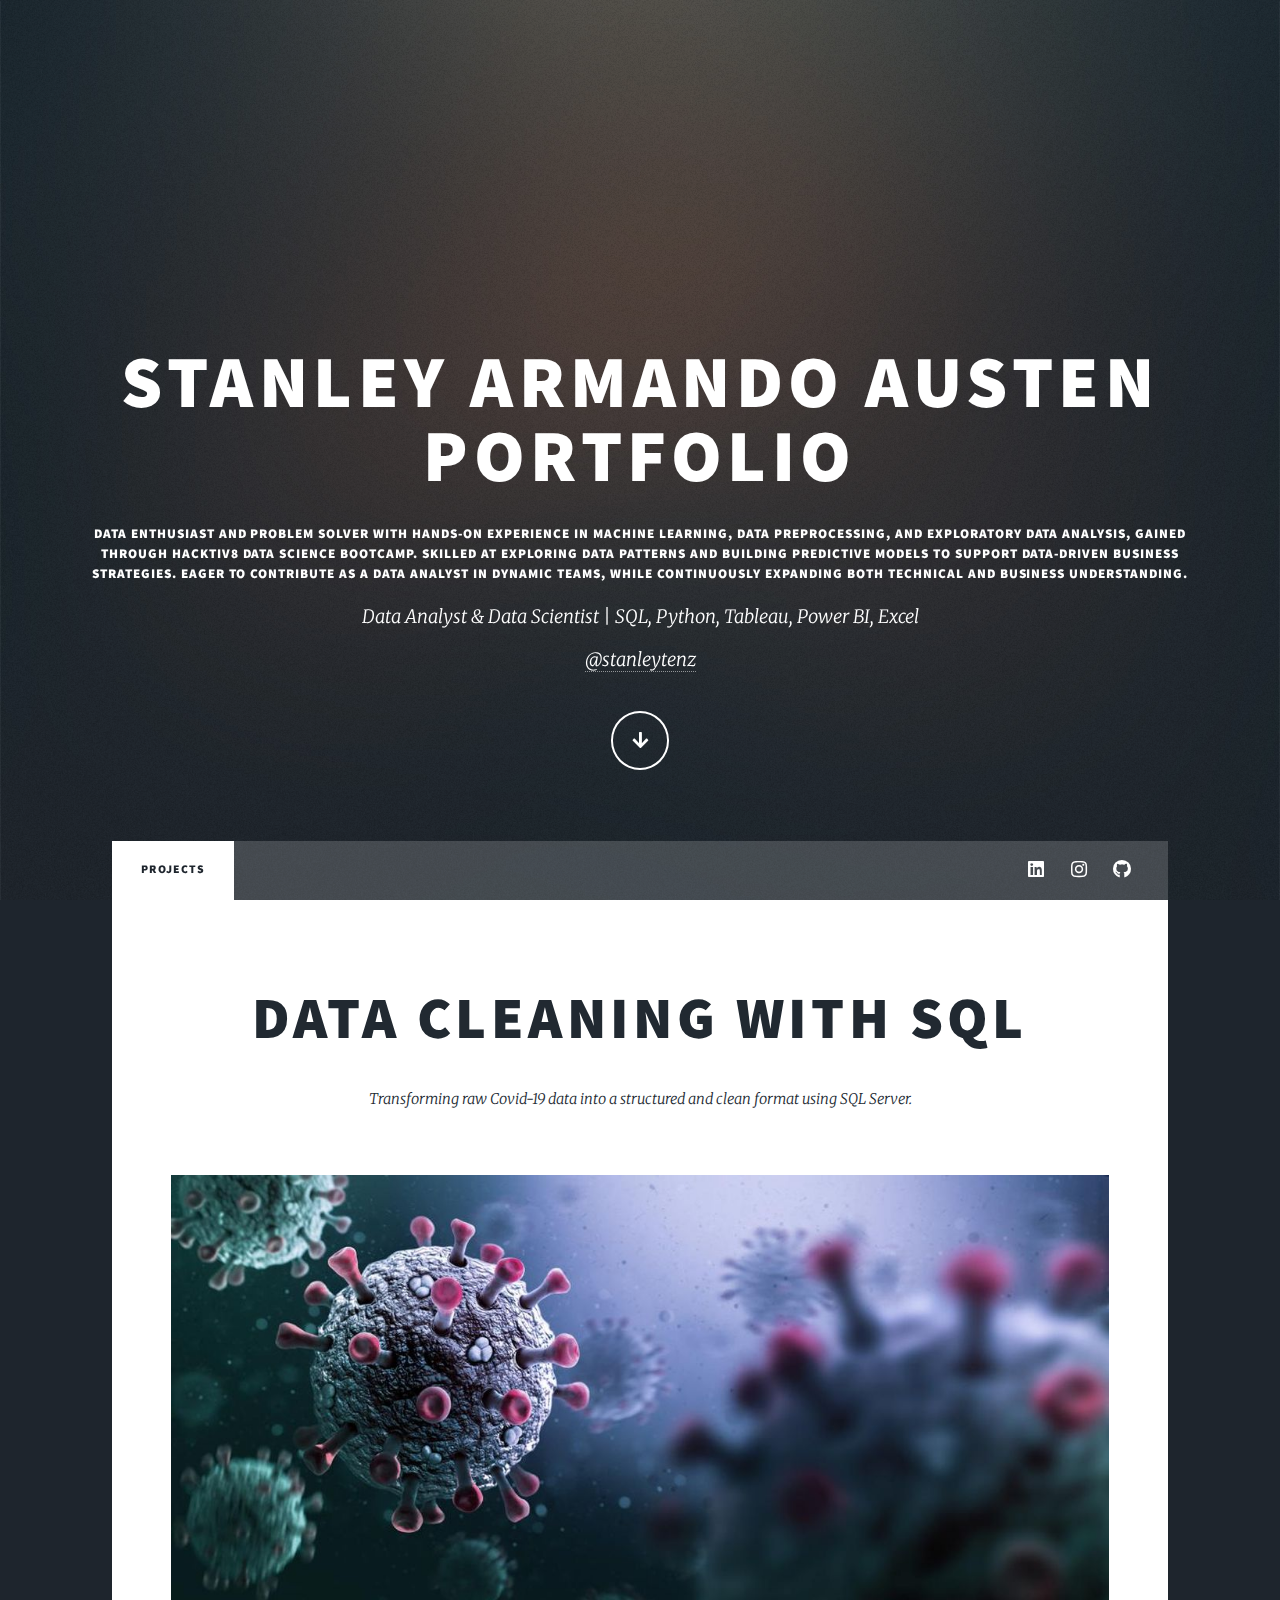
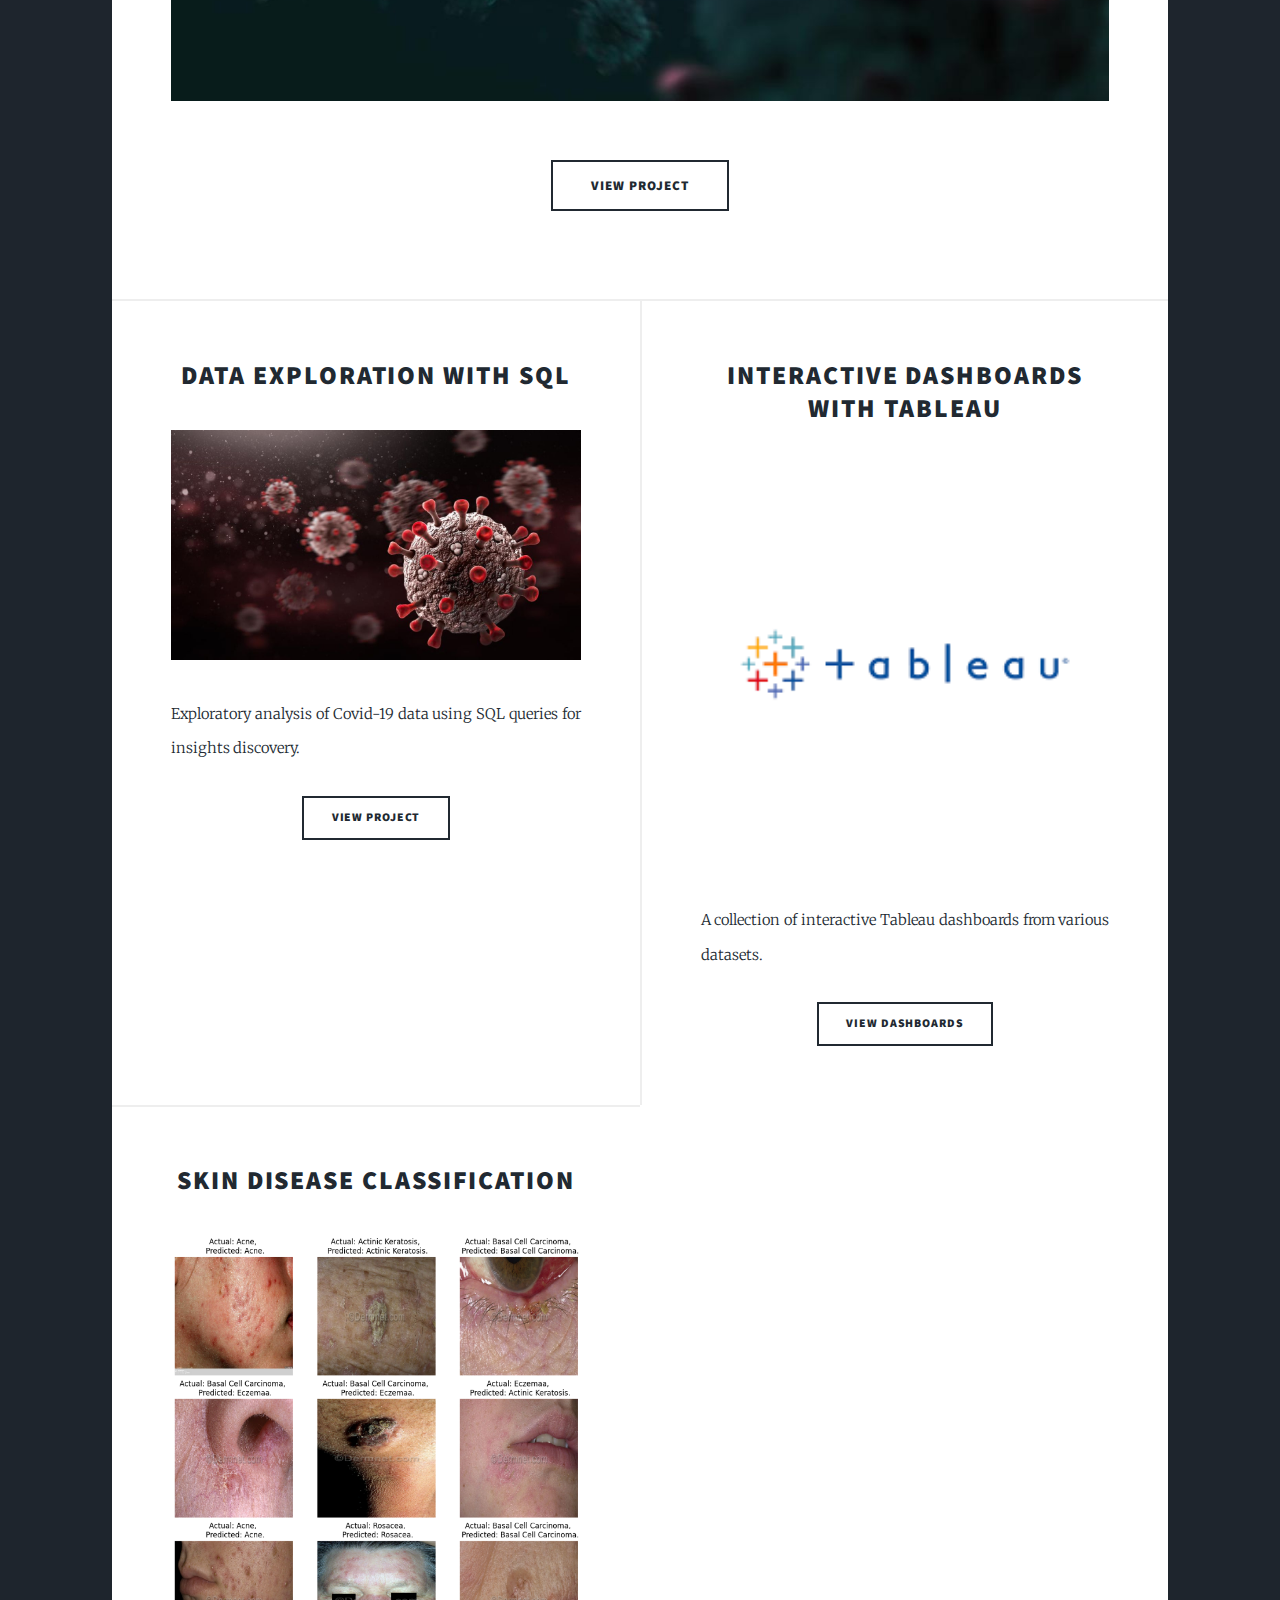
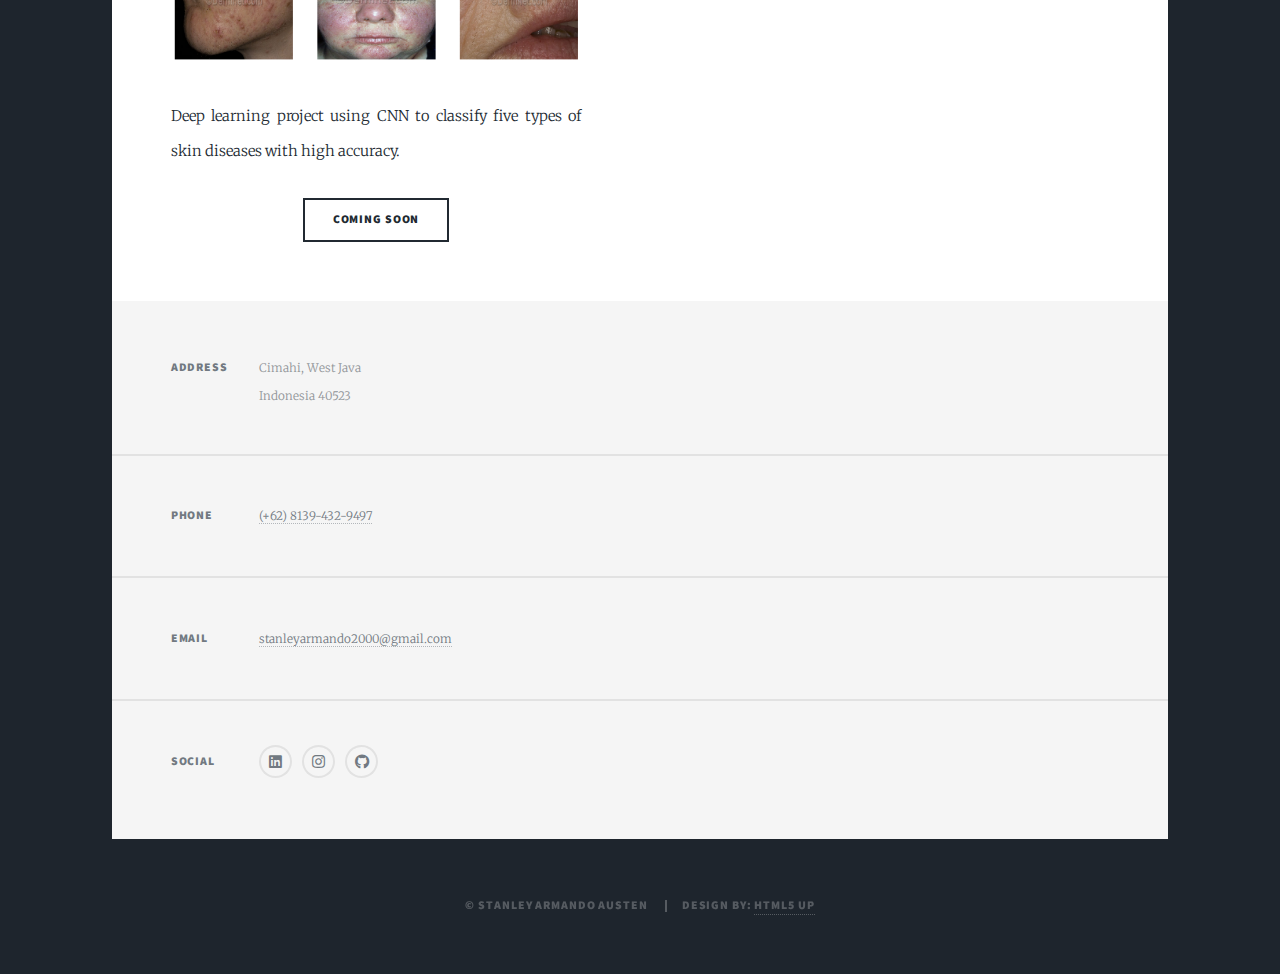
<file: index.html>
<!DOCTYPE HTML>
<html>
<head>
    <title>Stanley Armando Austen | Portfolio</title>
    <meta charset="utf-8" />
    <meta name="viewport" content="width=device-width, initial-scale=1, user-scalable=no" />
    <link rel="stylesheet" href="assets/css/main.css" />
    <noscript><link rel="stylesheet" href="assets/css/noscript.css" /></noscript>
</head>
<body class="is-preload">
    <div id="wrapper" class="fade-in">

        <!-- Intro -->
        <div id="intro">
            <h1>Stanley Armando Austen<br /> Portfolio</h1>
            <h5>Data enthusiast and problem solver with hands-on experience in machine learning, data preprocessing, and exploratory data analysis, gained through Hacktiv8 Data Science bootcamp. Skilled at exploring data patterns and building predictive models to support data-driven business strategies. Eager to contribute as a data analyst in dynamic teams, while continuously expanding both technical and business understanding.</h5>
            <p>Data Analyst & Data Scientist | SQL, Python, Tableau, Power BI, Excel<br />
                <a href="https://www.instagram.com/stanleytenz" target="_blank">@stanleytenz</a>
            </p>
            <ul class="actions">
                <li><a href="#header" class="button icon solid solo fa-arrow-down scrolly">Explore</a></li>
            </ul>
        </div>

        <!-- Header -->
        <header id="header">
            <a href="Resume_2.pdf" target="_blank" class="logo">Download CV</a>
        </header>

        <!-- Nav -->
        <nav id="nav">
            <ul class="links">
                <li class="active"><a href="index.html">Projects</a></li>
            </ul>
            <ul class="icons">
                <li><a href="https://www.linkedin.com/in/stanley-armando-45a039224/" class="icon brands alt fa-linkedin" target="_blank"><span class="label">LinkedIn</span></a></li>
                <li><a href="https://www.instagram.com/stanleytenz" class="icon brands alt fa-instagram" target="_blank"><span class="label">Instagram</span></a></li>
                <li><a href="https://github.com/stanleytenz" class="icon brands alt fa-github" target="_blank"><span class="label">GitHub</span></a></li>
            </ul>
        </nav>

        <!-- Main -->
        <div id="main">

            <!-- Featured Project -->
            <article class="post featured">
                <header class="major">
                    <h2><a href="#">Data Cleaning with SQL</a></h2>
                    <p>Transforming raw Covid-19 data into a structured and clean format using SQL Server.</p>
                </header>
                <a href="https://github.com/stanleytenz/Data-Cleaning-Project_1/blob/main/PROJECT%20%231%20Data%20Cleaning.sql" target="_blank" class="image main"><img src="images/covid19.jpeg" alt="Covid-19 Data Cleaning Project" /></a>
                <ul class="actions special">
                    <li><a href="https://github.com/stanleytenz/Data-Cleaning-Project_1" target="_blank" class="button large">View Project</a></li>
                </ul>
            </article>

            <!-- Other Projects -->
            <section class="posts">
                <article>
                    <header>
                        <h2><a href="#">Data Exploration with SQL</a></h2>
                    </header>
                    <a href="https://github.com/stanleytenz/Data-Exploration-Project_1" target="_blank" class="image fit"><img src="images/covid2.jpeg" alt="SQL Data Exploration" /></a>
                    <p>Exploratory analysis of Covid-19 data using SQL queries for insights discovery.</p>
                    <ul class="actions special">
                        <li><a href="https://github.com/stanleytenz/Data-Exploration-Project_1" target="_blank" class="button">View Project</a></li>
                    </ul>
                </article>
                <article>
                    <header>
                        <h2><a href="#">Interactive Dashboards with Tableau</a></h2>
                    </header>
                    <a href="https://public.tableau.com/app/profile/stanley.armando.austen/vizzes" target="_blank" class="image fit"><img src="images/tableau.png" alt="Tableau Dashboard" /></a>
                    <p>A collection of interactive Tableau dashboards from various datasets.</p>
                    <ul class="actions special">
                        <li><a href="https://public.tableau.com/app/profile/stanley.armando.austen/vizzes" target="_blank" class="button">View Dashboards</a></li>
                    </ul>
                </article>
                <article>
                    <header>
                        <h2><a href="#">Skin Disease Classification</a></h2>
                    </header>
                    <a href="#" class="image fit"><img src="images/vgg5.png" alt="Skin Disease Detection AI" /></a>
                    <p>Deep learning project using CNN to classify five types of skin diseases with high accuracy.</p>
                    <ul class="actions special">
                        <li><a href="#" class="button">Coming Soon</a></li>
                    </ul>
                </article>
            </section>

        </div>

        <!-- Footer -->
        <footer id="footer">
            <section class="split contact">
                <section class="alt">
                    <h3>Address</h3>
                    <p>Cimahi, West Java<br />Indonesia 40523</p>
                </section>
                <section>
                    <h3>Phone</h3>
                    <p><a href="tel:+6281394329497">(+62) 8139-432-9497</a></p>
                </section>
                <section>
                    <h3>Email</h3>
                    <p><a href="mailto:stanleyarmando2000@gmail.com">stanleyarmando2000@gmail.com</a></p>
                </section>
                <section>
                    <h3>Social</h3>
                    <ul class="icons alt">
                        <li><a href="https://www.linkedin.com/in/stanley-armando-45a039224/" class="icon brands alt fa-linkedin" target="_blank"><span class="label">LinkedIn</span></a></li>
                        <li><a href="https://www.instagram.com/stanleytenz" class="icon brands alt fa-instagram" target="_blank"><span class="label">Instagram</span></a></li>
                        <li><a href="https://github.com/stanleytenz" class="icon brands alt fa-github" target="_blank"><span class="label">GitHub</span></a></li>
                    </ul>
                </section>
            </section>
        </footer>

        <!-- Copyright -->
        <div id="copyright">
            <ul>
                <li>&copy; Stanley Armando Austen</li>
                <li>Design by: <a href="https://html5up.net" target="_blank">HTML5 UP</a></li>
            </ul>
        </div>

    </div>

    <!-- Scripts -->
    <script src="assets/js/jquery.min.js"></script>
    <script src="assets/js/jquery.scrollex.min.js"></script>
    <script src="assets/js/jquery.scrolly.min.js"></script>
    <script src="assets/js/browser.min.js"></script>
    <script src="assets/js/breakpoints.min.js"></script>
    <script src="assets/js/util.js"></script>
    <script src="assets/js/main.js"></script>
</body>
</html>
</file>
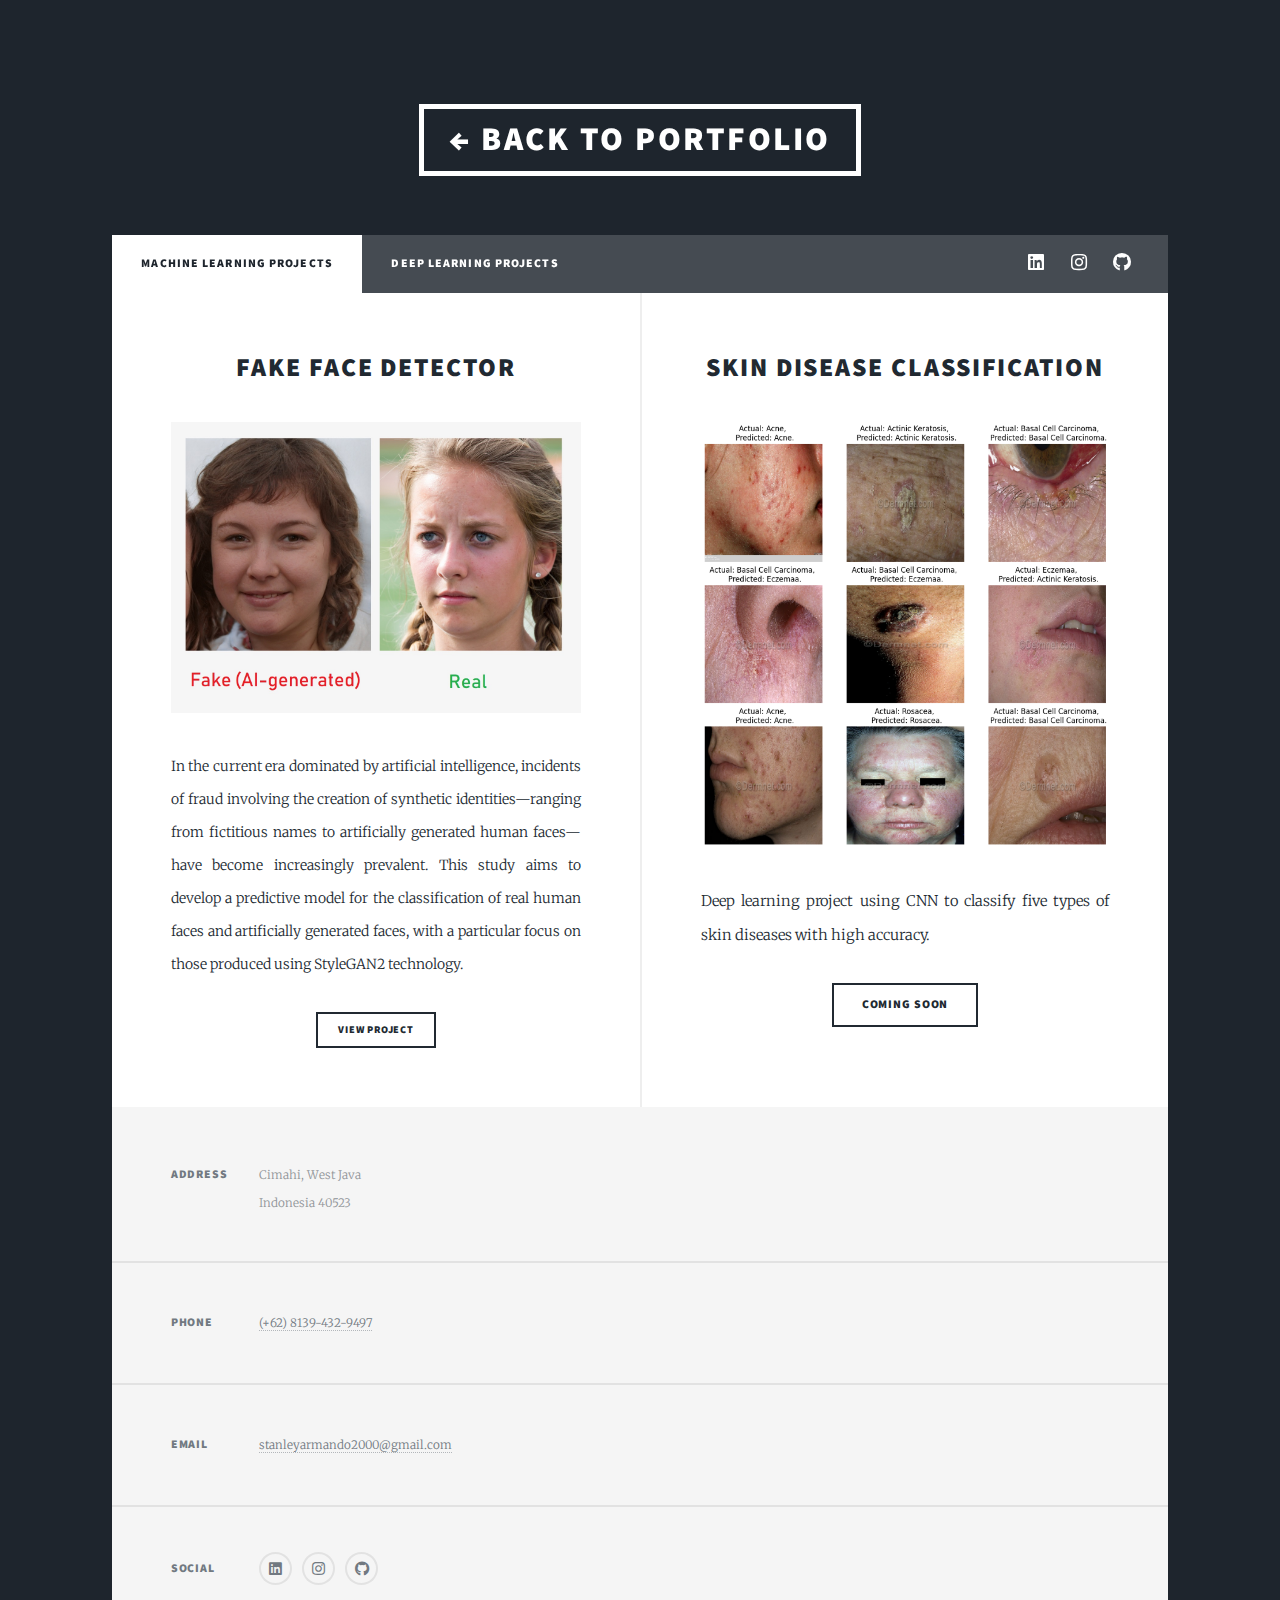
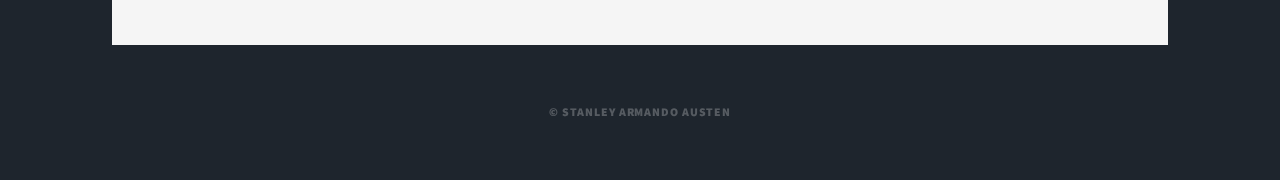
<file: deep-learning.html>
<!DOCTYPE HTML>
<html>
<head>
    <title>Deep Learning Projects | Stanley Armando Austen</title>
    <meta charset="utf-8" />
    <meta name="viewport" content="width=device-width, initial-scale=1, user-scalable=no" />
    <link rel="stylesheet" href="assets/css/main.css" />
    <noscript><link rel="stylesheet" href="assets/css/noscript.css" /></noscript>
</head>
<body class="is-preload">
    <div id="wrapper" class="fade-in">
        
        <!-- Header -->
        <header id="header">
            <a href="index.html" class="logo">← Back to Portfolio</a>
        </header>

        <!-- Nav -->
        <nav id="nav">
            <ul class="links">
                <li class="active"><a href="index.html">Machine Learning Projects</a></li>
                <li><a href="deep-learning.html">Deep Learning Projects</a></li>
            </ul>
            <ul class="icons">
                <li><a href="https://www.linkedin.com/in/stanley-armando-austen/" class="icon brands alt fa-linkedin" target="_blank"><span class="label">LinkedIn</span></a></li>
                <li><a href="https://www.instagram.com/stanleytenz" class="icon brands alt fa-instagram" target="_blank"><span class="label">Instagram</span></a></li>
                <li><a href="https://github.com/stanleytenz" class="icon brands alt fa-github" target="_blank"><span class="label">GitHub</span></a></li>
            </ul>
        </nav>

        <!-- Main -->
        <div id="main">
            <!-- Deep Learning Projects -->
            <section class="posts">
                <article class="article-card">
                    <header>
                        <h2><a href="#">Fake Face Detector</a></h2>
                    </header>
                    <a href="https://huggingface.co/spaces/stanleytenz/fake-face-detector" class="image fit" target="_blank">
                        <img src="images/fakefaces.jpg" alt="Fake Face Detector" style="width: 100%; height: auto;" />
                    </a>
                    <p style="font-size: 0.95rem;">
                        In the current era dominated by artificial intelligence, incidents of fraud involving the creation of synthetic identities—ranging from fictitious names to artificially generated human faces—have become increasingly prevalent. This study aims to develop a predictive model for the classification of real human faces and artificially generated faces, with a particular focus on those produced using StyleGAN2 technology.
                    </p>
                    <ul class="actions special">
                        <li><a href="https://huggingface.co/spaces/stanleytenz/fake-face-detector" class="button small" target="_blank">View Project</a></li>
                    </ul>
                </article>

                <article class="article-card">
                    <header>
                        <h2><a href="#">Skin Disease Classification</a></h2>
                    </header>
                    <a href="#" class="image fit">
                        <img src="images/vgg5.png" alt="Skin Disease Classification" />
                    </a>
                    <p>Deep learning project using CNN to classify five types of skin diseases with high accuracy.</p>
                    <ul class="actions special">
                        <li><a href="#" class="button">Coming Soon</a></li>
                    </ul>
                </article>
            </section>
        </div>

        <!-- Footer -->
        <footer id="footer">
            <section class="split contact">
                <section class="alt">
                    <h3>Address</h3>
                    <p>Cimahi, West Java<br />Indonesia 40523</p>
                </section>
                <section>
                    <h3>Phone</h3>
                    <p><a href="tel:+6281394329497">(+62) 8139-432-9497</a></p>
                </section>
                <section>
                    <h3>Email</h3>
                    <p><a href="mailto:stanleyarmando2000@gmail.com">stanleyarmando2000@gmail.com</a></p>
                </section>
                <section>
                    <h3>Social</h3>
                    <ul class="icons alt">
                        <li><a href="https://www.linkedin.com/in/stanley-armando-austen/" class="icon brands alt fa-linkedin" target="_blank"><span class="label">LinkedIn</span></a></li>
                        <li><a href="https://www.instagram.com/stanleytenz" class="icon brands alt fa-instagram" target="_blank"><span class="label">Instagram</span></a></li>
                        <li><a href="https://github.com/stanleytenz" class="icon brands alt fa-github" target="_blank"><span class="label">GitHub</span></a></li>
                    </ul>
                </section>
            </section>
        </footer>

        <!-- Copyright -->
        <div id="copyright">
            <ul><li>&copy; Stanley Armando Austen</li></ul>
        </div>
    </div>

    <!-- Scripts -->
    <script src="assets/js/jquery.min.js"></script>
    <script src="assets/js/browser.min.js"></script>
    <script src="assets/js/util.js"></script>
    <script src="assets/js/main.js"></script>
</body>
</html>
</file>
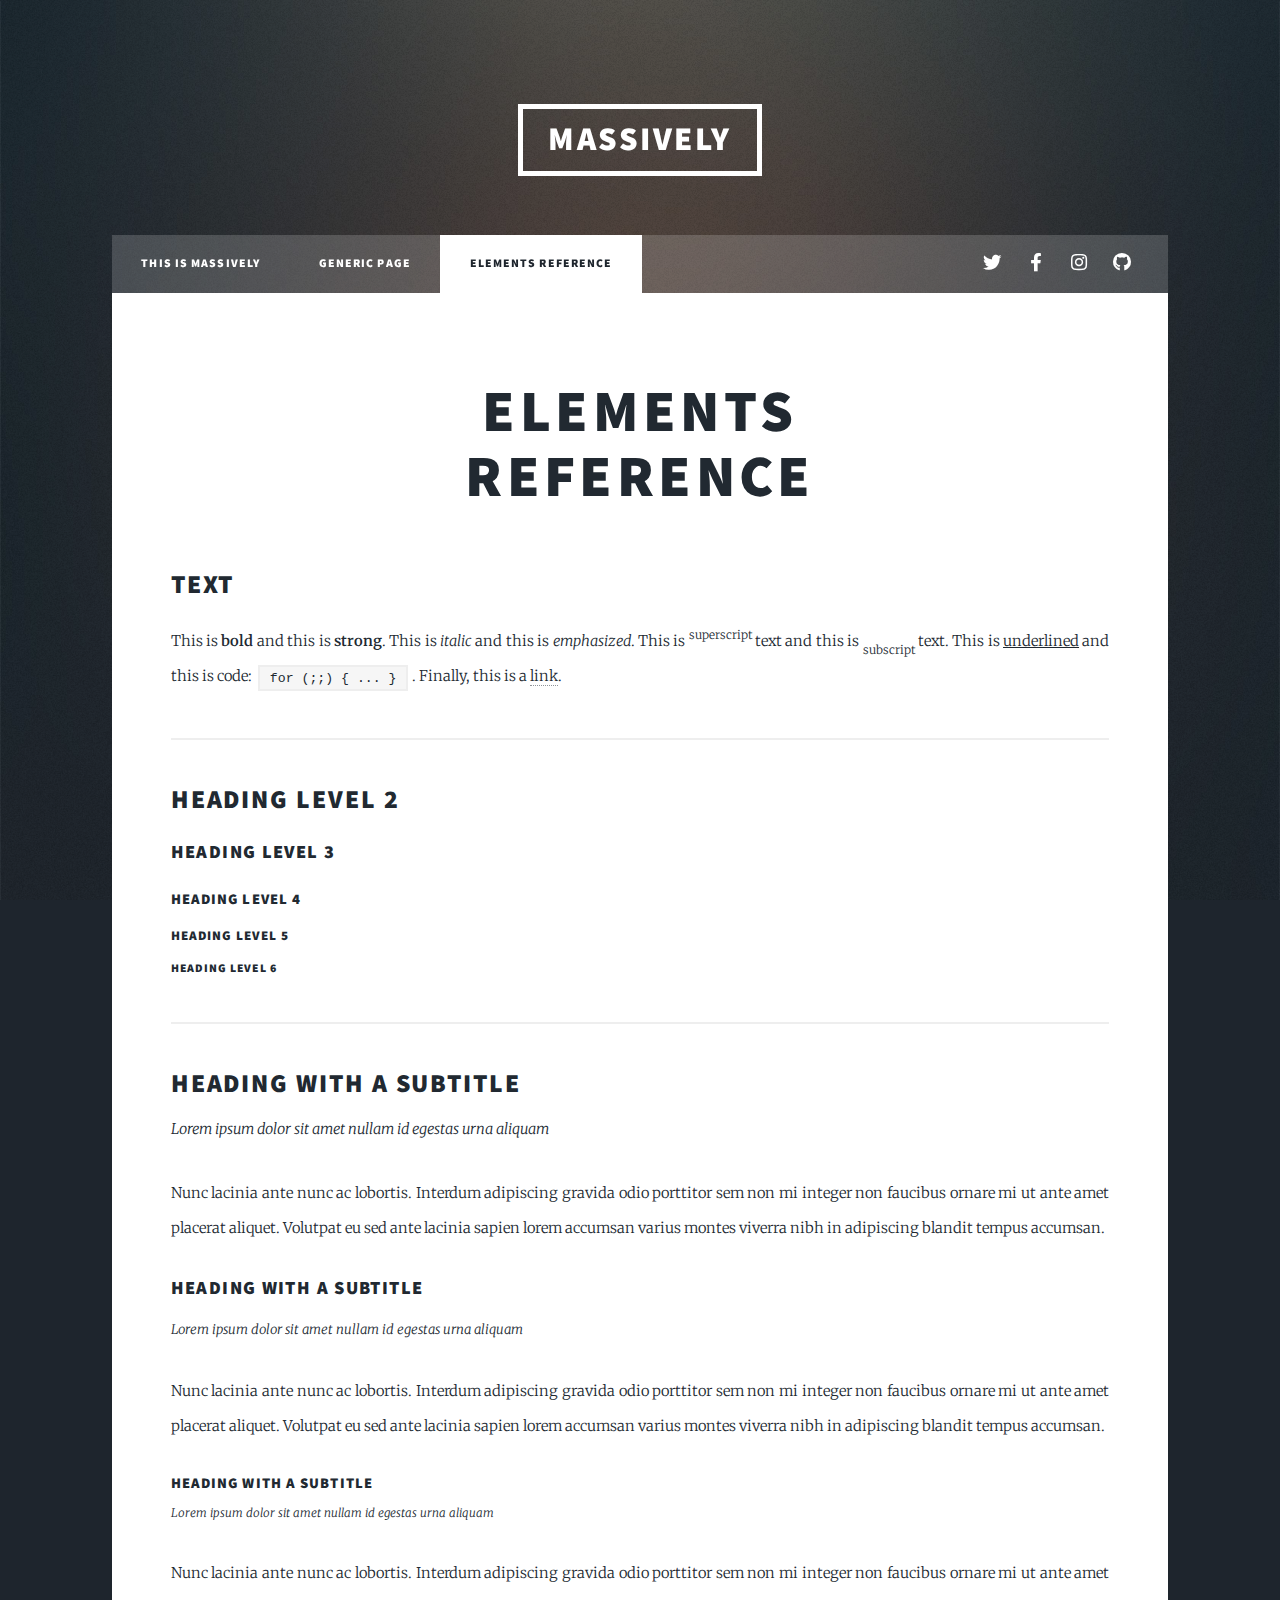
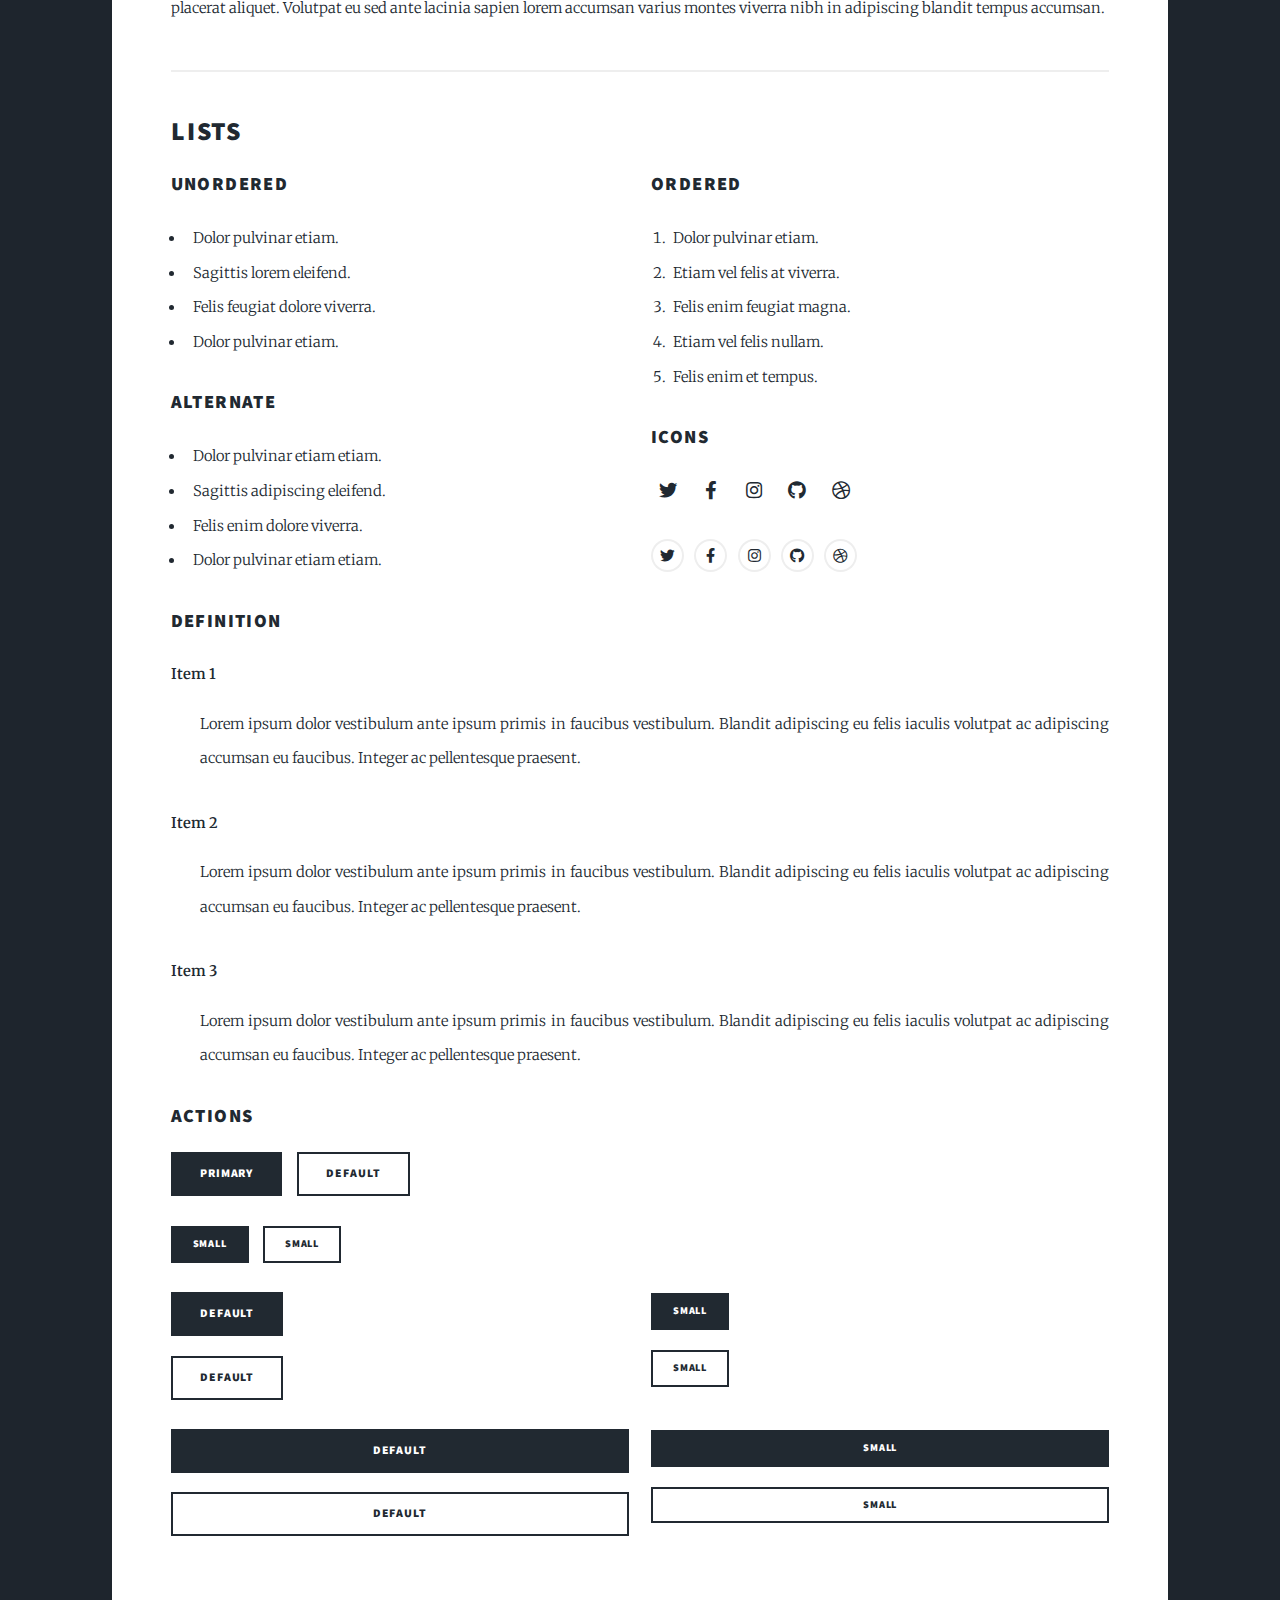
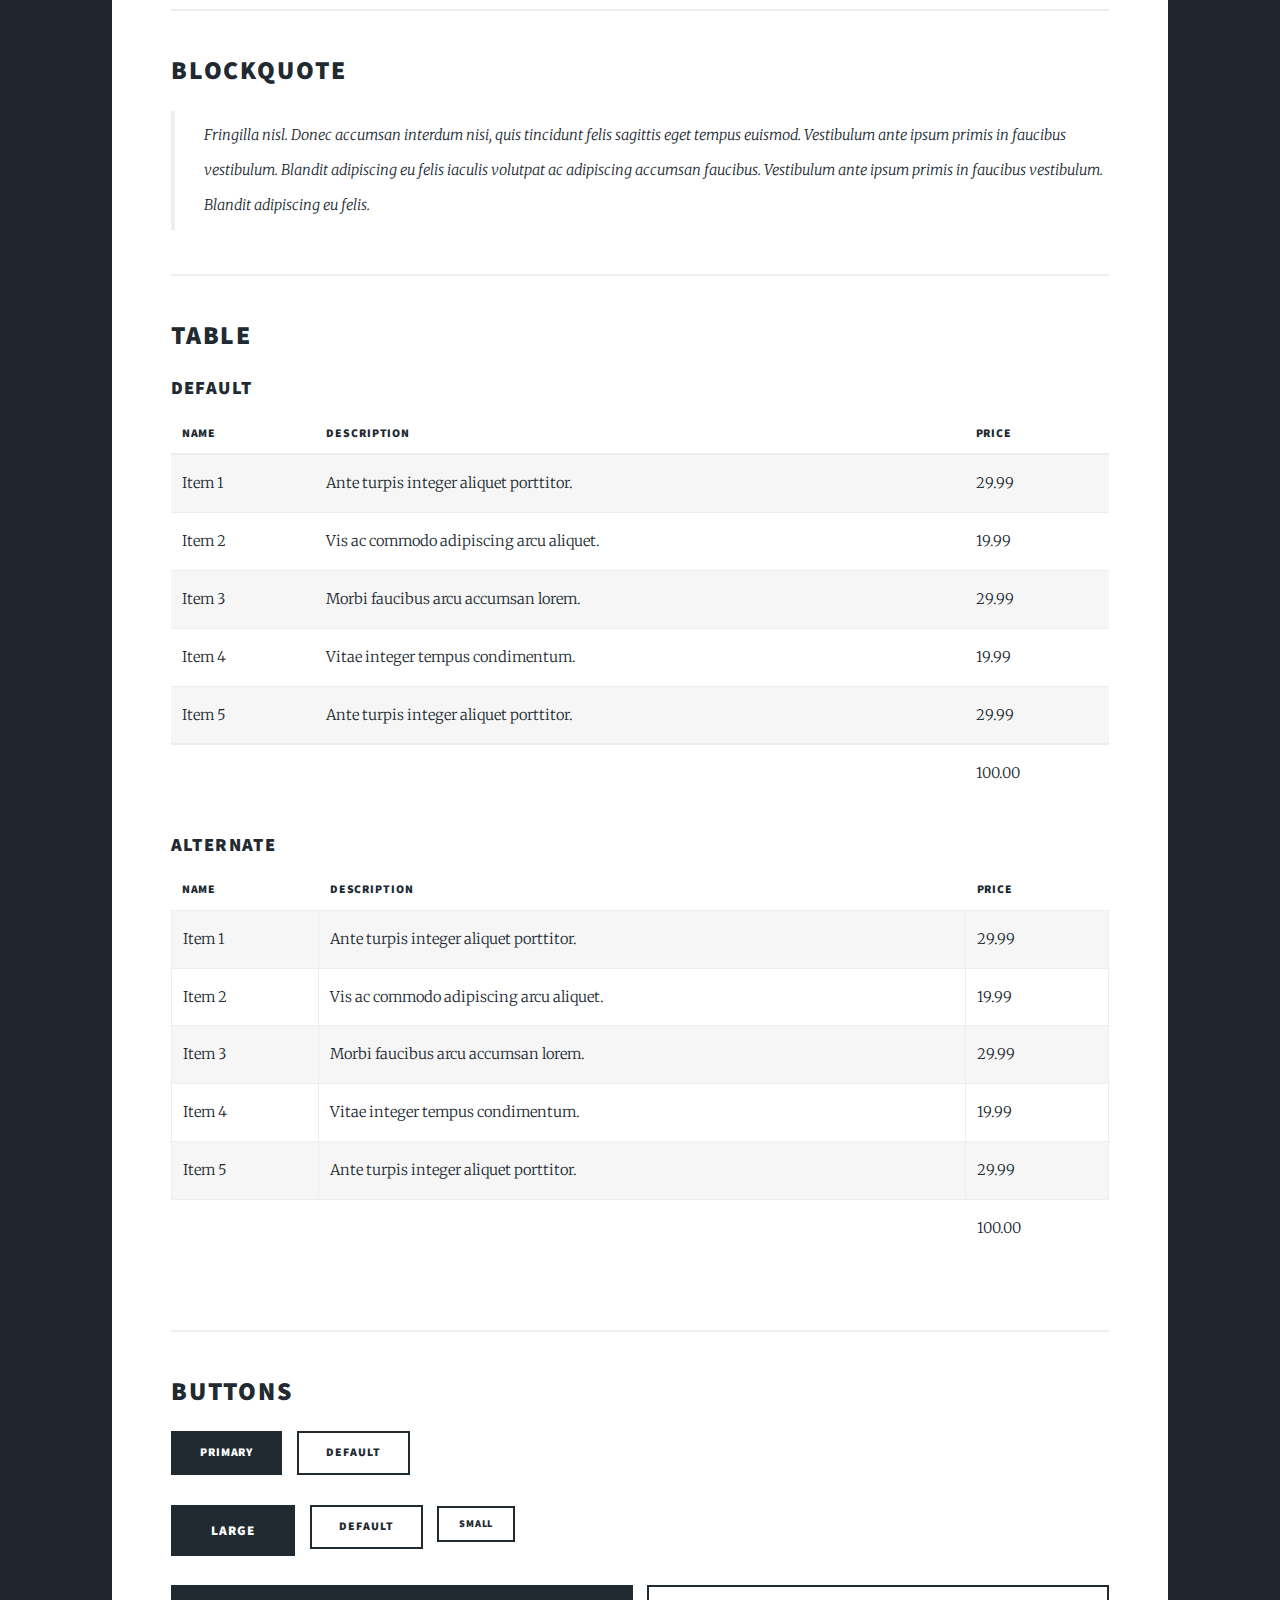
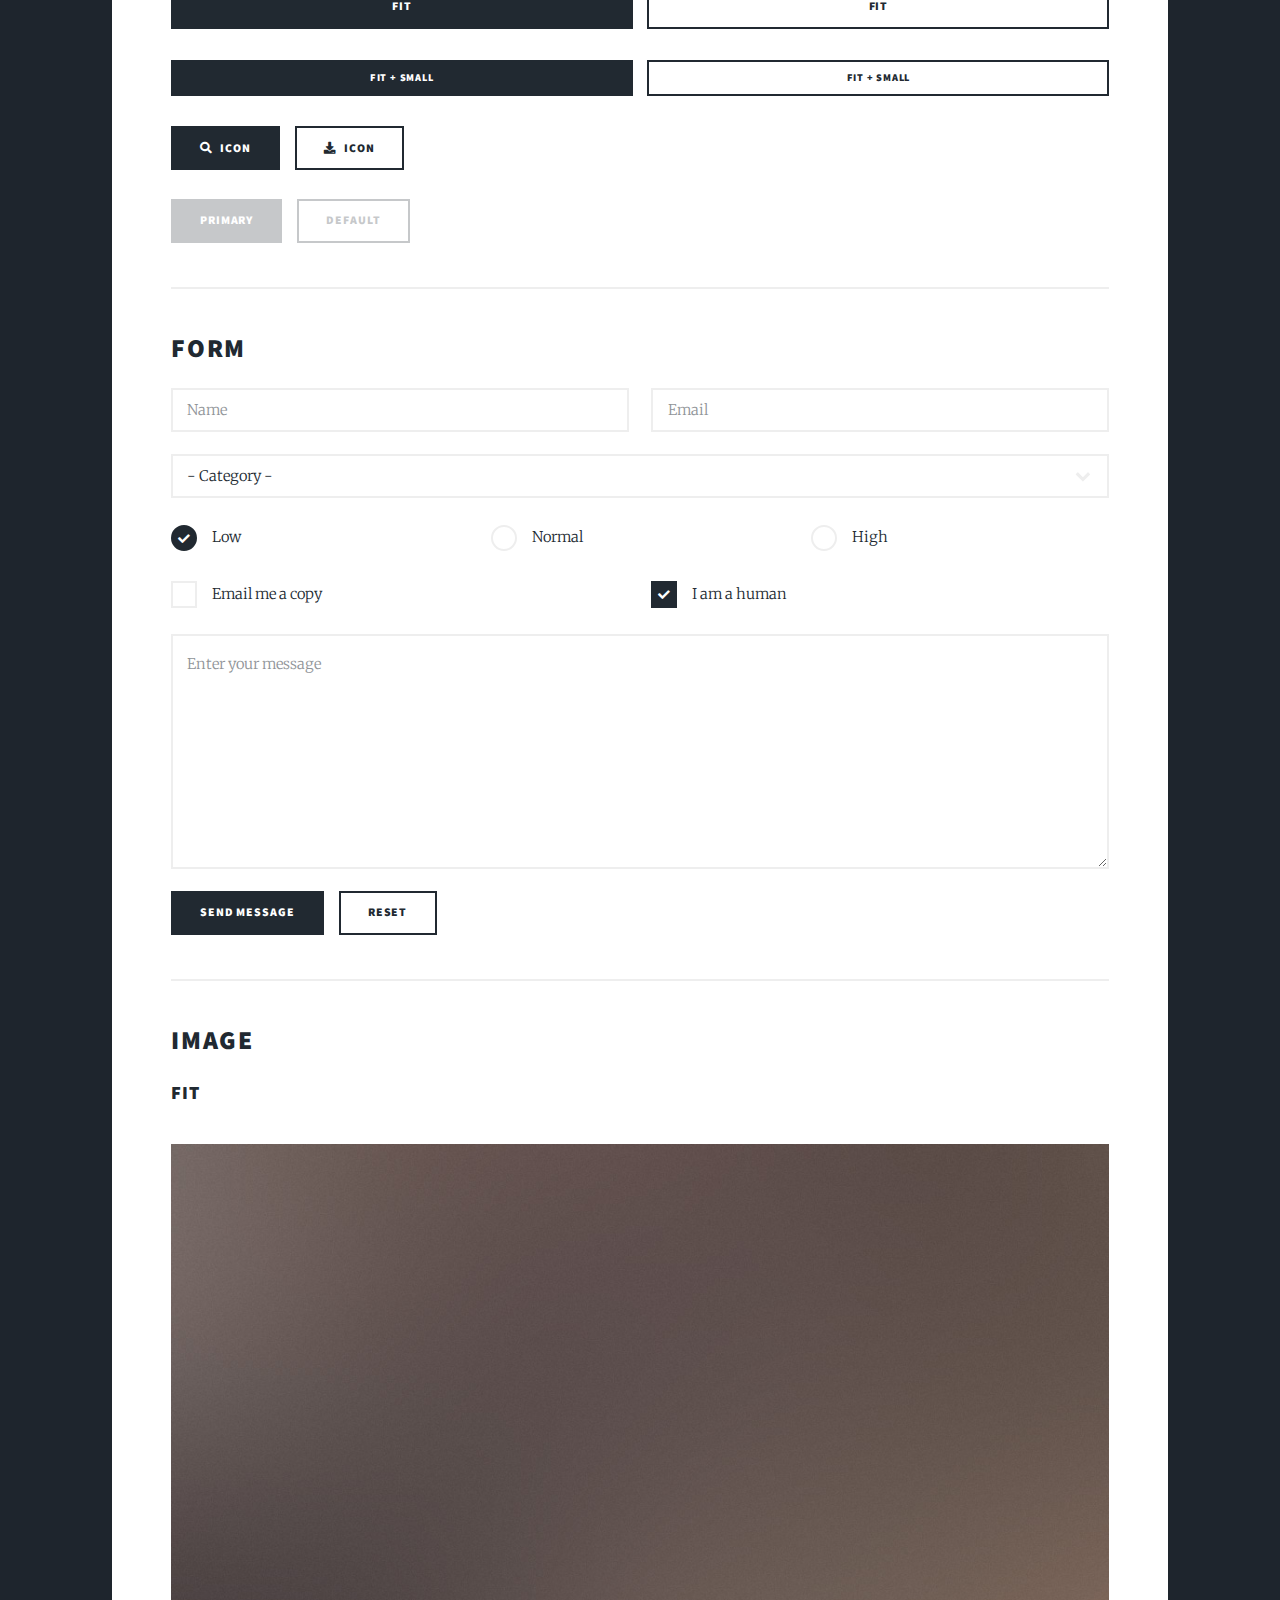
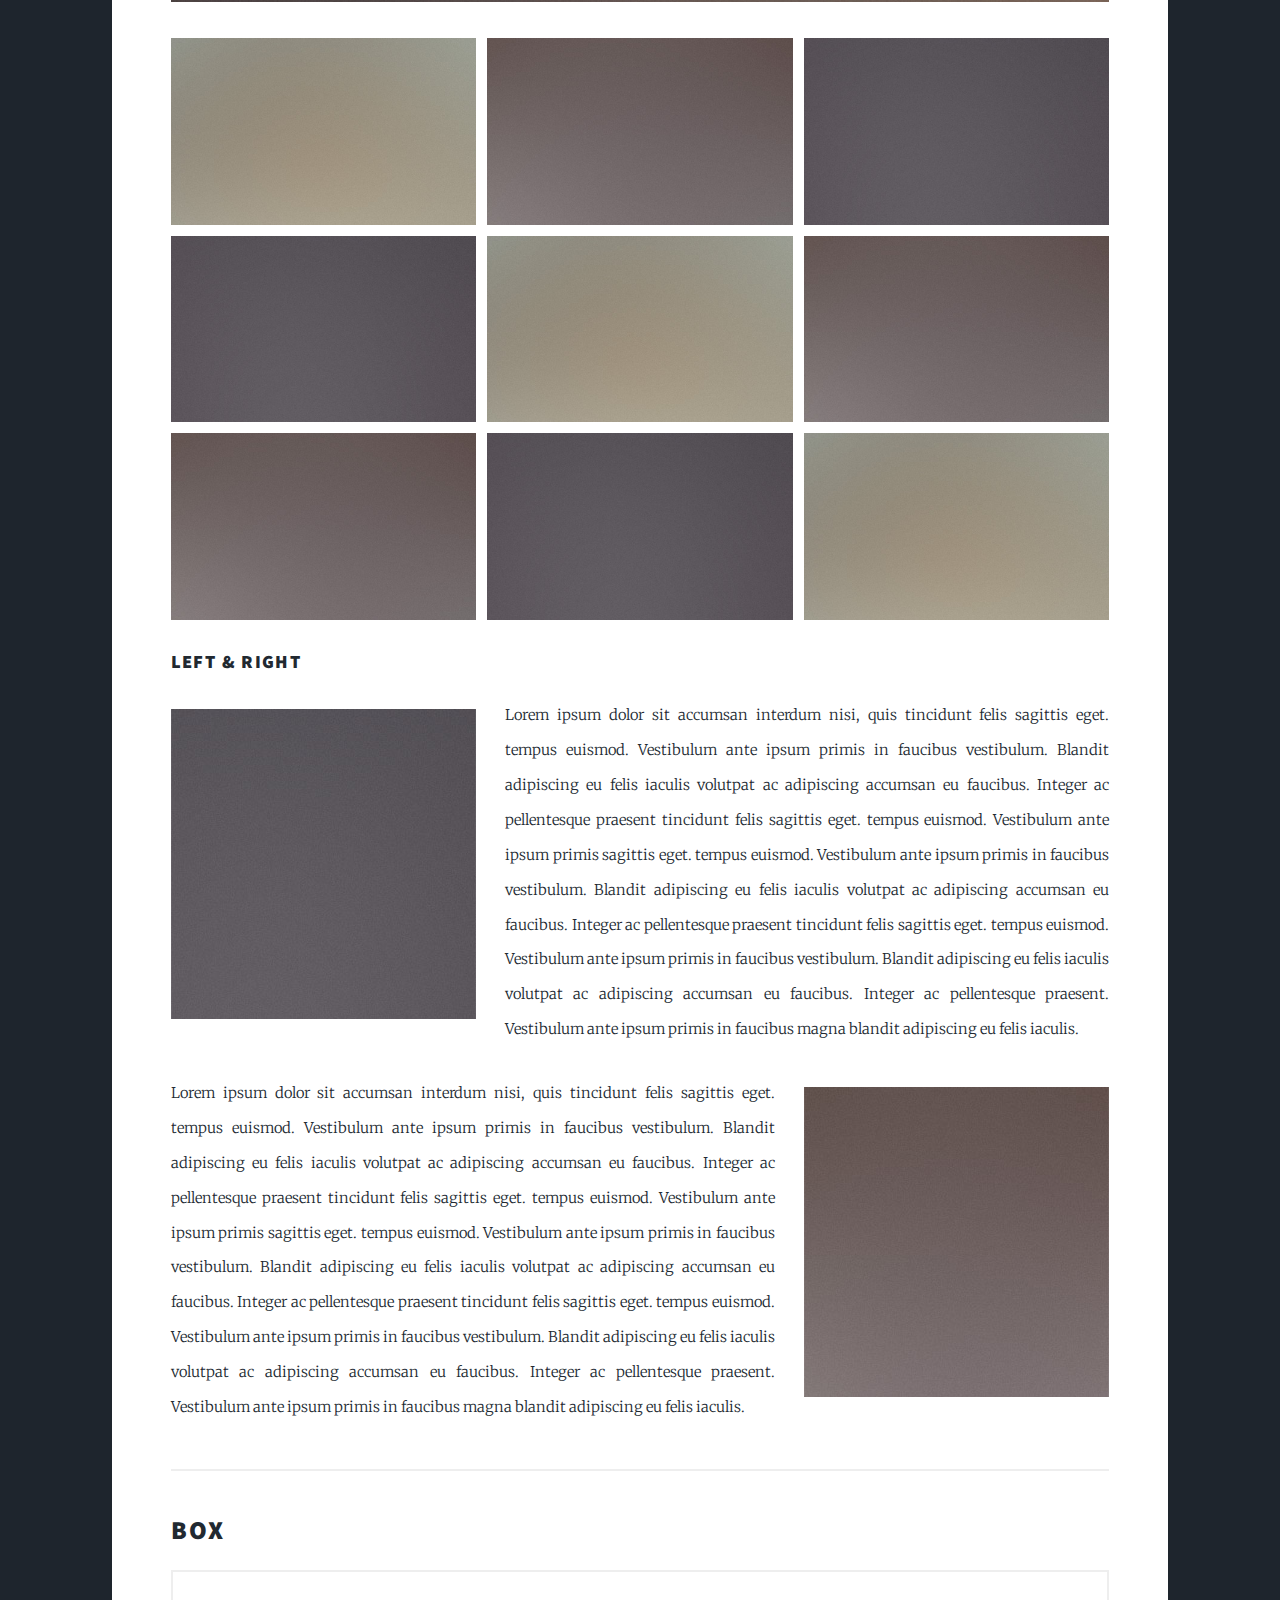
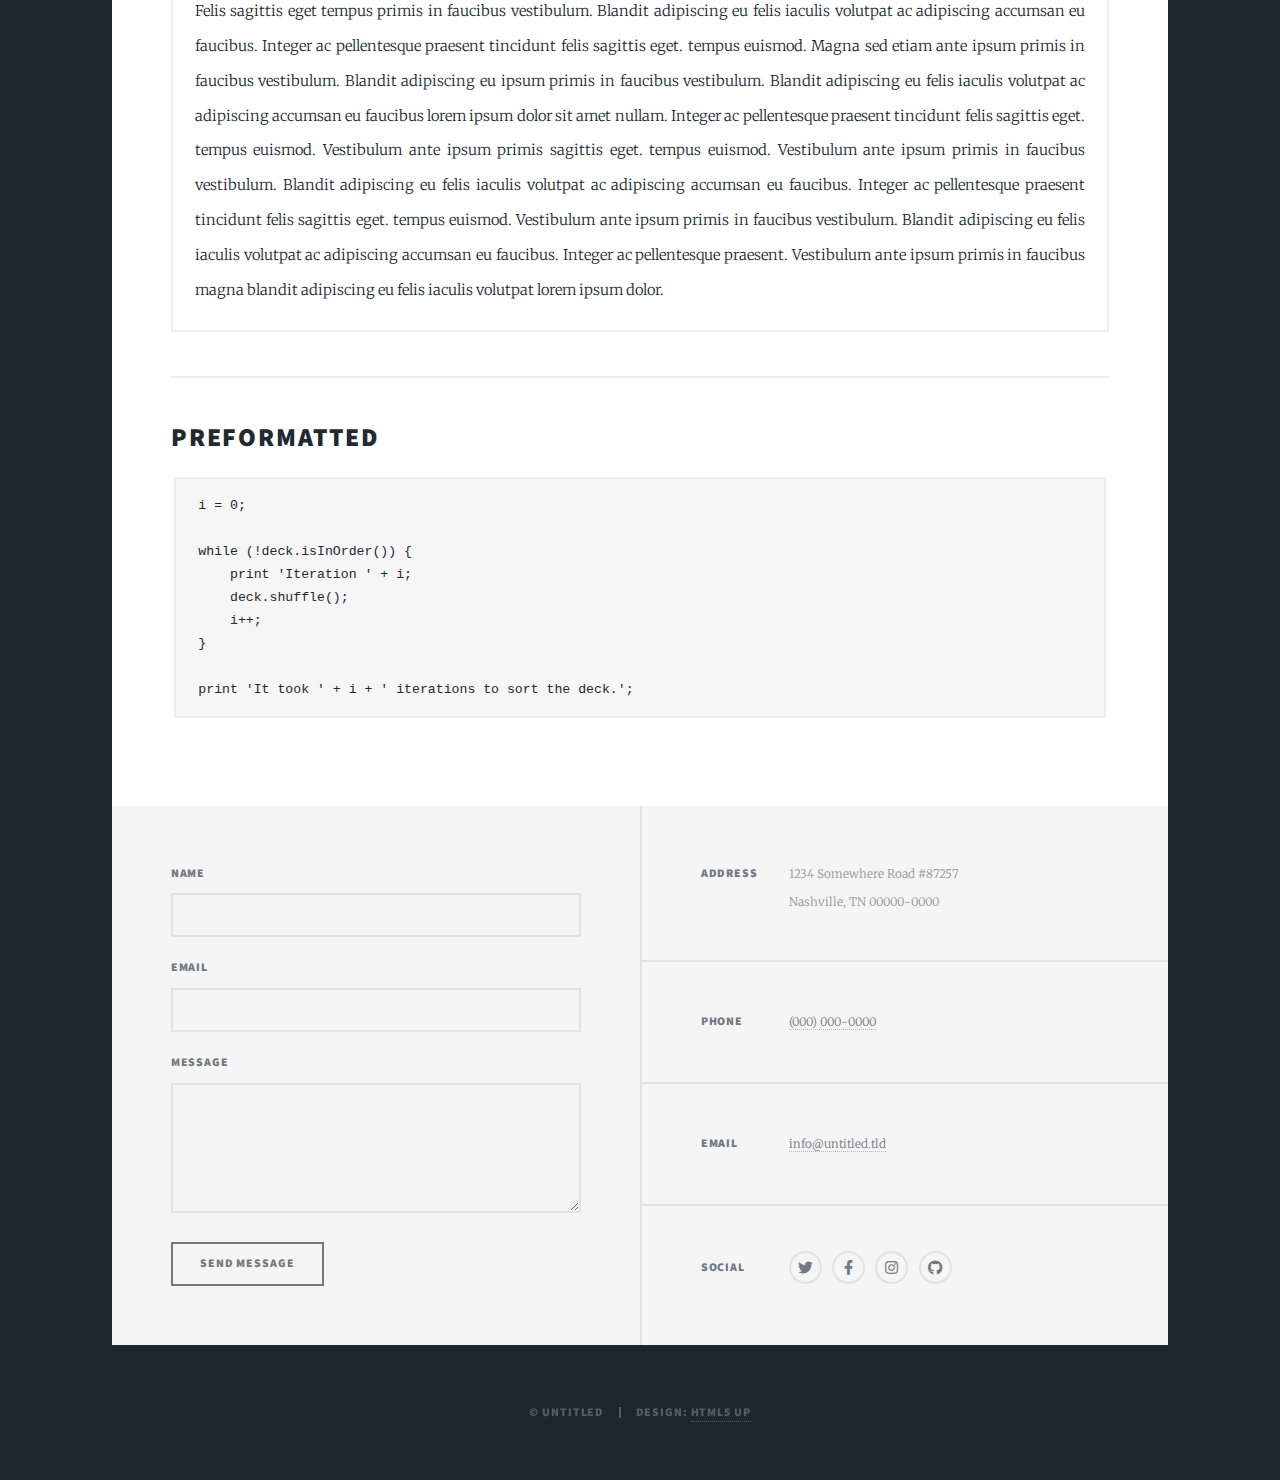
<file: elements.html>
<!DOCTYPE HTML>
<!--
	Massively by HTML5 UP
	html5up.net | @ajlkn
	Free for personal and commercial use under the CCA 3.0 license (html5up.net/license)
-->
<html>
	<head>
		<title>Elements Reference - Massively by HTML5 UP</title>
		<meta charset="utf-8" />
		<meta name="viewport" content="width=device-width, initial-scale=1, user-scalable=no" />
		<link rel="stylesheet" href="assets/css/main.css" />
		<noscript><link rel="stylesheet" href="assets/css/noscript.css" /></noscript>
	</head>
	<body class="is-preload">

		<!-- Wrapper -->
			<div id="wrapper">

				<!-- Header -->
					<header id="header">
						<a href="index.html" class="logo">Massively</a>
					</header>

				<!-- Nav -->
					<nav id="nav">
						<ul class="links">
							<li><a href="index.html">This is Massively</a></li>
							<li><a href="generic.html">Generic Page</a></li>
							<li class="active"><a href="elements.html">Elements Reference</a></li>
						</ul>
						<ul class="icons">
							<li><a href="#" class="icon brands fa-twitter"><span class="label">Twitter</span></a></li>
							<li><a href="#" class="icon brands fa-facebook-f"><span class="label">Facebook</span></a></li>
							<li><a href="#" class="icon brands fa-instagram"><span class="label">Instagram</span></a></li>
							<li><a href="#" class="icon brands fa-github"><span class="label">GitHub</span></a></li>
						</ul>
					</nav>

				<!-- Main -->
					<div id="main">

						<!-- Post -->
							<section class="post">
								<header class="major">
									<h1>Elements<br />
									Reference</h1>
								</header>

								<!-- Text stuff -->
									<h2>Text</h2>
									<p>This is <b>bold</b> and this is <strong>strong</strong>. This is <i>italic</i> and this is <em>emphasized</em>.
									This is <sup>superscript</sup> text and this is <sub>subscript</sub> text.
									This is <u>underlined</u> and this is code: <code>for (;;) { ... }</code>.
									Finally, this is a <a href="#">link</a>.</p>
									<hr />
									<h2>Heading Level 2</h2>
									<h3>Heading Level 3</h3>
									<h4>Heading Level 4</h4>
									<h5>Heading Level 5</h5>
									<h6>Heading Level 6</h6>
									<hr />
									<header>
										<h2>Heading with a Subtitle</h2>
										<p>Lorem ipsum dolor sit amet nullam id egestas urna aliquam</p>
									</header>
									<p>Nunc lacinia ante nunc ac lobortis. Interdum adipiscing gravida odio porttitor sem non mi integer non faucibus ornare mi ut ante amet placerat aliquet. Volutpat eu sed ante lacinia sapien lorem accumsan varius montes viverra nibh in adipiscing blandit tempus accumsan.</p>
									<header>
										<h3>Heading with a Subtitle</h3>
										<p>Lorem ipsum dolor sit amet nullam id egestas urna aliquam</p>
									</header>
									<p>Nunc lacinia ante nunc ac lobortis. Interdum adipiscing gravida odio porttitor sem non mi integer non faucibus ornare mi ut ante amet placerat aliquet. Volutpat eu sed ante lacinia sapien lorem accumsan varius montes viverra nibh in adipiscing blandit tempus accumsan.</p>
									<header>
										<h4>Heading with a Subtitle</h4>
										<p>Lorem ipsum dolor sit amet nullam id egestas urna aliquam</p>
									</header>
									<p>Nunc lacinia ante nunc ac lobortis. Interdum adipiscing gravida odio porttitor sem non mi integer non faucibus ornare mi ut ante amet placerat aliquet. Volutpat eu sed ante lacinia sapien lorem accumsan varius montes viverra nibh in adipiscing blandit tempus accumsan.</p>

									<hr />

								<!-- Lists -->
									<h2>Lists</h2>
									<div class="row">
										<div class="col-6 col-12-small">

											<h3>Unordered</h3>
											<ul>
												<li>Dolor pulvinar etiam.</li>
												<li>Sagittis lorem eleifend.</li>
												<li>Felis feugiat dolore viverra.</li>
												<li>Dolor pulvinar etiam.</li>
											</ul>

											<h3>Alternate</h3>
											<ul class="alt">
												<li>Dolor pulvinar etiam etiam.</li>
												<li>Sagittis adipiscing eleifend.</li>
												<li>Felis enim dolore viverra.</li>
												<li>Dolor pulvinar etiam etiam.</li>
											</ul>

										</div>
										<div class="col-6 col-12-small">

											<h3>Ordered</h3>
											<ol>
												<li>Dolor pulvinar etiam.</li>
												<li>Etiam vel felis at viverra.</li>
												<li>Felis enim feugiat magna.</li>
												<li>Etiam vel felis nullam.</li>
												<li>Felis enim et tempus.</li>
											</ol>

											<h3>Icons</h3>
											<ul class="icons">
												<li><a href="#" class="icon brands fa-twitter"><span class="label">Twitter</span></a></li>
												<li><a href="#" class="icon brands fa-facebook-f"><span class="label">Facebook</span></a></li>
												<li><a href="#" class="icon brands fa-instagram"><span class="label">Instagram</span></a></li>
												<li><a href="#" class="icon brands fa-github"><span class="label">Github</span></a></li>
												<li><a href="#" class="icon brands fa-dribbble"><span class="label">Dribbble</span></a></li>
											</ul>
											<ul class="icons alt">
												<li><a href="#" class="icon brands alt fa-twitter"><span class="label">Twitter</span></a></li>
												<li><a href="#" class="icon brands alt fa-facebook-f"><span class="label">Facebook</span></a></li>
												<li><a href="#" class="icon brands alt fa-instagram"><span class="label">Instagram</span></a></li>
												<li><a href="#" class="icon brands alt fa-github"><span class="label">Github</span></a></li>
												<li><a href="#" class="icon brands alt fa-dribbble"><span class="label">Dribbble</span></a></li>
											</ul>

										</div>
									</div>
									<h3>Definition</h3>
									<dl>
										<dt>Item 1</dt>
										<dd>
											<p>Lorem ipsum dolor vestibulum ante ipsum primis in faucibus vestibulum. Blandit adipiscing eu felis iaculis volutpat ac adipiscing accumsan eu faucibus. Integer ac pellentesque praesent.</p>
										</dd>
										<dt>Item 2</dt>
										<dd>
											<p>Lorem ipsum dolor vestibulum ante ipsum primis in faucibus vestibulum. Blandit adipiscing eu felis iaculis volutpat ac adipiscing accumsan eu faucibus. Integer ac pellentesque praesent.</p>
										</dd>
										<dt>Item 3</dt>
										<dd>
											<p>Lorem ipsum dolor vestibulum ante ipsum primis in faucibus vestibulum. Blandit adipiscing eu felis iaculis volutpat ac adipiscing accumsan eu faucibus. Integer ac pellentesque praesent.</p>
										</dd>
									</dl>

									<h3>Actions</h3>
									<ul class="actions">
										<li><a href="#" class="button primary">Primary</a></li>
										<li><a href="#" class="button">Default</a></li>
									</ul>
									<ul class="actions small">
										<li><a href="#" class="button primary small">Small</a></li>
										<li><a href="#" class="button small">Small</a></li>
									</ul>
									<div class="row">
										<div class="col-6 col-12-small">
											<ul class="actions stacked">
												<li><a href="#" class="button primary">Default</a></li>
												<li><a href="#" class="button">Default</a></li>
											</ul>
										</div>
										<div class="col-6 col-12-small">
											<ul class="actions stacked">
												<li><a href="#" class="button primary small">Small</a></li>
												<li><a href="#" class="button small">Small</a></li>
											</ul>
										</div>
									</div>
									<div class="row">
										<div class="col-6 col-12-small">
											<ul class="actions stacked">
												<li><a href="#" class="button primary fit">Default</a></li>
												<li><a href="#" class="button fit">Default</a></li>
											</ul>
										</div>
										<div class="col-6 col-12-small">
											<ul class="actions stacked">
												<li><a href="#" class="button primary small fit">Small</a></li>
												<li><a href="#" class="button small fit">Small</a></li>
											</ul>
										</div>
									</div>

									<hr />

								<!-- Blockquote -->
									<h2>Blockquote</h2>
									<blockquote>Fringilla nisl. Donec accumsan interdum nisi, quis tincidunt felis sagittis eget tempus euismod. Vestibulum ante ipsum primis in faucibus vestibulum. Blandit adipiscing eu felis iaculis volutpat ac adipiscing accumsan faucibus. Vestibulum ante ipsum primis in faucibus vestibulum. Blandit adipiscing eu felis.</blockquote>

									<hr />

								<!-- Table -->
									<h2>Table</h2>

									<h3>Default</h3>
									<div class="table-wrapper">
										<table>
											<thead>
												<tr>
													<th>Name</th>
													<th>Description</th>
													<th>Price</th>
												</tr>
											</thead>
											<tbody>
												<tr>
													<td>Item 1</td>
													<td>Ante turpis integer aliquet porttitor.</td>
													<td>29.99</td>
												</tr>
												<tr>
													<td>Item 2</td>
													<td>Vis ac commodo adipiscing arcu aliquet.</td>
													<td>19.99</td>
												</tr>
												<tr>
													<td>Item 3</td>
													<td> Morbi faucibus arcu accumsan lorem.</td>
													<td>29.99</td>
												</tr>
												<tr>
													<td>Item 4</td>
													<td>Vitae integer tempus condimentum.</td>
													<td>19.99</td>
												</tr>
												<tr>
													<td>Item 5</td>
													<td>Ante turpis integer aliquet porttitor.</td>
													<td>29.99</td>
												</tr>
											</tbody>
											<tfoot>
												<tr>
													<td colspan="2"></td>
													<td>100.00</td>
												</tr>
											</tfoot>
										</table>
									</div>

									<h3>Alternate</h3>
									<div class="table-wrapper">
										<table class="alt">
											<thead>
												<tr>
													<th>Name</th>
													<th>Description</th>
													<th>Price</th>
												</tr>
											</thead>
											<tbody>
												<tr>
													<td>Item 1</td>
													<td>Ante turpis integer aliquet porttitor.</td>
													<td>29.99</td>
												</tr>
												<tr>
													<td>Item 2</td>
													<td>Vis ac commodo adipiscing arcu aliquet.</td>
													<td>19.99</td>
												</tr>
												<tr>
													<td>Item 3</td>
													<td> Morbi faucibus arcu accumsan lorem.</td>
													<td>29.99</td>
												</tr>
												<tr>
													<td>Item 4</td>
													<td>Vitae integer tempus condimentum.</td>
													<td>19.99</td>
												</tr>
												<tr>
													<td>Item 5</td>
													<td>Ante turpis integer aliquet porttitor.</td>
													<td>29.99</td>
												</tr>
											</tbody>
											<tfoot>
												<tr>
													<td colspan="2"></td>
													<td>100.00</td>
												</tr>
											</tfoot>
										</table>
									</div>

									<hr />

								<!-- Buttons -->
									<h2>Buttons</h2>
									<ul class="actions">
										<li><a href="#" class="button primary">Primary</a></li>
										<li><a href="#" class="button">Default</a></li>
									</ul>
									<ul class="actions">
										<li><a href="#" class="button primary large">Large</a></li>
										<li><a href="#" class="button">Default</a></li>
										<li><a href="#" class="button small">Small</a></li>
									</ul>
									<ul class="actions fit">
										<li><a href="#" class="button primary fit">Fit</a></li>
										<li><a href="#" class="button fit">Fit</a></li>
									</ul>
									<ul class="actions fit small">
										<li><a href="#" class="button primary fit small">Fit + Small</a></li>
										<li><a href="#" class="button fit small">Fit + Small</a></li>
									</ul>
									<ul class="actions">
										<li><a href="#" class="button primary icon solid fa-search">Icon</a></li>
										<li><a href="#" class="button icon solid fa-download">Icon</a></li>
									</ul>
									<ul class="actions">
										<li><span class="button primary disabled">Primary</span></li>
										<li><span class="button disabled">Default</span></li>
									</ul>

									<hr />

								<!-- Form -->
									<h2>Form</h2>

									<form method="post" action="#">
										<div class="row gtr-uniform">
											<div class="col-6 col-12-xsmall">
												<input type="text" name="demo-name" id="demo-name" value="" placeholder="Name" />
											</div>
											<div class="col-6 col-12-xsmall">
												<input type="email" name="demo-email" id="demo-email" value="" placeholder="Email" />
											</div>
											<!-- Break -->
											<div class="col-12">
												<select name="demo-category" id="demo-category">
													<option value="">- Category -</option>
													<option value="1">Manufacturing</option>
													<option value="1">Shipping</option>
													<option value="1">Administration</option>
													<option value="1">Human Resources</option>
												</select>
											</div>
											<!-- Break -->
											<div class="col-4 col-12-small">
												<input type="radio" id="demo-priority-low" name="demo-priority" checked>
												<label for="demo-priority-low">Low</label>
											</div>
											<div class="col-4 col-12-small">
												<input type="radio" id="demo-priority-normal" name="demo-priority">
												<label for="demo-priority-normal">Normal</label>
											</div>
											<div class="col-4 col-12-small">
												<input type="radio" id="demo-priority-high" name="demo-priority">
												<label for="demo-priority-high">High</label>
											</div>
											<!-- Break -->
											<div class="col-6 col-12-small">
												<input type="checkbox" id="demo-copy" name="demo-copy">
												<label for="demo-copy">Email me a copy</label>
											</div>
											<div class="col-6 col-12-small">
												<input type="checkbox" id="demo-human" name="demo-human" checked>
												<label for="demo-human">I am a human</label>
											</div>
											<!-- Break -->
											<div class="col-12">
												<textarea name="demo-message" id="demo-message" placeholder="Enter your message" rows="6"></textarea>
											</div>
											<!-- Break -->
											<div class="col-12">
												<ul class="actions">
													<li><input type="submit" value="Send Message" class="primary" /></li>
													<li><input type="reset" value="Reset" /></li>
												</ul>
											</div>
										</div>
									</form>

									<hr />

								<!-- Image -->
									<h2>Image</h2>

									<h3>Fit</h3>
									<span class="image fit"><img src="images/pic01.jpg" alt="" /></span>
									<div class="box alt">
										<div class="row gtr-50 gtr-uniform">
											<div class="col-4"><span class="image fit"><img src="images/pic02.jpg" alt="" /></span></div>
											<div class="col-4"><span class="image fit"><img src="images/pic03.jpg" alt="" /></span></div>
											<div class="col-4"><span class="image fit"><img src="images/pic04.jpg" alt="" /></span></div>
											<!-- Break -->
											<div class="col-4"><span class="image fit"><img src="images/pic04.jpg" alt="" /></span></div>
											<div class="col-4"><span class="image fit"><img src="images/pic02.jpg" alt="" /></span></div>
											<div class="col-4"><span class="image fit"><img src="images/pic03.jpg" alt="" /></span></div>
											<!-- Break -->
											<div class="col-4"><span class="image fit"><img src="images/pic03.jpg" alt="" /></span></div>
											<div class="col-4"><span class="image fit"><img src="images/pic04.jpg" alt="" /></span></div>
											<div class="col-4"><span class="image fit"><img src="images/pic02.jpg" alt="" /></span></div>
										</div>
									</div>

									<h3>Left &amp; Right</h3>
									<p><span class="image left"><img src="images/pic08.jpg" alt="" /></span>Lorem ipsum dolor sit accumsan interdum nisi, quis tincidunt felis sagittis eget. tempus euismod. Vestibulum ante ipsum primis in faucibus vestibulum. Blandit adipiscing eu felis iaculis volutpat ac adipiscing accumsan eu faucibus. Integer ac pellentesque praesent tincidunt felis sagittis eget. tempus euismod. Vestibulum ante ipsum primis sagittis eget. tempus euismod. Vestibulum ante ipsum primis in faucibus vestibulum. Blandit adipiscing eu felis iaculis volutpat ac adipiscing accumsan eu faucibus. Integer ac pellentesque praesent tincidunt felis sagittis eget. tempus euismod. Vestibulum ante ipsum primis in faucibus vestibulum. Blandit adipiscing eu felis iaculis volutpat ac adipiscing accumsan eu faucibus. Integer ac pellentesque praesent. Vestibulum ante ipsum primis in faucibus magna blandit adipiscing eu felis iaculis.</p>
									<p><span class="image right"><img src="images/pic09.jpg" alt="" /></span>Lorem ipsum dolor sit accumsan interdum nisi, quis tincidunt felis sagittis eget. tempus euismod. Vestibulum ante ipsum primis in faucibus vestibulum. Blandit adipiscing eu felis iaculis volutpat ac adipiscing accumsan eu faucibus. Integer ac pellentesque praesent tincidunt felis sagittis eget. tempus euismod. Vestibulum ante ipsum primis sagittis eget. tempus euismod. Vestibulum ante ipsum primis in faucibus vestibulum. Blandit adipiscing eu felis iaculis volutpat ac adipiscing accumsan eu faucibus. Integer ac pellentesque praesent tincidunt felis sagittis eget. tempus euismod. Vestibulum ante ipsum primis in faucibus vestibulum. Blandit adipiscing eu felis iaculis volutpat ac adipiscing accumsan eu faucibus. Integer ac pellentesque praesent. Vestibulum ante ipsum primis in faucibus magna blandit adipiscing eu felis iaculis.</p>

									<hr />

								<!-- Box -->
									<h2>Box</h2>
									<div class="box">
										<p>Felis sagittis eget tempus primis in faucibus vestibulum. Blandit adipiscing eu felis iaculis volutpat ac adipiscing accumsan eu faucibus. Integer ac pellentesque praesent tincidunt felis sagittis eget. tempus euismod. Magna sed etiam ante ipsum primis in faucibus vestibulum. Blandit adipiscing eu ipsum primis in faucibus vestibulum. Blandit adipiscing eu felis iaculis volutpat ac adipiscing accumsan eu faucibus lorem ipsum dolor sit amet nullam. Integer ac pellentesque praesent tincidunt felis sagittis eget. tempus euismod. Vestibulum ante ipsum primis sagittis eget. tempus euismod. Vestibulum ante ipsum primis in faucibus vestibulum. Blandit adipiscing eu felis iaculis volutpat ac adipiscing accumsan eu faucibus. Integer ac pellentesque praesent tincidunt felis sagittis eget. tempus euismod. Vestibulum ante ipsum primis in faucibus vestibulum. Blandit adipiscing eu felis iaculis volutpat ac adipiscing accumsan eu faucibus. Integer ac pellentesque praesent. Vestibulum ante ipsum primis in faucibus magna blandit adipiscing eu felis iaculis volutpat lorem ipsum dolor.</p>
									</div>

									<hr />

								<!-- Preformatted Code -->
									<h2>Preformatted</h2>
									<pre><code>i = 0;

while (!deck.isInOrder()) {
    print 'Iteration ' + i;
    deck.shuffle();
    i++;
}

print 'It took ' + i + ' iterations to sort the deck.';
</code></pre>

							</section>

					</div>

				<!-- Footer -->
					<footer id="footer">
						<section>
							<form method="post" action="#">
								<div class="fields">
									<div class="field">
										<label for="name">Name</label>
										<input type="text" name="name" id="name" />
									</div>
									<div class="field">
										<label for="email">Email</label>
										<input type="text" name="email" id="email" />
									</div>
									<div class="field">
										<label for="message">Message</label>
										<textarea name="message" id="message" rows="3"></textarea>
									</div>
								</div>
								<ul class="actions">
									<li><input type="submit" value="Send Message" /></li>
								</ul>
							</form>
						</section>
						<section class="split contact">
							<section class="alt">
								<h3>Address</h3>
								<p>1234 Somewhere Road #87257<br />
								Nashville, TN 00000-0000</p>
							</section>
							<section>
								<h3>Phone</h3>
								<p><a href="#">(000) 000-0000</a></p>
							</section>
							<section>
								<h3>Email</h3>
								<p><a href="#">info@untitled.tld</a></p>
							</section>
							<section>
								<h3>Social</h3>
								<ul class="icons alt">
									<li><a href="#" class="icon brands alt fa-twitter"><span class="label">Twitter</span></a></li>
									<li><a href="#" class="icon brands alt fa-facebook-f"><span class="label">Facebook</span></a></li>
									<li><a href="#" class="icon brands alt fa-instagram"><span class="label">Instagram</span></a></li>
									<li><a href="#" class="icon brands alt fa-github"><span class="label">GitHub</span></a></li>
								</ul>
							</section>
						</section>
					</footer>

				<!-- Copyright -->
					<div id="copyright">
						<ul><li>&copy; Untitled</li><li>Design: <a href="https://html5up.net">HTML5 UP</a></li></ul>
					</div>

			</div>

		<!-- Scripts -->
			<script src="assets/js/jquery.min.js"></script>
			<script src="assets/js/jquery.scrollex.min.js"></script>
			<script src="assets/js/jquery.scrolly.min.js"></script>
			<script src="assets/js/browser.min.js"></script>
			<script src="assets/js/breakpoints.min.js"></script>
			<script src="assets/js/util.js"></script>
			<script src="assets/js/main.js"></script>

	</body>
</html>
</file>
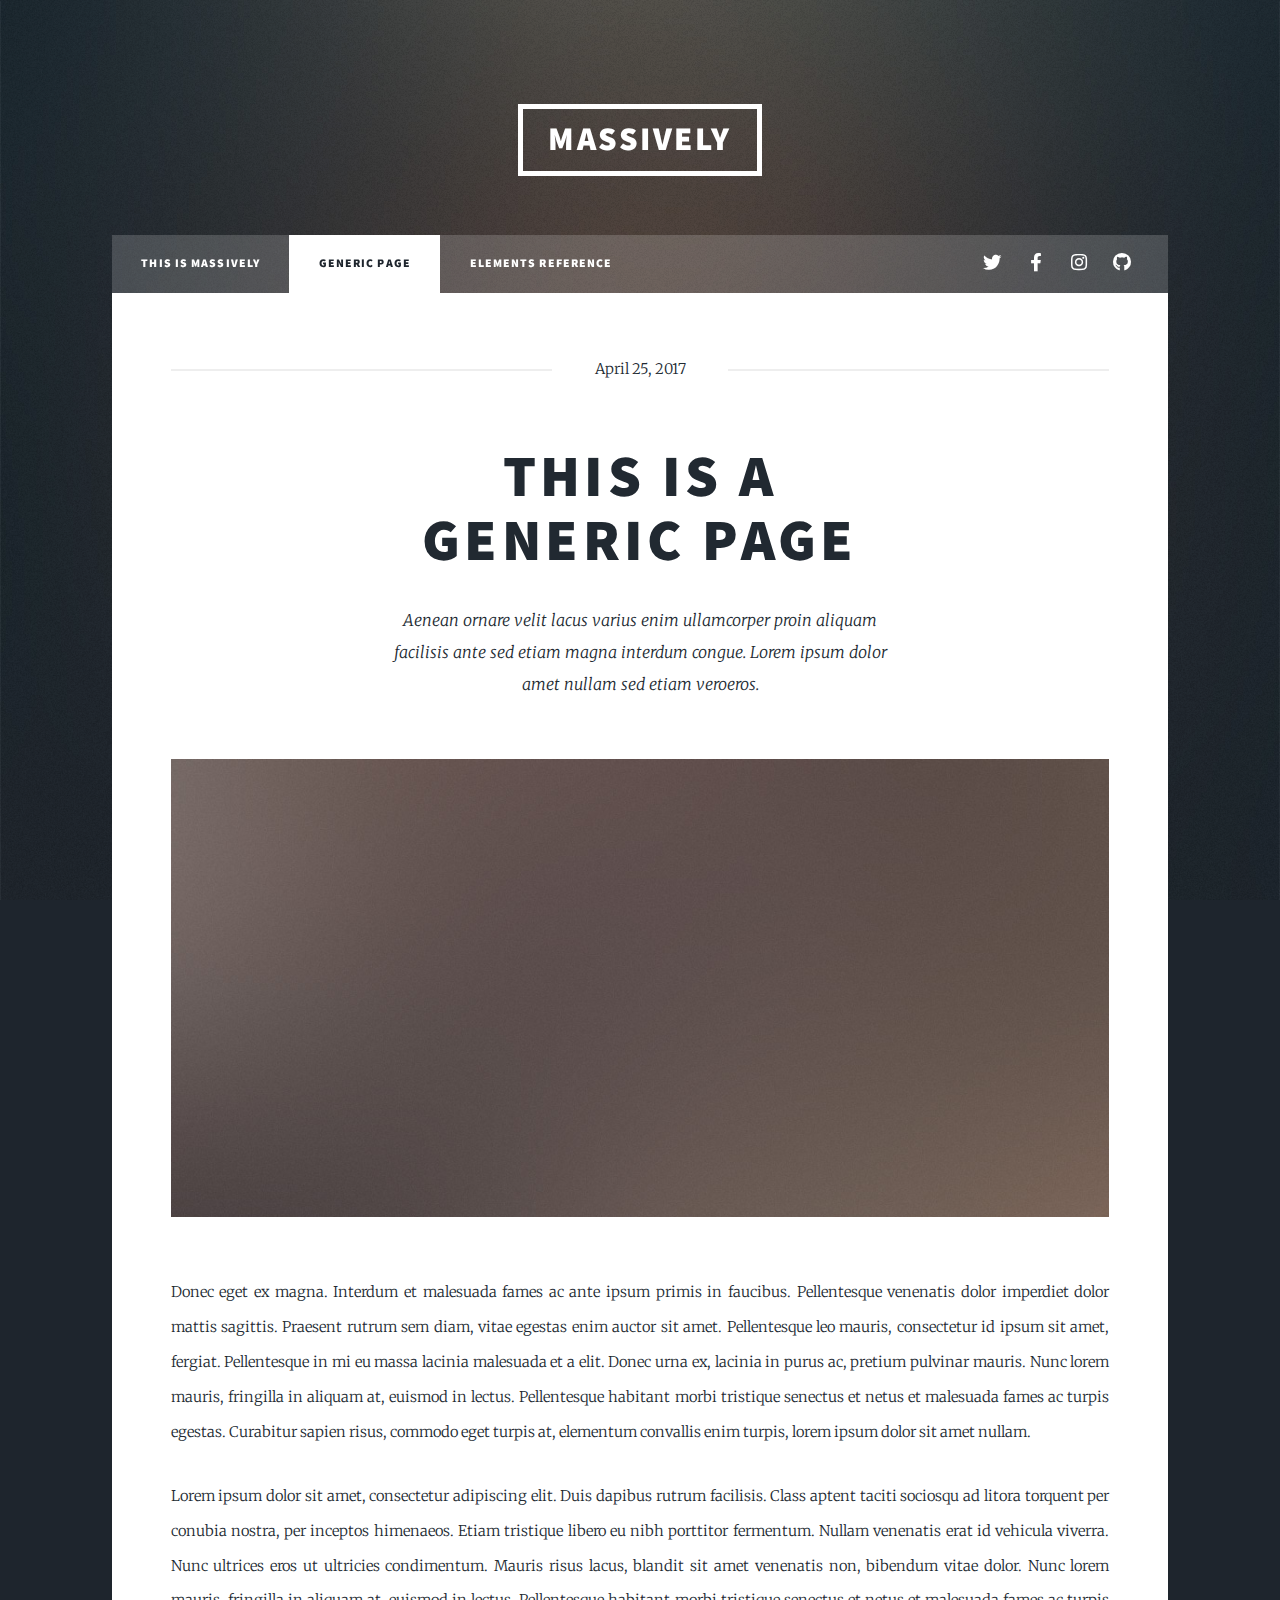
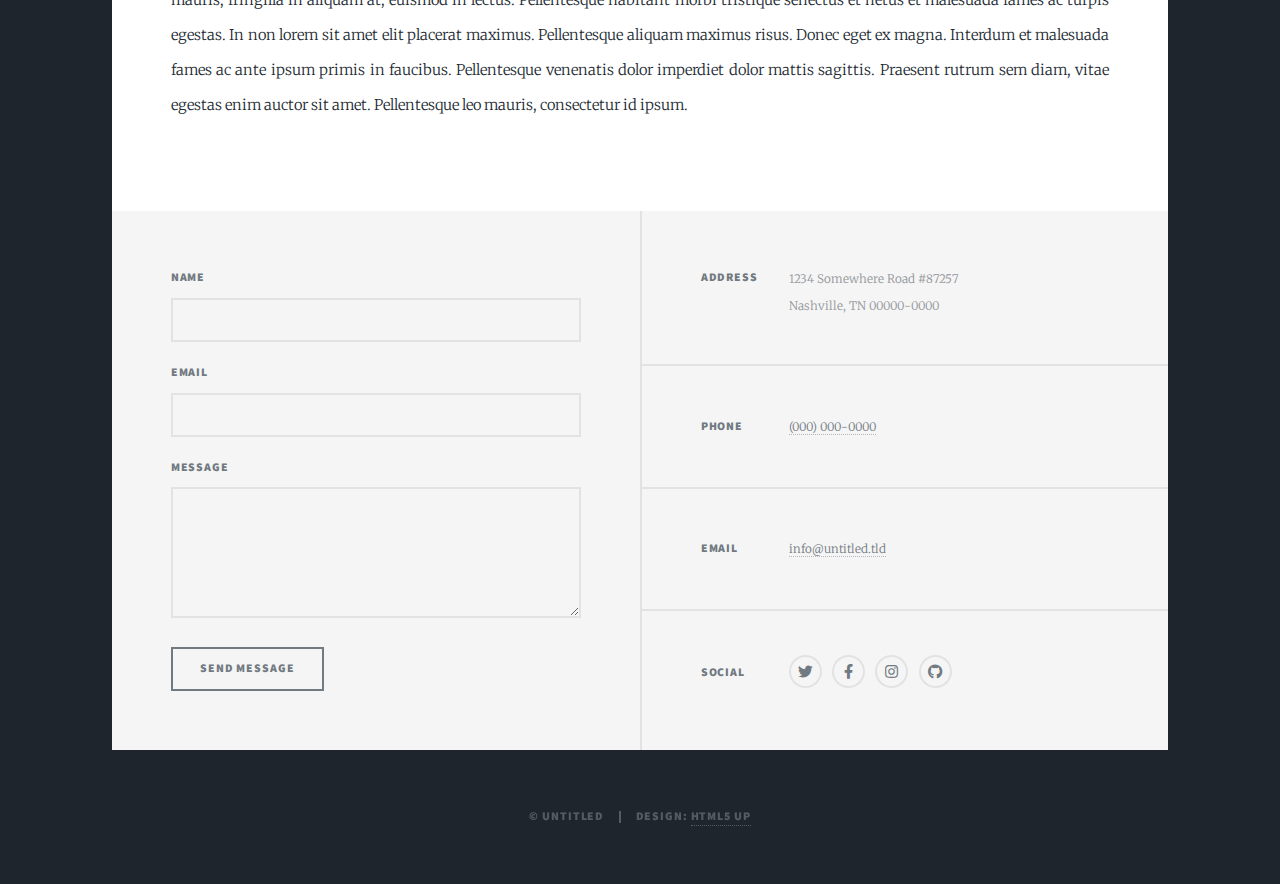
<file: generic.html>
<!DOCTYPE HTML>
<!--
	Massively by HTML5 UP
	html5up.net | @ajlkn
	Free for personal and commercial use under the CCA 3.0 license (html5up.net/license)
-->
<html>
	<head>
		<title>Generic Page - Massively by HTML5 UP</title>
		<meta charset="utf-8" />
		<meta name="viewport" content="width=device-width, initial-scale=1, user-scalable=no" />
		<link rel="stylesheet" href="assets/css/main.css" />
		<noscript><link rel="stylesheet" href="assets/css/noscript.css" /></noscript>
	</head>
	<body class="is-preload">

		<!-- Wrapper -->
			<div id="wrapper">

				<!-- Header -->
					<header id="header">
						<a href="index.html" class="logo">Massively</a>
					</header>

				<!-- Nav -->
					<nav id="nav">
						<ul class="links">
							<li><a href="index.html">This is Massively</a></li>
							<li class="active"><a href="generic.html">Generic Page</a></li>
							<li><a href="elements.html">Elements Reference</a></li>
						</ul>
						<ul class="icons">
							<li><a href="#" class="icon brands fa-twitter"><span class="label">Twitter</span></a></li>
							<li><a href="#" class="icon brands fa-facebook-f"><span class="label">Facebook</span></a></li>
							<li><a href="#" class="icon brands fa-instagram"><span class="label">Instagram</span></a></li>
							<li><a href="#" class="icon brands fa-github"><span class="label">GitHub</span></a></li>
						</ul>
					</nav>

				<!-- Main -->
					<div id="main">

						<!-- Post -->
							<section class="post">
								<header class="major">
									<span class="date">April 25, 2017</span>
									<h1>This is a<br />
									Generic Page</h1>
									<p>Aenean ornare velit lacus varius enim ullamcorper proin aliquam<br />
									facilisis ante sed etiam magna interdum congue. Lorem ipsum dolor<br />
									amet nullam sed etiam veroeros.</p>
								</header>
								<div class="image main"><img src="images/pic01.jpg" alt="" /></div>
								<p>Donec eget ex magna. Interdum et malesuada fames ac ante ipsum primis in faucibus. Pellentesque venenatis dolor imperdiet dolor mattis sagittis. Praesent rutrum sem diam, vitae egestas enim auctor sit amet. Pellentesque leo mauris, consectetur id ipsum sit amet, fergiat. Pellentesque in mi eu massa lacinia malesuada et a elit. Donec urna ex, lacinia in purus ac, pretium pulvinar mauris. Nunc lorem mauris, fringilla in aliquam at, euismod in lectus. Pellentesque habitant morbi tristique senectus et netus et malesuada fames ac turpis egestas. Curabitur sapien risus, commodo eget turpis at, elementum convallis enim turpis, lorem ipsum dolor sit amet nullam.</p>
								<p>Lorem ipsum dolor sit amet, consectetur adipiscing elit. Duis dapibus rutrum facilisis. Class aptent taciti sociosqu ad litora torquent per conubia nostra, per inceptos himenaeos. Etiam tristique libero eu nibh porttitor fermentum. Nullam venenatis erat id vehicula viverra. Nunc ultrices eros ut ultricies condimentum. Mauris risus lacus, blandit sit amet venenatis non, bibendum vitae dolor. Nunc lorem mauris, fringilla in aliquam at, euismod in lectus. Pellentesque habitant morbi tristique senectus et netus et malesuada fames ac turpis egestas. In non lorem sit amet elit placerat maximus. Pellentesque aliquam maximus risus. Donec eget ex magna. Interdum et malesuada fames ac ante ipsum primis in faucibus. Pellentesque venenatis dolor imperdiet dolor mattis sagittis. Praesent rutrum sem diam, vitae egestas enim auctor sit amet. Pellentesque leo mauris, consectetur id ipsum.</p>
							</section>

					</div>

				<!-- Footer -->
					<footer id="footer">
						<section>
							<form method="post" action="#">
								<div class="fields">
									<div class="field">
										<label for="name">Name</label>
										<input type="text" name="name" id="name" />
									</div>
									<div class="field">
										<label for="email">Email</label>
										<input type="text" name="email" id="email" />
									</div>
									<div class="field">
										<label for="message">Message</label>
										<textarea name="message" id="message" rows="3"></textarea>
									</div>
								</div>
								<ul class="actions">
									<li><input type="submit" value="Send Message" /></li>
								</ul>
							</form>
						</section>
						<section class="split contact">
							<section class="alt">
								<h3>Address</h3>
								<p>1234 Somewhere Road #87257<br />
								Nashville, TN 00000-0000</p>
							</section>
							<section>
								<h3>Phone</h3>
								<p><a href="#">(000) 000-0000</a></p>
							</section>
							<section>
								<h3>Email</h3>
								<p><a href="#">info@untitled.tld</a></p>
							</section>
							<section>
								<h3>Social</h3>
								<ul class="icons alt">
									<li><a href="#" class="icon brands alt fa-twitter"><span class="label">Twitter</span></a></li>
									<li><a href="#" class="icon brands alt fa-facebook-f"><span class="label">Facebook</span></a></li>
									<li><a href="#" class="icon brands alt fa-instagram"><span class="label">Instagram</span></a></li>
									<li><a href="#" class="icon brands alt fa-github"><span class="label">GitHub</span></a></li>
								</ul>
							</section>
						</section>
					</footer>

				<!-- Copyright -->
					<div id="copyright">
						<ul><li>&copy; Untitled</li><li>Design: <a href="https://html5up.net">HTML5 UP</a></li></ul>
					</div>

			</div>

		<!-- Scripts -->
			<script src="assets/js/jquery.min.js"></script>
			<script src="assets/js/jquery.scrollex.min.js"></script>
			<script src="assets/js/jquery.scrolly.min.js"></script>
			<script src="assets/js/browser.min.js"></script>
			<script src="assets/js/breakpoints.min.js"></script>
			<script src="assets/js/util.js"></script>
			<script src="assets/js/main.js"></script>

	</body>
</html>
</file>
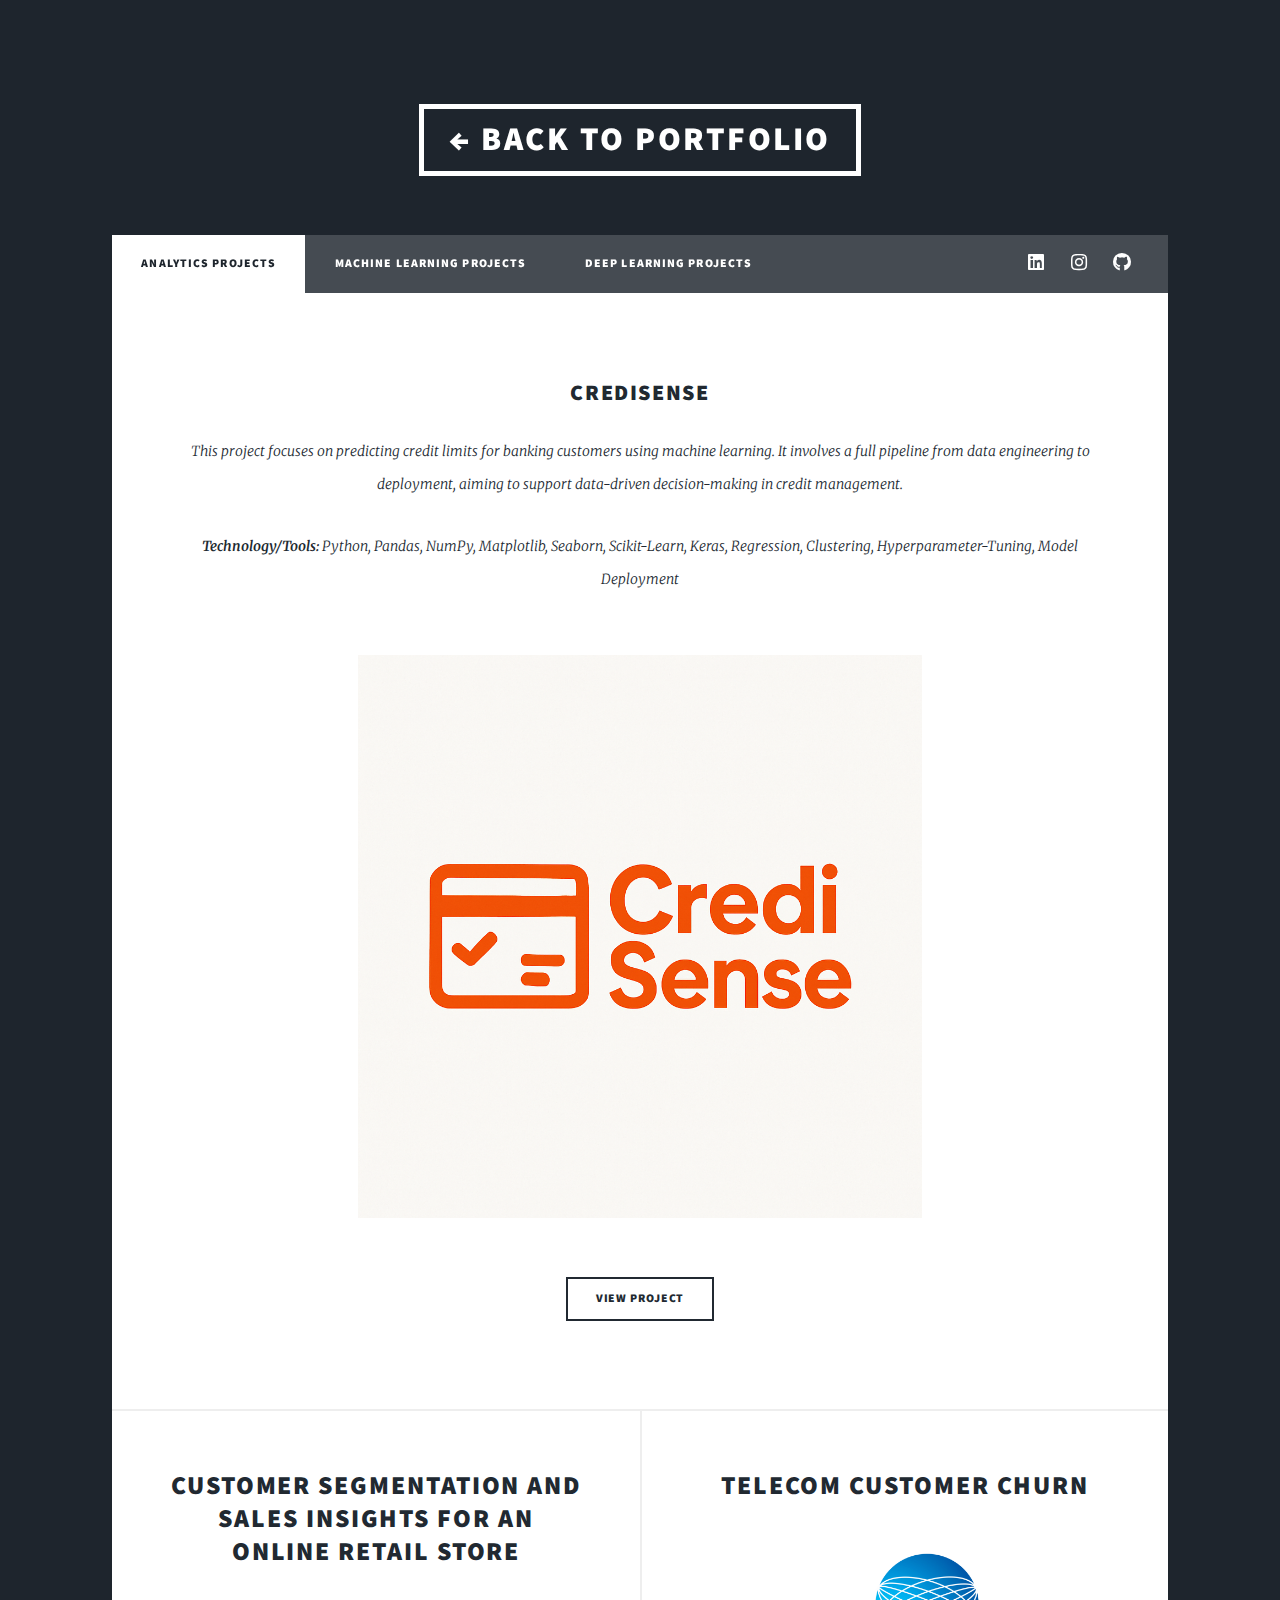
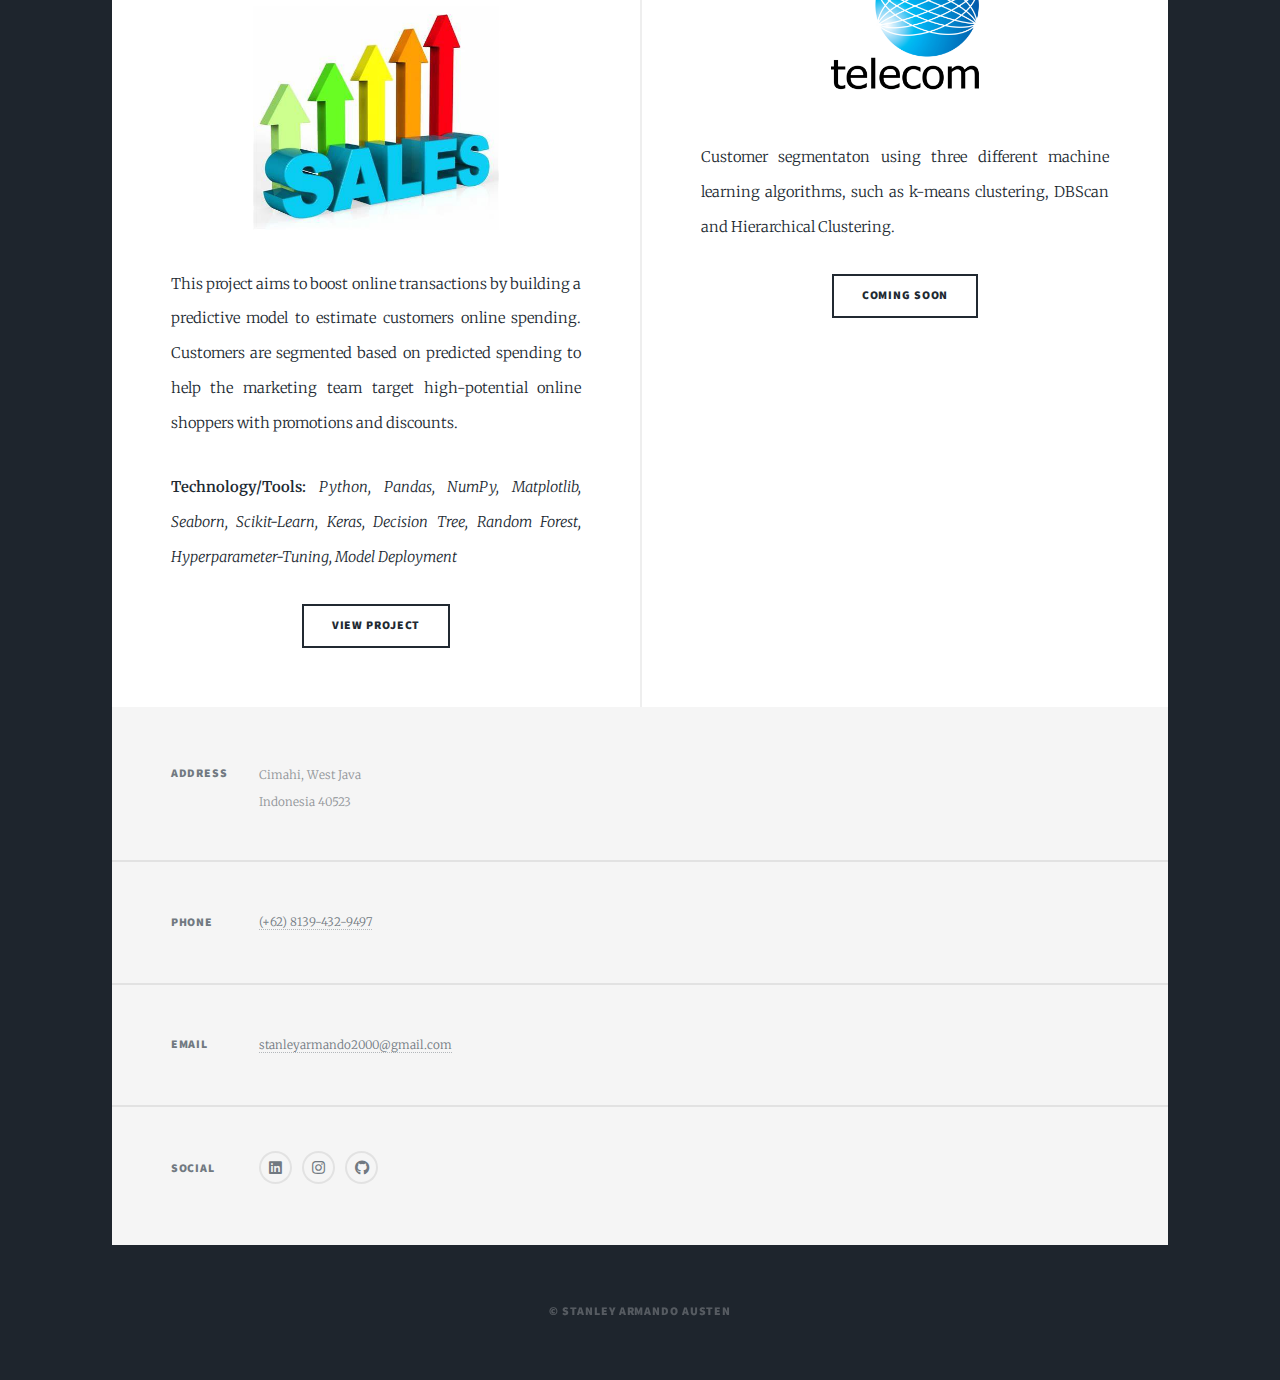
<file: machine-learning.html>
<!DOCTYPE HTML>
<html>
<head>
    <title>Machine Learning Projects | Stanley Armando Austen</title>
    <meta charset="utf-8" />
    <meta name="viewport" content="width=device-width, initial-scale=1, user-scalable=no" />
    <link rel="stylesheet" href="assets/css/main.css" />
    <noscript><link rel="stylesheet" href="assets/css/noscript.css" /></noscript>
</head>
<body class="is-preload">
    <div id="wrapper" class="fade-in">
        
        <!-- Header -->
        <header id="header">
            <a href="index.html" class="logo">← Back to Portfolio</a>
        </header>

        <!-- Nav -->
        <nav id="nav">
            <ul class="links">
                <li class="active"><a href="index.html">Analytics Projects</a></li>
                <li><a href="machine-learning.html">Machine Learning Projects</a></li>
                <li><a href="deep-learning.html">Deep Learning Projects</a></li>
            </ul>
            <ul class="icons">
                <li><a href="https://www.linkedin.com/in/stanley-armando-austen/" class="icon brands alt fa-linkedin" target="_blank"><span class="label">LinkedIn</span></a></li>
                <li><a href="https://www.instagram.com/stanleytenz" class="icon brands alt fa-instagram" target="_blank"><span class="label">Instagram</span></a></li>
                <li><a href="https://github.com/stanleytenz" class="icon brands alt fa-github" target="_blank"><span class="label">GitHub</span></a></li>
            </ul>
        </nav>

        <!-- Main -->
        <div id="main">

             <!-- Featured Project -->
                 <article class="post featured" style="max-width: 1100px; margin: 0 auto;">
                    <header class="major" style="text-align: center;">
                        <h2 style="font-size: 1.5rem;"><a href="#">CrediSense</a></h2>
                        <p style="font-size: 0.95rem;">This project focuses on predicting credit limits for banking customers using machine learning. It involves a full pipeline from data engineering to deployment, aiming to support data-driven decision-making in credit management.</p>
                        <p style="font-size: 0.95rem;"><b>Technology/Tools:</b> <i>Python, Pandas, NumPy, Matplotlib, Seaborn, Scikit-Learn, Keras, Regression, Clustering, Hyperparameter-Tuning, Model Deployment </i></p>
                    </header>
                    <a href="https://huggingface.co/spaces/stanleytenz/CrediSense" target="_blank" class="image main">
                        <img src="images/credisense.png" alt="CrediSense" style="width: 60%; max-width: 600px; height: auto; display: block; margin: 0 auto;" />
                    </a>
                    <ul class="actions special" style="text-align: center;">
                        <li><a href="https://huggingface.co/spaces/stanleytenz/CrediSense" target="_blank" class="button class">View Project</a></li>
                    </ul>
                </article>

            <!-- Other Projects -->
            <section class="posts">
                <article class="article-card" style="max-width: 1100px; margin: 0 auto;">
                        <header>
                            <h2><a href="#">Customer Segmentation and Sales Insights for an Online Retail Store</a></h2>
                        </header>
                        <a href="https://huggingface.co/spaces/stanleytenz/Customer_Segmentation_and_Sales_Insights_for_an_Online_Retail_Store" class="image fit"><img src="images/sales.jpg" alt="sales" style="width: 60%; max-width: 600px; height: auto; display: block; margin: 0 auto;"/></a>
                        <p>This project aims to boost online transactions by building a predictive model to estimate customers online spending. Customers are segmented based on predicted spending to help the marketing team target high-potential online shoppers with promotions and discounts.</p>
                        <p> <b>Technology/Tools:</b> <i>Python, Pandas, NumPy, Matplotlib, Seaborn, Scikit-Learn, Keras, Decision Tree, Random Forest, Hyperparameter-Tuning, Model Deployment</i> </p>
                        <ul class="actions special">
                            <li><a href="https://huggingface.co/spaces/stanleytenz/Customer_Segmentation_and_Sales_Insights_for_an_Online_Retail_Store" class="button">View Project</a></li>
                        </ul>
                    </article>
                <article class="article-card">
                        <header>
                            <h2><a href="#">Telecom Customer Churn</a></h2>
                        </header>
                        <a href="#" class="image fit">
                            <img src="images/telecom.png" alt="sales" style="width: 40%; max-width: 400px; height: auto; display: block; margin: 0 auto;"/>
                        </a>
                        <p>Customer segmentaton using three different machine learning algorithms, such as k-means clustering, DBScan and Hierarchical Clustering.</p>
                        <ul class="actions special">
                            <li><a href="#" class="button">Coming Soon</a></li>
                        </ul>
                    </article>
            </section>

        </div>

        <!-- Footer -->
        <footer id="footer">
            <section class="split contact">
                <section class="alt">
                    <h3>Address</h3>
                    <p>Cimahi, West Java<br />Indonesia 40523</p>
                </section>
                <section>
                    <h3>Phone</h3>
                    <p><a href="tel:+6281394329497">(+62) 8139-432-9497</a></p>
                </section>
                <section>
                    <h3>Email</h3>
                    <p><a href="mailto:stanleyarmando2000@gmail.com">stanleyarmando2000@gmail.com</a></p>
                </section>
                <section>
                    <h3>Social</h3>
                    <ul class="icons alt">
                        <li><a href="https://www.linkedin.com/in/stanley-armando-austen/" class="icon brands alt fa-linkedin" target="_blank"><span class="label">LinkedIn</span></a></li>
                        <li><a href="https://www.instagram.com/stanleytenz" class="icon brands alt fa-instagram" target="_blank"><span class="label">Instagram</span></a></li>
                        <li><a href="https://github.com/stanleytenz" class="icon brands alt fa-github" target="_blank"><span class="label">GitHub</span></a></li>
                    </ul>
                </section>
            </section>
        </footer>

        <!-- Copyright -->
        <div id="copyright">
            <ul><li>&copy; Stanley Armando Austen</li></ul>
        </div>
    </div>

    <!-- Scripts -->
    <script src="assets/js/jquery.min.js"></script>
    <script src="assets/js/browser.min.js"></script>
    <script src="assets/js/util.js"></script>
    <script src="assets/js/main.js"></script>
</body>
</html>
</file>
<file: assets/css/main.css>
@import url(fontawesome-all.min.css);
@import url("https://fonts.googleapis.com/css?family=Merriweather:300,700,300italic,700italic|Source+Sans+Pro:900");

/*
	Massively by HTML5 UP
	html5up.net | @ajlkn
	Free for personal and commercial use under the CCA 3.0 license (html5up.net/license)
*/

html, body, div, span, applet, object,
iframe, h1, h2, h3, h4, h5, h6, p, blockquote,
pre, a, abbr, acronym, address, big, cite,
code, del, dfn, em, img, ins, kbd, q, s, samp,
small, strike, strong, sub, sup, tt, var, b,
u, i, center, dl, dt, dd, ol, ul, li, fieldset,
form, label, legend, table, caption, tbody,
tfoot, thead, tr, th, td, article, aside,
canvas, details, embed, figure, figcaption,
footer, header, hgroup, menu, nav, output, ruby,
section, summary, time, mark, audio, video {
	margin: 0;
	padding: 0;
	border: 0;
	font-size: 100%;
	font: inherit;
	vertical-align: baseline;}

article, aside, details, figcaption, figure,
footer, header, hgroup, menu, nav, section {
	display: block;}

body {
	line-height: 1;
}

ol, ul {
	list-style: none;
}

blockquote, q {
	quotes: none;
}

	blockquote:before, blockquote:after, q:before, q:after {
		content: '';
		content: none;
	}

table {
	border-collapse: collapse;
	border-spacing: 0;
}

body {
	-webkit-text-size-adjust: none;
}

mark {
	background-color: transparent;
	color: inherit;
}

input::-moz-focus-inner {
	border: 0;
	padding: 0;
}

input, select, textarea {
	-moz-appearance: none;
	-webkit-appearance: none;
	-ms-appearance: none;
	appearance: none;
}

/* Basic */

	@-ms-viewport {
		width: device-width;
	}

	body {
		-ms-overflow-style: scrollbar;
	}

	@media screen and (max-width: 480px) {

		html, body {
			min-width: 320px;
		}

	}

	html {
		box-sizing: border-box;
	}

	*, *:before, *:after {
		box-sizing: inherit;
	}

	body {
		background-color: #1e252d;
	}

		body.is-preload *, body.is-preload *:before, body.is-preload *:after {
			-moz-animation: none !important;
			-webkit-animation: none !important;
			-ms-animation: none !important;
			animation: none !important;
			-moz-transition: none !important;
			-webkit-transition: none !important;
			-ms-transition: none !important;
			transition: none !important;
		}

/* Type */

	html {
		font-size: 16pt;
	}

		@media screen and (max-width: 1680px) {

			html {
				font-size: 12pt;
			}

		}

		@media screen and (max-width: 1280px) {

			html {
				font-size: 11pt;
			}

		}

		@media screen and (max-width: 360px) {

			html {
				font-size: 10pt;
			}

		}

	body {
		color: #212931;
	}

	body, input, select, textarea {
		font-family: "Merriweather", Georgia, serif;
		font-weight: 300;
		font-size: 1rem;
		line-height: 2.375;
	}

	a {
		-moz-transition: color 0.2s ease-in-out, background-color 0.2s ease-in-out, border-color 0.2s ease-in-out, box-shadow 0.2s ease-in-out;
		-webkit-transition: color 0.2s ease-in-out, background-color 0.2s ease-in-out, border-color 0.2s ease-in-out, box-shadow 0.2s ease-in-out;
		-ms-transition: color 0.2s ease-in-out, background-color 0.2s ease-in-out, border-color 0.2s ease-in-out, box-shadow 0.2s ease-in-out;
		transition: color 0.2s ease-in-out, background-color 0.2s ease-in-out, border-color 0.2s ease-in-out, box-shadow 0.2s ease-in-out;
		border-bottom: dotted 1px;
		text-decoration: none;
	}

		a:hover {
			border-bottom-color: transparent;
		}

	strong, b {
		font-weight: 600;
	}

	em, i {
		font-style: italic;
	}

	p {
		text-align: justify;
		margin: 0 0 2rem 0;
	}

	h1, h2, h3, h4, h5, h6 {
		font-family: "Source Sans Pro", Helvetica, sans-serif;
		font-weight: 900;
		line-height: 1.5;
		letter-spacing: 0.075em;
		text-transform: uppercase;
		margin: 0 0 1rem 0;
	}

		h1 a, h2 a, h3 a, h4 a, h5 a, h6 a {
			border-bottom: 0;
			color: inherit;
			text-decoration: none;
		}

	h1 {
		font-size: 4rem;
		line-height: 1.1;
		margin: 0 0 2rem 0;
	}

	h2 {
		font-size: 1.75rem;
		line-height: 1.3;
		margin: 0 0 1.5rem 0;
	}

	h3 {
		font-size: 1.25rem;
		margin: 0 0 1.5rem 0;
	}

	h4 {
		font-size: 1rem;
	}

	h5 {
		font-size: 0.9rem;
	}

	h6 {
		font-size: 0.8rem;
	}

	sub {
		font-size: 0.8rem;
		position: relative;
		top: 0.5rem;
	}

	sup {
		font-size: 0.8rem;
		position: relative;
		top: -0.5rem;
	}

	blockquote {
		border-left: solid 4px;
		font-style: italic;
		margin: 0 0 2rem 0;
		padding: 0.5rem 0 0.5rem 2rem;
	}

	code {
		border: solid 2px;
		font-family: "Courier New", monospace;
		font-size: 0.9rem;
		margin: 0 0.25rem;
		padding: 0.25rem 0.65rem;
	}

	pre {
		-webkit-overflow-scrolling: touch;
		font-family: "Courier New", monospace;
		font-size: 0.9rem;
		margin: 0 0 2rem 0;
	}

		pre code {
			display: block;
			line-height: 1.75;
			padding: 1rem 1.5rem;
			overflow-x: auto;
		}

	hr {
		border: 0;
		border-bottom: solid 2px;
		margin: 3rem 0;
	}

		hr.major {
			margin: 5rem 0;
		}

	.align-left {
		text-align: left;
	}

	.align-center {
		text-align: center;
	}

	.align-right {
		text-align: right;
	}

	input, select, textarea {
		color: #212931;
	}

	a {
		color: #212931;
		border-bottom-color: rgba(33, 41, 49, 0.5);
	}

		a:hover {
			border-bottom-color: transparent;
			color: #18bfef !important;
		}

	strong, b {
		color: #212931;
	}

	h1, h2, h3, h4, h5, h6 {
		color: #212931;
	}

	blockquote {
		border-left-color: #eeeeee;
	}

	code {
		background: rgba(220, 220, 220, 0.25);
		border-color: #eeeeee;
	}

	hr {
		border-bottom-color: #eeeeee;
	}

/* Row */

	.row {
		display: flex;
		flex-wrap: wrap;
		box-sizing: border-box;
		align-items: stretch;
	}

		.row > * {
			box-sizing: border-box;
		}

		.row.gtr-uniform > * > :last-child {
			margin-bottom: 0;
		}

		.row.aln-left {
			justify-content: flex-start;
		}

		.row.aln-center {
			justify-content: center;
		}

		.row.aln-right {
			justify-content: flex-end;
		}

		.row.aln-top {
			align-items: flex-start;
		}

		.row.aln-middle {
			align-items: center;
		}

		.row.aln-bottom {
			align-items: flex-end;
		}

		.row > .imp {
			order: -1;
		}

		.row > .col-1 {
			width: 8.33333%;
		}

		.row > .off-1 {
			margin-left: 8.33333%;
		}

		.row > .col-2 {
			width: 16.66667%;
		}

		.row > .off-2 {
			margin-left: 16.66667%;
		}

		.row > .col-3 {
			width: 25%;
		}

		.row > .off-3 {
			margin-left: 25%;
		}

		.row > .col-4 {
			width: 33.33333%;
		}

		.row > .off-4 {
			margin-left: 33.33333%;
		}

		.row > .col-5 {
			width: 41.66667%;
		}

		.row > .off-5 {
			margin-left: 41.66667%;
		}

		.row > .col-6 {
			width: 50%;
		}

		.row > .off-6 {
			margin-left: 50%;
		}

		.row > .col-7 {
			width: 58.33333%;
		}

		.row > .off-7 {
			margin-left: 58.33333%;
		}

		.row > .col-8 {
			width: 66.66667%;
		}

		.row > .off-8 {
			margin-left: 66.66667%;
		}

		.row > .col-9 {
			width: 75%;
		}

		.row > .off-9 {
			margin-left: 75%;
		}

		.row > .col-10 {
			width: 83.33333%;
		}

		.row > .off-10 {
			margin-left: 83.33333%;
		}

		.row > .col-11 {
			width: 91.66667%;
		}

		.row > .off-11 {
			margin-left: 91.66667%;
		}

		.row > .col-12 {
			width: 100%;
		}

		.row > .off-12 {
			margin-left: 100%;
		}

		.row.gtr-0 {
			margin-top: 0;
			margin-left: 0rem;
		}

			.row.gtr-0 > * {
				padding: 0 0 0 0rem;
			}

			.row.gtr-0.gtr-uniform {
				margin-top: 0rem;
			}

				.row.gtr-0.gtr-uniform > * {
					padding-top: 0rem;
				}

		.row.gtr-25 {
			margin-top: 0;
			margin-left: -0.375rem;
		}

			.row.gtr-25 > * {
				padding: 0 0 0 0.375rem;
			}

			.row.gtr-25.gtr-uniform {
				margin-top: -0.375rem;
			}

				.row.gtr-25.gtr-uniform > * {
					padding-top: 0.375rem;
				}

		.row.gtr-50 {
			margin-top: 0;
			margin-left: -0.75rem;
		}

			.row.gtr-50 > * {
				padding: 0 0 0 0.75rem;
			}

			.row.gtr-50.gtr-uniform {
				margin-top: -0.75rem;
			}

				.row.gtr-50.gtr-uniform > * {
					padding-top: 0.75rem;
				}

		.row {
			margin-top: 0;
			margin-left: -1.5rem;
		}

			.row > * {
				padding: 0 0 0 1.5rem;
			}

			.row.gtr-uniform {
				margin-top: -1.5rem;
			}

				.row.gtr-uniform > * {
					padding-top: 1.5rem;
				}

		.row.gtr-150 {
			margin-top: 0;
			margin-left: -2.25rem;
		}

			.row.gtr-150 > * {
				padding: 0 0 0 2.25rem;
			}

			.row.gtr-150.gtr-uniform {
				margin-top: -2.25rem;
			}

				.row.gtr-150.gtr-uniform > * {
					padding-top: 2.25rem;
				}

		.row.gtr-200 {
			margin-top: 0;
			margin-left: -3rem;
		}

			.row.gtr-200 > * {
				padding: 0 0 0 3rem;
			}

			.row.gtr-200.gtr-uniform {
				margin-top: -3rem;
			}

				.row.gtr-200.gtr-uniform > * {
					padding-top: 3rem;
				}

		@media screen and (max-width: 1680px) {

			.row {
				display: flex;
				flex-wrap: wrap;
				box-sizing: border-box;
				align-items: stretch;
			}

				.row > * {
					box-sizing: border-box;
				}

				.row.gtr-uniform > * > :last-child {
					margin-bottom: 0;
				}

				.row.aln-left {
					justify-content: flex-start;
				}

				.row.aln-center {
					justify-content: center;
				}

				.row.aln-right {
					justify-content: flex-end;
				}

				.row.aln-top {
					align-items: flex-start;
				}

				.row.aln-middle {
					align-items: center;
				}

				.row.aln-bottom {
					align-items: flex-end;
				}

				.row > .imp-xlarge {
					order: -1;
				}

				.row > .col-1-xlarge {
					width: 8.33333%;
				}

				.row > .off-1-xlarge {
					margin-left: 8.33333%;
				}

				.row > .col-2-xlarge {
					width: 16.66667%;
				}

				.row > .off-2-xlarge {
					margin-left: 16.66667%;
				}

				.row > .col-3-xlarge {
					width: 25%;
				}

				.row > .off-3-xlarge {
					margin-left: 25%;
				}

				.row > .col-4-xlarge {
					width: 33.33333%;
				}

				.row > .off-4-xlarge {
					margin-left: 33.33333%;
				}

				.row > .col-5-xlarge {
					width: 41.66667%;
				}

				.row > .off-5-xlarge {
					margin-left: 41.66667%;
				}

				.row > .col-6-xlarge {
					width: 50%;
				}

				.row > .off-6-xlarge {
					margin-left: 50%;
				}

				.row > .col-7-xlarge {
					width: 58.33333%;
				}

				.row > .off-7-xlarge {
					margin-left: 58.33333%;
				}

				.row > .col-8-xlarge {
					width: 66.66667%;
				}

				.row > .off-8-xlarge {
					margin-left: 66.66667%;
				}

				.row > .col-9-xlarge {
					width: 75%;
				}

				.row > .off-9-xlarge {
					margin-left: 75%;
				}

				.row > .col-10-xlarge {
					width: 83.33333%;
				}

				.row > .off-10-xlarge {
					margin-left: 83.33333%;
				}

				.row > .col-11-xlarge {
					width: 91.66667%;
				}

				.row > .off-11-xlarge {
					margin-left: 91.66667%;
				}

				.row > .col-12-xlarge {
					width: 100%;
				}

				.row > .off-12-xlarge {
					margin-left: 100%;
				}

				.row.gtr-0 {
					margin-top: 0;
					margin-left: 0rem;
				}

					.row.gtr-0 > * {
						padding: 0 0 0 0rem;
					}

					.row.gtr-0.gtr-uniform {
						margin-top: 0rem;
					}

						.row.gtr-0.gtr-uniform > * {
							padding-top: 0rem;
						}

				.row.gtr-25 {
					margin-top: 0;
					margin-left: -0.375rem;
				}

					.row.gtr-25 > * {
						padding: 0 0 0 0.375rem;
					}

					.row.gtr-25.gtr-uniform {
						margin-top: -0.375rem;
					}

						.row.gtr-25.gtr-uniform > * {
							padding-top: 0.375rem;
						}

				.row.gtr-50 {
					margin-top: 0;
					margin-left: -0.75rem;
				}

					.row.gtr-50 > * {
						padding: 0 0 0 0.75rem;
					}

					.row.gtr-50.gtr-uniform {
						margin-top: -0.75rem;
					}

						.row.gtr-50.gtr-uniform > * {
							padding-top: 0.75rem;
						}

				.row {
					margin-top: 0;
					margin-left: -1.5rem;
				}

					.row > * {
						padding: 0 0 0 1.5rem;
					}

					.row.gtr-uniform {
						margin-top: -1.5rem;
					}

						.row.gtr-uniform > * {
							padding-top: 1.5rem;
						}

				.row.gtr-150 {
					margin-top: 0;
					margin-left: -2.25rem;
				}

					.row.gtr-150 > * {
						padding: 0 0 0 2.25rem;
					}

					.row.gtr-150.gtr-uniform {
						margin-top: -2.25rem;
					}

						.row.gtr-150.gtr-uniform > * {
							padding-top: 2.25rem;
						}

				.row.gtr-200 {
					margin-top: 0;
					margin-left: -3rem;
				}

					.row.gtr-200 > * {
						padding: 0 0 0 3rem;
					}

					.row.gtr-200.gtr-uniform {
						margin-top: -3rem;
					}

						.row.gtr-200.gtr-uniform > * {
							padding-top: 3rem;
						}

		}

		@media screen and (max-width: 1280px) {

			.row {
				display: flex;
				flex-wrap: wrap;
				box-sizing: border-box;
				align-items: stretch;
			}

				.row > * {
					box-sizing: border-box;
				}

				.row.gtr-uniform > * > :last-child {
					margin-bottom: 0;
				}

				.row.aln-left {
					justify-content: flex-start;
				}

				.row.aln-center {
					justify-content: center;
				}

				.row.aln-right {
					justify-content: flex-end;
				}

				.row.aln-top {
					align-items: flex-start;
				}

				.row.aln-middle {
					align-items: center;
				}

				.row.aln-bottom {
					align-items: flex-end;
				}

				.row > .imp-large {
					order: -1;
				}

				.row > .col-1-large {
					width: 8.33333%;
				}

				.row > .off-1-large {
					margin-left: 8.33333%;
				}

				.row > .col-2-large {
					width: 16.66667%;
				}

				.row > .off-2-large {
					margin-left: 16.66667%;
				}

				.row > .col-3-large {
					width: 25%;
				}

				.row > .off-3-large {
					margin-left: 25%;
				}

				.row > .col-4-large {
					width: 33.33333%;
				}

				.row > .off-4-large {
					margin-left: 33.33333%;
				}

				.row > .col-5-large {
					width: 41.66667%;
				}

				.row > .off-5-large {
					margin-left: 41.66667%;
				}

				.row > .col-6-large {
					width: 50%;
				}

				.row > .off-6-large {
					margin-left: 50%;
				}

				.row > .col-7-large {
					width: 58.33333%;
				}

				.row > .off-7-large {
					margin-left: 58.33333%;
				}

				.row > .col-8-large {
					width: 66.66667%;
				}

				.row > .off-8-large {
					margin-left: 66.66667%;
				}

				.row > .col-9-large {
					width: 75%;
				}

				.row > .off-9-large {
					margin-left: 75%;
				}

				.row > .col-10-large {
					width: 83.33333%;
				}

				.row > .off-10-large {
					margin-left: 83.33333%;
				}

				.row > .col-11-large {
					width: 91.66667%;
				}

				.row > .off-11-large {
					margin-left: 91.66667%;
				}

				.row > .col-12-large {
					width: 100%;
				}

				.row > .off-12-large {
					margin-left: 100%;
				}

				.row.gtr-0 {
					margin-top: 0;
					margin-left: 0rem;
				}

					.row.gtr-0 > * {
						padding: 0 0 0 0rem;
					}

					.row.gtr-0.gtr-uniform {
						margin-top: 0rem;
					}

						.row.gtr-0.gtr-uniform > * {
							padding-top: 0rem;
						}

				.row.gtr-25 {
					margin-top: 0;
					margin-left: -0.375rem;
				}

					.row.gtr-25 > * {
						padding: 0 0 0 0.375rem;
					}

					.row.gtr-25.gtr-uniform {
						margin-top: -0.375rem;
					}

						.row.gtr-25.gtr-uniform > * {
							padding-top: 0.375rem;
						}

				.row.gtr-50 {
					margin-top: 0;
					margin-left: -0.75rem;
				}

					.row.gtr-50 > * {
						padding: 0 0 0 0.75rem;
					}

					.row.gtr-50.gtr-uniform {
						margin-top: -0.75rem;
					}

						.row.gtr-50.gtr-uniform > * {
							padding-top: 0.75rem;
						}

				.row {
					margin-top: 0;
					margin-left: -1.5rem;
				}

					.row > * {
						padding: 0 0 0 1.5rem;
					}

					.row.gtr-uniform {
						margin-top: -1.5rem;
					}

						.row.gtr-uniform > * {
							padding-top: 1.5rem;
						}

				.row.gtr-150 {
					margin-top: 0;
					margin-left: -2.25rem;
				}

					.row.gtr-150 > * {
						padding: 0 0 0 2.25rem;
					}

					.row.gtr-150.gtr-uniform {
						margin-top: -2.25rem;
					}

						.row.gtr-150.gtr-uniform > * {
							padding-top: 2.25rem;
						}

				.row.gtr-200 {
					margin-top: 0;
					margin-left: -3rem;
				}

					.row.gtr-200 > * {
						padding: 0 0 0 3rem;
					}

					.row.gtr-200.gtr-uniform {
						margin-top: -3rem;
					}

						.row.gtr-200.gtr-uniform > * {
							padding-top: 3rem;
						}

		}

		@media screen and (max-width: 980px) {

			.row {
				display: flex;
				flex-wrap: wrap;
				box-sizing: border-box;
				align-items: stretch;
			}

				.row > * {
					box-sizing: border-box;
				}

				.row.gtr-uniform > * > :last-child {
					margin-bottom: 0;
				}

				.row.aln-left {
					justify-content: flex-start;
				}

				.row.aln-center {
					justify-content: center;
				}

				.row.aln-right {
					justify-content: flex-end;
				}

				.row.aln-top {
					align-items: flex-start;
				}

				.row.aln-middle {
					align-items: center;
				}

				.row.aln-bottom {
					align-items: flex-end;
				}

				.row > .imp-medium {
					order: -1;
				}

				.row > .col-1-medium {
					width: 8.33333%;
				}

				.row > .off-1-medium {
					margin-left: 8.33333%;
				}

				.row > .col-2-medium {
					width: 16.66667%;
				}

				.row > .off-2-medium {
					margin-left: 16.66667%;
				}

				.row > .col-3-medium {
					width: 25%;
				}

				.row > .off-3-medium {
					margin-left: 25%;
				}

				.row > .col-4-medium {
					width: 33.33333%;
				}

				.row > .off-4-medium {
					margin-left: 33.33333%;
				}

				.row > .col-5-medium {
					width: 41.66667%;
				}

				.row > .off-5-medium {
					margin-left: 41.66667%;
				}

				.row > .col-6-medium {
					width: 50%;
				}

				.row > .off-6-medium {
					margin-left: 50%;
				}

				.row > .col-7-medium {
					width: 58.33333%;
				}

				.row > .off-7-medium {
					margin-left: 58.33333%;
				}

				.row > .col-8-medium {
					width: 66.66667%;
				}

				.row > .off-8-medium {
					margin-left: 66.66667%;
				}

				.row > .col-9-medium {
					width: 75%;
				}

				.row > .off-9-medium {
					margin-left: 75%;
				}

				.row > .col-10-medium {
					width: 83.33333%;
				}

				.row > .off-10-medium {
					margin-left: 83.33333%;
				}

				.row > .col-11-medium {
					width: 91.66667%;
				}

				.row > .off-11-medium {
					margin-left: 91.66667%;
				}

				.row > .col-12-medium {
					width: 100%;
				}

				.row > .off-12-medium {
					margin-left: 100%;
				}

				.row.gtr-0 {
					margin-top: 0;
					margin-left: 0rem;
				}

					.row.gtr-0 > * {
						padding: 0 0 0 0rem;
					}

					.row.gtr-0.gtr-uniform {
						margin-top: 0rem;
					}

						.row.gtr-0.gtr-uniform > * {
							padding-top: 0rem;
						}

				.row.gtr-25 {
					margin-top: 0;
					margin-left: -0.375rem;
				}

					.row.gtr-25 > * {
						padding: 0 0 0 0.375rem;
					}

					.row.gtr-25.gtr-uniform {
						margin-top: -0.375rem;
					}

						.row.gtr-25.gtr-uniform > * {
							padding-top: 0.375rem;
						}

				.row.gtr-50 {
					margin-top: 0;
					margin-left: -0.75rem;
				}

					.row.gtr-50 > * {
						padding: 0 0 0 0.75rem;
					}

					.row.gtr-50.gtr-uniform {
						margin-top: -0.75rem;
					}

						.row.gtr-50.gtr-uniform > * {
							padding-top: 0.75rem;
						}

				.row {
					margin-top: 0;
					margin-left: -1.5rem;
				}

					.row > * {
						padding: 0 0 0 1.5rem;
					}

					.row.gtr-uniform {
						margin-top: -1.5rem;
					}

						.row.gtr-uniform > * {
							padding-top: 1.5rem;
						}

				.row.gtr-150 {
					margin-top: 0;
					margin-left: -2.25rem;
				}

					.row.gtr-150 > * {
						padding: 0 0 0 2.25rem;
					}

					.row.gtr-150.gtr-uniform {
						margin-top: -2.25rem;
					}

						.row.gtr-150.gtr-uniform > * {
							padding-top: 2.25rem;
						}

				.row.gtr-200 {
					margin-top: 0;
					margin-left: -3rem;
				}

					.row.gtr-200 > * {
						padding: 0 0 0 3rem;
					}

					.row.gtr-200.gtr-uniform {
						margin-top: -3rem;
					}

						.row.gtr-200.gtr-uniform > * {
							padding-top: 3rem;
						}

		}

		@media screen and (max-width: 736px) {

			.row {
				display: flex;
				flex-wrap: wrap;
				box-sizing: border-box;
				align-items: stretch;
			}

				.row > * {
					box-sizing: border-box;
				}

				.row.gtr-uniform > * > :last-child {
					margin-bottom: 0;
				}

				.row.aln-left {
					justify-content: flex-start;
				}

				.row.aln-center {
					justify-content: center;
				}

				.row.aln-right {
					justify-content: flex-end;
				}

				.row.aln-top {
					align-items: flex-start;
				}

				.row.aln-middle {
					align-items: center;
				}

				.row.aln-bottom {
					align-items: flex-end;
				}

				.row > .imp-small {
					order: -1;
				}

				.row > .col-1-small {
					width: 8.33333%;
				}

				.row > .off-1-small {
					margin-left: 8.33333%;
				}

				.row > .col-2-small {
					width: 16.66667%;
				}

				.row > .off-2-small {
					margin-left: 16.66667%;
				}

				.row > .col-3-small {
					width: 25%;
				}

				.row > .off-3-small {
					margin-left: 25%;
				}

				.row > .col-4-small {
					width: 33.33333%;
				}

				.row > .off-4-small {
					margin-left: 33.33333%;
				}

				.row > .col-5-small {
					width: 41.66667%;
				}

				.row > .off-5-small {
					margin-left: 41.66667%;
				}

				.row > .col-6-small {
					width: 50%;
				}

				.row > .off-6-small {
					margin-left: 50%;
				}

				.row > .col-7-small {
					width: 58.33333%;
				}

				.row > .off-7-small {
					margin-left: 58.33333%;
				}

				.row > .col-8-small {
					width: 66.66667%;
				}

				.row > .off-8-small {
					margin-left: 66.66667%;
				}

				.row > .col-9-small {
					width: 75%;
				}

				.row > .off-9-small {
					margin-left: 75%;
				}

				.row > .col-10-small {
					width: 83.33333%;
				}

				.row > .off-10-small {
					margin-left: 83.33333%;
				}

				.row > .col-11-small {
					width: 91.66667%;
				}

				.row > .off-11-small {
					margin-left: 91.66667%;
				}

				.row > .col-12-small {
					width: 100%;
				}

				.row > .off-12-small {
					margin-left: 100%;
				}

				.row.gtr-0 {
					margin-top: 0;
					margin-left: 0rem;
				}

					.row.gtr-0 > * {
						padding: 0 0 0 0rem;
					}

					.row.gtr-0.gtr-uniform {
						margin-top: 0rem;
					}

						.row.gtr-0.gtr-uniform > * {
							padding-top: 0rem;
						}

				.row.gtr-25 {
					margin-top: 0;
					margin-left: -0.375rem;
				}

					.row.gtr-25 > * {
						padding: 0 0 0 0.375rem;
					}

					.row.gtr-25.gtr-uniform {
						margin-top: -0.375rem;
					}

						.row.gtr-25.gtr-uniform > * {
							padding-top: 0.375rem;
						}

				.row.gtr-50 {
					margin-top: 0;
					margin-left: -0.75rem;
				}

					.row.gtr-50 > * {
						padding: 0 0 0 0.75rem;
					}

					.row.gtr-50.gtr-uniform {
						margin-top: -0.75rem;
					}

						.row.gtr-50.gtr-uniform > * {
							padding-top: 0.75rem;
						}

				.row {
					margin-top: 0;
					margin-left: -1.5rem;
				}

					.row > * {
						padding: 0 0 0 1.5rem;
					}

					.row.gtr-uniform {
						margin-top: -1.5rem;
					}

						.row.gtr-uniform > * {
							padding-top: 1.5rem;
						}

				.row.gtr-150 {
					margin-top: 0;
					margin-left: -2.25rem;
				}

					.row.gtr-150 > * {
						padding: 0 0 0 2.25rem;
					}

					.row.gtr-150.gtr-uniform {
						margin-top: -2.25rem;
					}

						.row.gtr-150.gtr-uniform > * {
							padding-top: 2.25rem;
						}

				.row.gtr-200 {
					margin-top: 0;
					margin-left: -3rem;
				}

					.row.gtr-200 > * {
						padding: 0 0 0 3rem;
					}

					.row.gtr-200.gtr-uniform {
						margin-top: -3rem;
					}

						.row.gtr-200.gtr-uniform > * {
							padding-top: 3rem;
						}

		}

		@media screen and (max-width: 480px) {

			.row {
				display: flex;
				flex-wrap: wrap;
				box-sizing: border-box;
				align-items: stretch;
			}

				.row > * {
					box-sizing: border-box;
				}

				.row.gtr-uniform > * > :last-child {
					margin-bottom: 0;
				}

				.row.aln-left {
					justify-content: flex-start;
				}

				.row.aln-center {
					justify-content: center;
				}

				.row.aln-right {
					justify-content: flex-end;
				}

				.row.aln-top {
					align-items: flex-start;
				}

				.row.aln-middle {
					align-items: center;
				}

				.row.aln-bottom {
					align-items: flex-end;
				}

				.row > .imp-xsmall {
					order: -1;
				}

				.row > .col-1-xsmall {
					width: 8.33333%;
				}

				.row > .off-1-xsmall {
					margin-left: 8.33333%;
				}

				.row > .col-2-xsmall {
					width: 16.66667%;
				}

				.row > .off-2-xsmall {
					margin-left: 16.66667%;
				}

				.row > .col-3-xsmall {
					width: 25%;
				}

				.row > .off-3-xsmall {
					margin-left: 25%;
				}

				.row > .col-4-xsmall {
					width: 33.33333%;
				}

				.row > .off-4-xsmall {
					margin-left: 33.33333%;
				}

				.row > .col-5-xsmall {
					width: 41.66667%;
				}

				.row > .off-5-xsmall {
					margin-left: 41.66667%;
				}

				.row > .col-6-xsmall {
					width: 50%;
				}

				.row > .off-6-xsmall {
					margin-left: 50%;
				}

				.row > .col-7-xsmall {
					width: 58.33333%;
				}

				.row > .off-7-xsmall {
					margin-left: 58.33333%;
				}

				.row > .col-8-xsmall {
					width: 66.66667%;
				}

				.row > .off-8-xsmall {
					margin-left: 66.66667%;
				}

				.row > .col-9-xsmall {
					width: 75%;
				}

				.row > .off-9-xsmall {
					margin-left: 75%;
				}

				.row > .col-10-xsmall {
					width: 83.33333%;
				}

				.row > .off-10-xsmall {
					margin-left: 83.33333%;
				}

				.row > .col-11-xsmall {
					width: 91.66667%;
				}

				.row > .off-11-xsmall {
					margin-left: 91.66667%;
				}

				.row > .col-12-xsmall {
					width: 100%;
				}

				.row > .off-12-xsmall {
					margin-left: 100%;
				}

				.row.gtr-0 {
					margin-top: 0;
					margin-left: 0rem;
				}

					.row.gtr-0 > * {
						padding: 0 0 0 0rem;
					}

					.row.gtr-0.gtr-uniform {
						margin-top: 0rem;
					}

						.row.gtr-0.gtr-uniform > * {
							padding-top: 0rem;
						}

				.row.gtr-25 {
					margin-top: 0;
					margin-left: -0.375rem;
				}

					.row.gtr-25 > * {
						padding: 0 0 0 0.375rem;
					}

					.row.gtr-25.gtr-uniform {
						margin-top: -0.375rem;
					}

						.row.gtr-25.gtr-uniform > * {
							padding-top: 0.375rem;
						}

				.row.gtr-50 {
					margin-top: 0;
					margin-left: -0.75rem;
				}

					.row.gtr-50 > * {
						padding: 0 0 0 0.75rem;
					}

					.row.gtr-50.gtr-uniform {
						margin-top: -0.75rem;
					}

						.row.gtr-50.gtr-uniform > * {
							padding-top: 0.75rem;
						}

				.row {
					margin-top: 0;
					margin-left: -1.5rem;
				}

					.row > * {
						padding: 0 0 0 1.5rem;
					}

					.row.gtr-uniform {
						margin-top: -1.5rem;
					}

						.row.gtr-uniform > * {
							padding-top: 1.5rem;
						}

				.row.gtr-150 {
					margin-top: 0;
					margin-left: -2.25rem;
				}

					.row.gtr-150 > * {
						padding: 0 0 0 2.25rem;
					}

					.row.gtr-150.gtr-uniform {
						margin-top: -2.25rem;
					}

						.row.gtr-150.gtr-uniform > * {
							padding-top: 2.25rem;
						}

				.row.gtr-200 {
					margin-top: 0;
					margin-left: -3rem;
				}

					.row.gtr-200 > * {
						padding: 0 0 0 3rem;
					}

					.row.gtr-200.gtr-uniform {
						margin-top: -3rem;
					}

						.row.gtr-200.gtr-uniform > * {
							padding-top: 3rem;
						}

		}

		@media screen and (max-width: 360px) {

			.row {
				display: flex;
				flex-wrap: wrap;
				box-sizing: border-box;
				align-items: stretch;
			}

				.row > * {
					box-sizing: border-box;
				}

				.row.gtr-uniform > * > :last-child {
					margin-bottom: 0;
				}

				.row.aln-left {
					justify-content: flex-start;
				}

				.row.aln-center {
					justify-content: center;
				}

				.row.aln-right {
					justify-content: flex-end;
				}

				.row.aln-top {
					align-items: flex-start;
				}

				.row.aln-middle {
					align-items: center;
				}

				.row.aln-bottom {
					align-items: flex-end;
				}

				.row > .imp-xxsmall {
					order: -1;
				}

				.row > .col-1-xxsmall {
					width: 8.33333%;
				}

				.row > .off-1-xxsmall {
					margin-left: 8.33333%;
				}

				.row > .col-2-xxsmall {
					width: 16.66667%;
				}

				.row > .off-2-xxsmall {
					margin-left: 16.66667%;
				}

				.row > .col-3-xxsmall {
					width: 25%;
				}

				.row > .off-3-xxsmall {
					margin-left: 25%;
				}

				.row > .col-4-xxsmall {
					width: 33.33333%;
				}

				.row > .off-4-xxsmall {
					margin-left: 33.33333%;
				}

				.row > .col-5-xxsmall {
					width: 41.66667%;
				}

				.row > .off-5-xxsmall {
					margin-left: 41.66667%;
				}

				.row > .col-6-xxsmall {
					width: 50%;
				}

				.row > .off-6-xxsmall {
					margin-left: 50%;
				}

				.row > .col-7-xxsmall {
					width: 58.33333%;
				}

				.row > .off-7-xxsmall {
					margin-left: 58.33333%;
				}

				.row > .col-8-xxsmall {
					width: 66.66667%;
				}

				.row > .off-8-xxsmall {
					margin-left: 66.66667%;
				}

				.row > .col-9-xxsmall {
					width: 75%;
				}

				.row > .off-9-xxsmall {
					margin-left: 75%;
				}

				.row > .col-10-xxsmall {
					width: 83.33333%;
				}

				.row > .off-10-xxsmall {
					margin-left: 83.33333%;
				}

				.row > .col-11-xxsmall {
					width: 91.66667%;
				}

				.row > .off-11-xxsmall {
					margin-left: 91.66667%;
				}

				.row > .col-12-xxsmall {
					width: 100%;
				}

				.row > .off-12-xxsmall {
					margin-left: 100%;
				}

				.row.gtr-0 {
					margin-top: 0;
					margin-left: 0rem;
				}

					.row.gtr-0 > * {
						padding: 0 0 0 0rem;
					}

					.row.gtr-0.gtr-uniform {
						margin-top: 0rem;
					}

						.row.gtr-0.gtr-uniform > * {
							padding-top: 0rem;
						}

				.row.gtr-25 {
					margin-top: 0;
					margin-left: -0.375rem;
				}

					.row.gtr-25 > * {
						padding: 0 0 0 0.375rem;
					}

					.row.gtr-25.gtr-uniform {
						margin-top: -0.375rem;
					}

						.row.gtr-25.gtr-uniform > * {
							padding-top: 0.375rem;
						}

				.row.gtr-50 {
					margin-top: 0;
					margin-left: -0.75rem;
				}

					.row.gtr-50 > * {
						padding: 0 0 0 0.75rem;
					}

					.row.gtr-50.gtr-uniform {
						margin-top: -0.75rem;
					}

						.row.gtr-50.gtr-uniform > * {
							padding-top: 0.75rem;
						}

				.row {
					margin-top: 0;
					margin-left: -1.5rem;
				}

					.row > * {
						padding: 0 0 0 1.5rem;
					}

					.row.gtr-uniform {
						margin-top: -1.5rem;
					}

						.row.gtr-uniform > * {
							padding-top: 1.5rem;
						}

				.row.gtr-150 {
					margin-top: 0;
					margin-left: -2.25rem;
				}

					.row.gtr-150 > * {
						padding: 0 0 0 2.25rem;
					}

					.row.gtr-150.gtr-uniform {
						margin-top: -2.25rem;
					}

						.row.gtr-150.gtr-uniform > * {
							padding-top: 2.25rem;
						}

				.row.gtr-200 {
					margin-top: 0;
					margin-left: -3rem;
				}

					.row.gtr-200 > * {
						padding: 0 0 0 3rem;
					}

					.row.gtr-200.gtr-uniform {
						margin-top: -3rem;
					}

						.row.gtr-200.gtr-uniform > * {
							padding-top: 3rem;
						}

		}

/* Box */

	.box {
		border: solid 2px;
		margin-bottom: 2rem;
		padding: 1.5rem;
	}

		.box > :last-child,
		.box > :last-child > :last-child,
		.box > :last-child > :last-child > :last-child {
			margin-bottom: 0;
		}

		.box.alt {
			border: 0;
			border-radius: 0;
			padding: 0;
		}

	.box {
		border-color: #eeeeee;
	}

/* Button */

	input[type="submit"],
	input[type="reset"],
	input[type="button"],
	button,
	.button {
		-moz-appearance: none;
		-webkit-appearance: none;
		-ms-appearance: none;
		appearance: none;
		-moz-transition: background-color 0.2s ease-in-out, box-shadow 0.2s ease-in-out, color 0.2s ease-in-out;
		-webkit-transition: background-color 0.2s ease-in-out, box-shadow 0.2s ease-in-out, color 0.2s ease-in-out;
		-ms-transition: background-color 0.2s ease-in-out, box-shadow 0.2s ease-in-out, color 0.2s ease-in-out;
		transition: background-color 0.2s ease-in-out, box-shadow 0.2s ease-in-out, color 0.2s ease-in-out;
		border: 0;
		border-radius: 0;
		cursor: pointer;
		display: inline-block;
		font-family: "Source Sans Pro", Helvetica, sans-serif;
		font-size: 0.8rem;
		font-weight: 900;
		letter-spacing: 0.075em;
		height: 3rem;
		line-height: 3rem;
		padding: 0 2rem;
		text-align: center;
		text-decoration: none;
		text-transform: uppercase;
		white-space: nowrap;
	}

		input[type="submit"].icon:before,
		input[type="reset"].icon:before,
		input[type="button"].icon:before,
		button.icon:before,
		.button.icon:before {
			margin-right: 0.5rem;
		}

		input[type="submit"].icon.solo,
		input[type="reset"].icon.solo,
		input[type="button"].icon.solo,
		button.icon.solo,
		.button.icon.solo {
			position: relative;
			width: 4rem;
			height: 4rem;
			line-height: 4rem;
			border-radius: 4rem;
			text-indent: 4rem;
			overflow: hidden;
			padding: 0;
			white-space: nowrap;
		}

			input[type="submit"].icon.solo:before,
			input[type="reset"].icon.solo:before,
			input[type="button"].icon.solo:before,
			button.icon.solo:before,
			.button.icon.solo:before {
				position: absolute;
				display: block;
				top: 0;
				left: 0;
				width: inherit;
				height: inherit;
				line-height: inherit;
				font-size: 1.25rem;
				margin-right: 0;
				text-align: center;
				text-indent: 0;
			}

		input[type="submit"].fit,
		input[type="reset"].fit,
		input[type="button"].fit,
		button.fit,
		.button.fit {
			width: 100%;
		}

		input[type="submit"].small,
		input[type="reset"].small,
		input[type="button"].small,
		button.small,
		.button.small {
			font-size: 0.7rem;
			height: 2.5rem;
			line-height: 2.5rem;
			padding: 0 1.5rem;
		}

		input[type="submit"].large,
		input[type="reset"].large,
		input[type="button"].large,
		button.large,
		.button.large {
			font-size: 0.9rem;
			height: 3.5rem;
			line-height: 3.5rem;
			padding: 0 2.75rem;
		}

		@media screen and (max-width: 980px) {

			input[type="submit"],
			input[type="reset"],
			input[type="button"],
			button,
			.button {
				font-size: 0.9rem;
				height: 3.25rem;
				line-height: 3.25rem;
			}

				input[type="submit"].large,
				input[type="reset"].large,
				input[type="button"].large,
				button.large,
				.button.large {
					font-size: 1rem;
					height: 3.75rem;
					line-height: 3.75rem;
				}

		}

		input[type="submit"].disabled, input[type="submit"]:disabled,
		input[type="reset"].disabled,
		input[type="reset"]:disabled,
		input[type="button"].disabled,
		input[type="button"]:disabled,
		button.disabled,
		button:disabled,
		.button.disabled,
		.button:disabled {
			pointer-events: none;
			opacity: 0.25;
		}

	input[type="submit"],
	input[type="reset"],
	input[type="button"],
	button,
	.button {
		background-color: transparent;
		box-shadow: inset 0 0 0 2px #212931;
		color: #212931 !important;
	}

		input[type="submit"]:hover,
		input[type="reset"]:hover,
		input[type="button"]:hover,
		button:hover,
		.button:hover {
			box-shadow: inset 0 0 0 2px #18bfef;
			color: #18bfef !important;
		}

		input[type="submit"].primary,
		input[type="reset"].primary,
		input[type="button"].primary,
		button.primary,
		.button.primary {
			background-color: #212931;
			box-shadow: none;
			color: #ffffff !important;
		}

			input[type="submit"].primary:hover,
			input[type="reset"].primary:hover,
			input[type="button"].primary:hover,
			button.primary:hover,
			.button.primary:hover {
				background-color: #18bfef;
			}

/* Form */

	form {
		margin: 0 0 2rem 0;
	}

		form > :last-child {
			margin-bottom: 0;
		}

		form > .fields {
			display: -moz-flex;
			display: -webkit-flex;
			display: -ms-flex;
			display: flex;
			-moz-flex-wrap: wrap;
			-webkit-flex-wrap: wrap;
			-ms-flex-wrap: wrap;
			flex-wrap: wrap;
			width: calc(100% + 3rem);
			margin: -1.5rem 0 2rem -1.5rem;
		}

			form > .fields > .field {
				-moz-flex-grow: 0;
				-webkit-flex-grow: 0;
				-ms-flex-grow: 0;
				flex-grow: 0;
				-moz-flex-shrink: 0;
				-webkit-flex-shrink: 0;
				-ms-flex-shrink: 0;
				flex-shrink: 0;
				padding: 1.5rem 0 0 1.5rem;
				width: calc(100% - 1.5rem);
			}

				form > .fields > .field.half {
					width: calc(50% - 0.75rem);
				}

				form > .fields > .field.third {
					width: calc(100%/3 - 0.5rem);
				}

				form > .fields > .field.quarter {
					width: calc(25% - 0.375rem);
				}

		@media screen and (max-width: 480px) {

			form > .fields {
				width: calc(100% + 3rem);
				margin: -1.5rem 0 2rem -1.5rem;
			}

				form > .fields > .field {
					padding: 1.5rem 0 0 1.5rem;
					width: calc(100% - 1.5rem);
				}

					form > .fields > .field.half {
						width: calc(100% - 1.5rem);
					}

					form > .fields > .field.third {
						width: calc(100% - 1.5rem);
					}

					form > .fields > .field.quarter {
						width: calc(100% - 1.5rem);
					}

		}

	label {
		display: block;
		font-family: "Source Sans Pro", Helvetica, sans-serif;
		font-weight: 900;
		line-height: 1.5;
		letter-spacing: 0.075em;
		font-size: 0.8rem;
		text-transform: uppercase;
		margin: 0 0 0.75rem 0;
	}

		@media screen and (max-width: 980px) {

			label {
				font-size: 0.9rem;
			}

		}

	input[type="text"],
	input[type="password"],
	input[type="email"],
	select,
	textarea {
		-moz-appearance: none;
		-webkit-appearance: none;
		-ms-appearance: none;
		appearance: none;
		background: transparent;
		border-radius: 0;
		border: solid 2px;
		color: inherit;
		display: block;
		outline: 0;
		padding: 0 1rem;
		text-decoration: none;
		width: 100%;
	}

		input[type="text"]:invalid,
		input[type="password"]:invalid,
		input[type="email"]:invalid,
		select:invalid,
		textarea:invalid {
			box-shadow: none;
		}

	select {
		background-size: 1.25rem;
		background-repeat: no-repeat;
		background-position: calc(100% - 1rem) center;
		height: 3rem;
		padding-right: 3rem;
		text-overflow: ellipsis;
	}

		select:focus::-ms-value {
			background-color: transparent;
		}

		select::-ms-expand {
			display: none;
		}

	input[type="text"],
	input[type="password"],
	input[type="email"],
	select {
		height: 3rem;
	}

	textarea {
		padding: 0.75rem 1rem;
	}

	input[type="checkbox"],
	input[type="radio"] {
		-moz-appearance: none;
		-webkit-appearance: none;
		-ms-appearance: none;
		appearance: none;
		display: block;
		float: left;
		margin-right: -2rem;
		opacity: 0;
		width: 1rem;
		z-index: -1;
	}

		input[type="checkbox"] + label,
		input[type="radio"] + label {
			text-decoration: none;
			cursor: pointer;
			display: inline-block;
			font-size: 1rem;
			letter-spacing: 0;
			font-family: "Merriweather", Georgia, serif;
			text-transform: none;
			font-weight: 300;
			padding-left: 2.8rem;
			padding-right: 1rem;
			position: relative;
		}

			input[type="checkbox"] + label:before,
			input[type="radio"] + label:before {
				-moz-osx-font-smoothing: grayscale;
				-webkit-font-smoothing: antialiased;
				display: inline-block;
				font-style: normal;
				font-variant: normal;
				text-rendering: auto;
				line-height: 1;
				text-transform: none !important;
				font-family: 'Font Awesome 5 Free';
				font-weight: 900;
			}

			input[type="checkbox"] + label:before,
			input[type="radio"] + label:before {
				border-radius: 0;
				border: solid 2px;
				content: '';
				display: inline-block;
				font-size: 0.8rem;
				height: 1.8rem;
				left: 0;
				line-height: 1.65rem;
				position: absolute;
				text-align: center;
				top: -0.125rem;
				width: 1.8rem;
			}

		input[type="checkbox"]:checked + label:before,
		input[type="radio"]:checked + label:before {
			content: '\f00c';
		}

	input[type="checkbox"] + label:before {
		border-radius: 0;
	}

	input[type="radio"] + label:before {
		border-radius: 100%;
	}

	::-webkit-input-placeholder {
		opacity: 1.0;
	}

	:-moz-placeholder {
		opacity: 1.0;
	}

	::-moz-placeholder {
		opacity: 1.0;
	}

	:-ms-input-placeholder {
		opacity: 1.0;
	}

	label {
		color: #212931;
	}

	input[type="text"],
	input[type="password"],
	input[type="email"],
	select,
	textarea {
		border-color: #eeeeee;
	}

		input[type="text"]:focus,
		input[type="password"]:focus,
		input[type="email"]:focus,
		select:focus,
		textarea:focus {
			border-color: #18bfef;
		}

	select {
		background-image: url("data:image/svg+xml;charset=utf8,%3Csvg xmlns='http://www.w3.org/2000/svg' width='40' height='40' preserveAspectRatio='none' viewBox='0 0 40 40'%3E%3Cpath d='M9.4,12.3l10.4,10.4l10.4-10.4c0.2-0.2,0.5-0.4,0.9-0.4c0.3,0,0.6,0.1,0.9,0.4l3.3,3.3c0.2,0.2,0.4,0.5,0.4,0.9 c0,0.4-0.1,0.6-0.4,0.9L20.7,31.9c-0.2,0.2-0.5,0.4-0.9,0.4c-0.3,0-0.6-0.1-0.9-0.4L4.3,17.3c-0.2-0.2-0.4-0.5-0.4-0.9 c0-0.4,0.1-0.6,0.4-0.9l3.3-3.3c0.2-0.2,0.5-0.4,0.9-0.4S9.1,12.1,9.4,12.3z' fill='%23eeeeee' /%3E%3C/svg%3E");
	}

		select option {
			background-color: #ffffff;
			color: #212931;
		}

	.select-wrapper:before {
		color: #eeeeee;
	}

	input[type="checkbox"] + label,
	input[type="radio"] + label {
		color: #212931;
	}

		input[type="checkbox"] + label:before,
		input[type="radio"] + label:before {
			border-color: #eeeeee;
		}

	input[type="checkbox"]:checked + label:before,
	input[type="radio"]:checked + label:before {
		background-color: #212931;
		border-color: #212931;
		color: #ffffff;
	}

	input[type="checkbox"]:focus + label:before,
	input[type="radio"]:focus + label:before {
		border-color: #18bfef;
	}

	::-webkit-input-placeholder {
		color: #909498 !important;
	}

	:-moz-placeholder {
		color: #909498 !important;
	}

	::-moz-placeholder {
		color: #909498 !important;
	}

	:-ms-input-placeholder {
		color: #909498 !important;
	}

	.formerize-placeholder {
		color: #909498 !important;
	}

/* Icon */

	.icon {
		text-decoration: none;
		border-bottom: none;
		position: relative;
	}

		.icon:before {
			-moz-osx-font-smoothing: grayscale;
			-webkit-font-smoothing: antialiased;
			display: inline-block;
			font-style: normal;
			font-variant: normal;
			text-rendering: auto;
			line-height: 1;
			text-transform: none !important;
			font-family: 'Font Awesome 5 Free';
			font-weight: 400;
		}

		.icon > .label {
			display: none;
		}

		.icon:before {
			line-height: inherit;
		}

		.icon.solid:before {
			font-weight: 900;
		}

		.icon.brands:before {
			font-family: 'Font Awesome 5 Brands';
		}

/* Image */

	.image {
		border: 0;
		display: inline-block;
		position: relative;
	}

		.image img {
			display: block;
		}

		.image.left, .image.right {
			max-width: 40%;
		}

			.image.left img, .image.right img {
				width: 100%;
			}

		.image.left {
			float: left;
			margin: 0 2rem 2rem 0;
			top: 0.75rem;
		}

		.image.right {
			float: right;
			margin: 0 0 2rem 2rem;
			top: 0.75rem;
		}

		.image.fit {
			display: block;
			margin: 2.5rem 0;
			width: 100%;
		}

			.image.fit:first-child {
				margin-top: 0;
			}

			.image.fit img {
				width: 100%;
			}

		.image.main {
			display: block;
			margin: 4rem 0;
			width: 100%;
		}

			.image.main:first-child {
				margin-top: 0;
			}

			.image.main img {
				width: 100%;
			}

		@media screen and (max-width: 736px) {

			.image.fit {
				margin: 2rem 0;
			}

			.image.main {
				margin: 2rem 0;
			}

		}

	a.image {
		overflow: hidden;
	}

		a.image img {
			-moz-transition: -moz-transform 0.2s ease-out;
			-webkit-transition: -webkit-transform 0.2s ease-out;
			-ms-transition: -ms-transform 0.2s ease-out;
			transition: transform 0.2s ease-out;
		}

		a.image:hover img {
			-moz-transform: scale(1.05);
			-webkit-transform: scale(1.05);
			-ms-transform: scale(1.05);
			transform: scale(1.05);
		}

/* Actions */

	ul.actions {
		display: -moz-flex;
		display: -webkit-flex;
		display: -ms-flex;
		display: flex;
		cursor: default;
		list-style: none;
		margin-left: -1rem;
		padding-left: 0;
	}

		ul.actions li {
			padding: 0 0 0 1rem;
			vertical-align: middle;
		}

		ul.actions.special {
			-moz-justify-content: center;
			-webkit-justify-content: center;
			-ms-justify-content: center;
			justify-content: center;
			width: 100%;
			margin-left: 0;
		}

			ul.actions.special li:first-child {
				padding-left: 0;
			}

		ul.actions.stacked {
			-moz-flex-direction: column;
			-webkit-flex-direction: column;
			-ms-flex-direction: column;
			flex-direction: column;
			margin-left: 0;
		}

			ul.actions.stacked li {
				padding: 1.3rem 0 0 0;
			}

				ul.actions.stacked li:first-child {
					padding-top: 0;
				}

		ul.actions.fit {
			width: calc(100% + 1rem);
		}

			ul.actions.fit li {
				-moz-flex-grow: 1;
				-webkit-flex-grow: 1;
				-ms-flex-grow: 1;
				flex-grow: 1;
				-moz-flex-shrink: 1;
				-webkit-flex-shrink: 1;
				-ms-flex-shrink: 1;
				flex-shrink: 1;
				width: 100%;
			}

				ul.actions.fit li > * {
					width: 100%;
				}

			ul.actions.fit.stacked {
				width: 100%;
			}

		@media screen and (max-width: 480px) {

			ul.actions:not(.fixed) {
				-moz-flex-direction: column;
				-webkit-flex-direction: column;
				-ms-flex-direction: column;
				flex-direction: column;
				margin-left: 0;
				width: 100% !important;
			}

				ul.actions:not(.fixed) li {
					-moz-flex-grow: 1;
					-webkit-flex-grow: 1;
					-ms-flex-grow: 1;
					flex-grow: 1;
					-moz-flex-shrink: 1;
					-webkit-flex-shrink: 1;
					-ms-flex-shrink: 1;
					flex-shrink: 1;
					padding: 1rem 0 0 0;
					text-align: center;
					width: 100%;
				}

					ul.actions:not(.fixed) li > * {
						width: 100%;
					}

					ul.actions:not(.fixed) li:first-child {
						padding-top: 0;
					}

					ul.actions:not(.fixed) li input[type="submit"],
					ul.actions:not(.fixed) li input[type="reset"],
					ul.actions:not(.fixed) li input[type="button"],
					ul.actions:not(.fixed) li button,
					ul.actions:not(.fixed) li .button {
						width: 100%;
					}

						ul.actions:not(.fixed) li input[type="submit"].icon:before,
						ul.actions:not(.fixed) li input[type="reset"].icon:before,
						ul.actions:not(.fixed) li input[type="button"].icon:before,
						ul.actions:not(.fixed) li button.icon:before,
						ul.actions:not(.fixed) li .button.icon:before {
							margin-left: -0.5rem;
						}

		}

/* Icons */

	ul.icons {
		cursor: default;
		list-style: none;
		padding-left: 0;
	}

		ul.icons li {
			display: inline-block;
			padding: 0 0.5rem 0 0;
			vertical-align: middle;
		}

			ul.icons li:last-child {
				padding-right: 0;
			}

			ul.icons li .icon:before {
				width: 2.25rem;
				height: 2.25rem;
				line-height: 2.25rem;
				display: inline-block;
				text-align: center;
				border-radius: 100%;
				font-size: 1.25rem;
			}

		ul.icons.alt li .icon:before {
			-moz-transition: color 0.2s ease-in-out, background-color 0.2s ease-in-out, border-color 0.2s ease-in-out, box-shadow 0.2s ease-in-out;
			-webkit-transition: color 0.2s ease-in-out, background-color 0.2s ease-in-out, border-color 0.2s ease-in-out, box-shadow 0.2s ease-in-out;
			-ms-transition: color 0.2s ease-in-out, background-color 0.2s ease-in-out, border-color 0.2s ease-in-out, box-shadow 0.2s ease-in-out;
			transition: color 0.2s ease-in-out, background-color 0.2s ease-in-out, border-color 0.2s ease-in-out, box-shadow 0.2s ease-in-out;
			font-size: 1rem;
		}

/* List */

	ol {
		list-style: decimal;
		margin: 0 0 2rem 0;
		padding-left: 1.25rem;
	}

		ol li {
			padding-left: 0.25rem;
		}

	ul {
		list-style: disc;
		margin: 0 0 2rem 0;
		padding-left: 1rem;
	}

		ul li {
			padding-left: 0.5rem;
		}

		ul.divided {
			list-style: none;
			padding-left: 0;
		}

			ul.divided li {
				border-top: solid 1px;
				padding: 0.5rem 0;
			}

				ul.divided li:first-child {
					border-top: 0;
					padding-top: 0;
				}

	dl {
		margin: 0 0 2rem 0;
	}

		dl dt {
			display: block;
			font-weight: 600;
			margin: 0 0 1rem 0;
		}

		dl dd {
			margin-left: 2rem;
		}

	ul.divided li {
		border-top-color: #eeeeee;
	}

	ul.icons li a.icon:hover:before {
		color: #18bfef;
	}

	ul.icons.alt li .icon:before {
		box-shadow: inset 0 0 0 2px #eeeeee;
	}

	ul.icons.alt li a.icon:hover:before {
		box-shadow: inset 0 0 0 2px #18bfef;
	}

/* Section/Article */

	section.special, article.special {
		text-align: center;
	}

	header {
		cursor: default;
	}

		header > .date {
			display: block;
			font-size: 0.8rem;
			height: 1;
			margin: 0 0 1rem 0;
			position: relative;
		}

		header > p {
			font-style: italic;
		}

		header > h1 + p {
			font-size: 1.1rem;
			margin-top: -0.5rem;
			line-height: 2;
		}

		header > h2 + p {
			font-size: 1rem;
			margin-top: -0.75rem;
		}

		header > h3 + p {
			font-size: 0.9rem;
			margin-top: -0.75rem;
		}

		header > h4 + p {
			font-size: 0.8rem;
			margin-top: -0.75rem;
		}

		header.major {
			margin: 0 0 4rem 0;
			text-align: center;
		}

			header.major > :last-child {
				margin-bottom: 0;
			}

			header.major > p {
				margin-top: 0;
				text-align: center;
			}

			header.major > .date {
				font-size: 1rem;
				margin: 0 0 4rem 0;
			}

				header.major > .date:before, header.major > .date:after {
					content: '';
					display: block;
					position: absolute;
					top: 50%;
					width: calc(50% - 6rem);
					border-top: solid 2px;
				}

				header.major > .date:before {
					left: 0;
				}

				header.major > .date:after {
					right: 0;
				}

		@media screen and (max-width: 980px) {

			header br {
				display: none;
			}

		}

		@media screen and (max-width: 736px) {

			header.major {
				margin: 0 0 2rem 0;
			}

		}

	header.major .date:before, header.major .date:after {
		border-top-color: #eeeeee;
	}

/* Table */

	.table-wrapper {
		-webkit-overflow-scrolling: touch;
		overflow-x: auto;
	}

	table {
		margin: 0 0 2rem 0;
		width: 100%;
	}

		table tbody tr {
			border: solid 1px;
			border-left: 0;
			border-right: 0;
		}

		table td {
			padding: 0.75rem 0.75rem;
		}

		table th {
			font-family: "Source Sans Pro", Helvetica, sans-serif;
			font-size: 0.8rem;
			font-weight: 900;
			letter-spacing: 0.075em;
			line-height: 1.5;
			padding: 0 0.75rem 0.75rem 0.75rem;
			text-align: left;
			text-transform: uppercase;
		}

			@media screen and (max-width: 980px) {

				table th {
					font-size: 0.9rem;
				}

			}

		table thead {
			border-bottom: solid 2px;
		}

		table tfoot {
			border-top: solid 2px;
		}

		table.alt {
			border-collapse: separate;
		}

			table.alt tbody tr td {
				border: solid 1px;
				border-left-width: 0;
				border-top-width: 0;
			}

				table.alt tbody tr td:first-child {
					border-left-width: 1px;
				}

			table.alt tbody tr:first-child td {
				border-top-width: 1px;
			}

			table.alt thead {
				border-bottom: 0;
			}

			table.alt tfoot {
				border-top: 0;
			}

	table tbody tr {
		border-color: #eeeeee;
	}

		table tbody tr:nth-child(2n + 1) {
			background-color: rgba(220, 220, 220, 0.25);
		}

	table th {
		color: #212931;
	}

	table thead {
		border-bottom-color: #eeeeee;
	}

	table tfoot {
		border-top-color: #eeeeee;
	}

	table.alt tbody tr td {
		border-color: #eeeeee;
	}

/* Pagination */

	.pagination {
		display: -moz-inline-flex;
		display: -webkit-inline-flex;
		display: -ms-inline-flex;
		display: inline-flex;
		-moz-user-select: none;
		-webkit-user-select: none;
		-ms-user-select: none;
		user-select: none;
		cursor: default;
		list-style: none;
		margin: 0 0 2rem 2px;
		padding: 0;
	}

		.pagination a, .pagination span {
			-moz-transition: background-color 0.2s ease-in-out, border-color 0.2s ease-in-out, box-shadow 0.2s ease-in-out, color 0.2s ease-in-out;
			-webkit-transition: background-color 0.2s ease-in-out, border-color 0.2s ease-in-out, box-shadow 0.2s ease-in-out, color 0.2s ease-in-out;
			-ms-transition: background-color 0.2s ease-in-out, border-color 0.2s ease-in-out, box-shadow 0.2s ease-in-out, color 0.2s ease-in-out;
			transition: background-color 0.2s ease-in-out, border-color 0.2s ease-in-out, box-shadow 0.2s ease-in-out, color 0.2s ease-in-out;
			border: solid 2px;
			display: inline-block;
			font-family: "Source Sans Pro", Helvetica, sans-serif;
			font-size: 0.8rem;
			font-weight: 900;
			height: 3rem;
			letter-spacing: 0.075em;
			line-height: calc(3rem - 4px);
			margin-left: -2px;
			min-width: 3rem;
			position: relative;
			text-align: center;
			text-decoration: none;
			text-transform: uppercase;
		}

		.pagination .next, .pagination .previous {
			text-decoration: none;
			padding: 0 1.75rem;
		}

			.pagination .next:before, .pagination .previous:before {
				-moz-osx-font-smoothing: grayscale;
				-webkit-font-smoothing: antialiased;
				display: inline-block;
				font-style: normal;
				font-variant: normal;
				text-rendering: auto;
				line-height: 1;
				text-transform: none !important;
				font-family: 'Font Awesome 5 Free';
				font-weight: 900;
			}

			.pagination .next:before, .pagination .previous:before {
				display: inline-block;
				color: inherit !important;
				line-height: inherit;
			}

		.pagination .previous:before {
			content: '\f104';
			margin-right: 0.9375em;
		}

		.pagination .next:before {
			content: '\f105';
			float: right;
			margin-left: 0.9375em;
		}

		@media screen and (max-width: 980px) {

			.pagination a, .pagination span {
				font-size: 0.9rem;
			}

		}

		@media screen and (max-width: 480px) {

			.pagination .page, .pagination .extra {
				display: none;
			}

		}

	.pagination a, .pagination span {
		border-color: #eeeeee;
	}

	.pagination a {
		color: #212931 !important;
	}

		.pagination a:hover {
			color: #18bfef !important;
			border-color: #18bfef;
			z-index: 1;
		}

			.pagination a:hover + a,
			.pagination a:hover + span {
				border-left-color: #18bfef;
			}

		.pagination a.active {
			background-color: #eeeeee;
		}

	.pagination span {
		color: #eeeeee;
	}

/* Wrapper */

	#wrapper {
		-moz-transition: opacity 0.5s ease;
		-webkit-transition: opacity 0.5s ease;
		-ms-transition: opacity 0.5s ease;
		transition: opacity 0.5s ease;
		position: relative;
		z-index: 1;
		overflow: hidden;
	}

		#wrapper > .bg {
			position: absolute;
			top: 0;
			left: 0;
			width: 100%;
			height: 100%;
			background-color: #212931;
			background-image: url("../../images/overlay.png"), linear-gradient(0deg, rgba(0, 0, 0, 0.1), rgba(0, 0, 0, 0.1)), url("../../images/bg.jpg");
			background-size: auto,								auto,														100% auto;
			background-position: center,								center,														top center;
			background-repeat: repeat,								no-repeat,													no-repeat;
			background-attachment: scroll,								scroll,														scroll;
			z-index: -1;
		}

			#wrapper > .bg.fixed {
				position: fixed;
				width: 100vw;
				height: 100vh;
			}

		#wrapper.fade-in:before {
			pointer-events: none;
			-moz-transition: opacity 1s ease-in-out;
			-webkit-transition: opacity 1s ease-in-out;
			-ms-transition: opacity 1s ease-in-out;
			transition: opacity 1s ease-in-out;
			-moz-transition-delay: 0.75s;
			-webkit-transition-delay: 0.75s;
			-ms-transition-delay: 0.75s;
			transition-delay: 0.75s;
			background: #1e252d;
			content: '';
			display: block;
			height: 100%;
			left: 0;
			opacity: 0;
			position: fixed;
			top: 0;
			width: 100%;
		}

		body.is-preload #wrapper.fade-in:before {
			opacity: 1;
		}

		@media screen and (orientation: portrait) {

			#wrapper > .bg {
				background-size: auto,								auto,														auto 175%;
			}

		}

/* Intro */

	#intro {
		color: #ffffff;
		padding: 8rem 4rem 6rem 4rem ;
		-moz-align-items: center;
		-webkit-align-items: center;
		-ms-align-items: center;
		align-items: center;
		display: -moz-flex;
		display: -webkit-flex;
		display: -ms-flex;
		display: flex;
		-moz-flex-direction: column;
		-webkit-flex-direction: column;
		-ms-flex-direction: column;
		flex-direction: column;
		-moz-justify-content: -moz-flex-end;
		-webkit-justify-content: -webkit-flex-end;
		-ms-justify-content: -ms-flex-end;
		justify-content: flex-end;
		-moz-transition: opacity 1s ease, -moz-transform 1s ease;
		-webkit-transition: opacity 1s ease, -webkit-transform 1s ease;
		-ms-transition: opacity 1s ease, -ms-transform 1s ease;
		transition: opacity 1s ease, transform 1s ease;
		position: relative;
		cursor: default;
		text-align: center;
		z-index: 1;
		min-height: 100vh;
	}

		#intro input, #intro select, #intro textarea {
			color: #ffffff;
		}

		#intro a {
			color: #ffffff;
			border-bottom-color: rgba(255, 255, 255, 0.5);
		}

			#intro a:hover {
				border-bottom-color: transparent;
				color: #18bfef !important;
			}

		#intro strong, #intro b {
			color: #ffffff;
		}

		#intro h1, #intro h2, #intro h3, #intro h4, #intro h5, #intro h6 {
			color: #ffffff;
		}

		#intro blockquote {
			border-left-color: #ffffff;
		}

		#intro code {
			background: rgba(255, 255, 255, 0.075);
			border-color: #ffffff;
		}

		#intro hr {
			border-bottom-color: #ffffff;
		}

		#intro input[type="submit"],
		#intro input[type="reset"],
		#intro input[type="button"],
		#intro button,
		#intro .button {
			background-color: transparent;
			box-shadow: inset 0 0 0 2px #ffffff;
			color: #ffffff !important;
		}

			#intro input[type="submit"]:hover,
			#intro input[type="reset"]:hover,
			#intro input[type="button"]:hover,
			#intro button:hover,
			#intro .button:hover {
				box-shadow: inset 0 0 0 2px #18bfef;
				color: #18bfef !important;
			}

			#intro input[type="submit"].primary,
			#intro input[type="reset"].primary,
			#intro input[type="button"].primary,
			#intro button.primary,
			#intro .button.primary {
				background-color: #ffffff;
				box-shadow: none;
				color: #1e252d !important;
			}

				#intro input[type="submit"].primary:hover,
				#intro input[type="reset"].primary:hover,
				#intro input[type="button"].primary:hover,
				#intro button.primary:hover,
				#intro .button.primary:hover {
					background-color: #18bfef;
				}

		#intro h1 {
			font-size: 5rem;
			line-height: 1;
		}

		#intro p {
			font-size: 1.25rem;
			font-style: italic;
			margin-top: -0.25rem;
			text-align: center;
		}

		#intro + #header {
			margin-top: -20rem;
		}

			#intro + #header .logo {
				-moz-transform: translateY(2rem);
				-webkit-transform: translateY(2rem);
				-ms-transform: translateY(2rem);
				transform: translateY(2rem);
				opacity: 0;
				visibility: hidden;
			}

		#intro.hidden {
			pointer-events: none;
			-moz-transform: translateY(2rem);
			-webkit-transform: translateY(2rem);
			-ms-transform: translateY(2rem);
			transform: translateY(2rem);
			-moz-transition: opacity 0.5s ease, -moz-transform 0.5s ease, visibility 0.5s;
			-webkit-transition: opacity 0.5s ease, -webkit-transform 0.5s ease, visibility 0.5s;
			-ms-transition: opacity 0.5s ease, -ms-transform 0.5s ease, visibility 0.5s;
			transition: opacity 0.5s ease, transform 0.5s ease, visibility 0.5s;
			opacity: 0;
			visibility: hidden;
		}

			#intro.hidden + #header .logo {
				-moz-transform: translateY(0);
				-webkit-transform: translateY(0);
				-ms-transform: translateY(0);
				transform: translateY(0);
				opacity: 1;
				visibility: visible;
			}

		body.is-preload #intro {
			-moz-transform: translateY(2rem);
			-webkit-transform: translateY(2rem);
			-ms-transform: translateY(2rem);
			transform: translateY(2rem);
			opacity: 0;
		}

			body.is-preload #intro:not(.hidden) + #header + #nav {
				-moz-transform: translateY(4rem);
				-webkit-transform: translateY(4rem);
				-ms-transform: translateY(4rem);
				transform: translateY(4rem);
				opacity: 0;
			}

		@media screen and (max-width: 980px) {

			#intro {
				padding: 4rem 4rem 2rem 4rem ;
				min-height: 90vh;
			}

				#intro p br {
					display: none;
				}

				#intro + #header {
					margin-top: -14rem;
				}

		}

		@media screen and (max-width: 736px) {

			#intro {
				padding: 3rem 2rem 1rem 2rem ;
				min-height: 80vh;
			}

				#intro h1 {
					font-size: 3.25rem;
					line-height: 1.1;
					margin-bottom: 1rem;
				}

				#intro p {
					font-size: 1rem;
					margin-top: 0rem;
				}

				#intro .actions {
					display: none;
				}

		}

/* Header */

	#header {
		color: #ffffff;
		-moz-align-items: center;
		-webkit-align-items: center;
		-ms-align-items: center;
		align-items: center;
		display: -moz-flex;
		display: -webkit-flex;
		display: -ms-flex;
		display: flex;
		-moz-flex-direction: column;
		-webkit-flex-direction: column;
		-ms-flex-direction: column;
		flex-direction: column;
		-moz-justify-content: -moz-flex-end;
		-webkit-justify-content: -webkit-flex-end;
		-ms-justify-content: -ms-flex-end;
		justify-content: flex-end;
		pointer-events: none;
		-moz-user-select: none;
		-webkit-user-select: none;
		-ms-user-select: none;
		user-select: none;
		height: 20rem;
		padding-bottom: 8rem;
		position: relative;
		text-align: center;
		z-index: 2;
	}

		#header input, #header select, #header textarea {
			color: #ffffff;
		}

		#header a {
			color: #ffffff;
			border-bottom-color: rgba(255, 255, 255, 0.5);
		}

			#header a:hover {
				border-bottom-color: transparent;
				color: #18bfef !important;
			}

		#header strong, #header b {
			color: #ffffff;
		}

		#header h1, #header h2, #header h3, #header h4, #header h5, #header h6 {
			color: #ffffff;
		}

		#header blockquote {
			border-left-color: #ffffff;
		}

		#header code {
			background: rgba(255, 255, 255, 0.075);
			border-color: #ffffff;
		}

		#header hr {
			border-bottom-color: #ffffff;
		}

		#header .logo {
			-moz-transition: border-color 0.2s ease-in-out, color 0.2s ease-in-out, opacity 0.5s ease, -moz-transform 0.5s ease, visibility 0.5s;
			-webkit-transition: border-color 0.2s ease-in-out, color 0.2s ease-in-out, opacity 0.5s ease, -webkit-transform 0.5s ease, visibility 0.5s;
			-ms-transition: border-color 0.2s ease-in-out, color 0.2s ease-in-out, opacity 0.5s ease, -ms-transform 0.5s ease, visibility 0.5s;
			transition: border-color 0.2s ease-in-out, color 0.2s ease-in-out, opacity 0.5s ease, transform 0.5s ease, visibility 0.5s;
			pointer-events: auto;
			border-style: solid;
			border-color: #ffffff;
			border-width: 5px !important;
			font-family: "Source Sans Pro", Helvetica, sans-serif;
			font-size: 2.25rem;
			font-weight: 900;
			letter-spacing: 0.075em;
			line-height: 1;
			padding: 1rem 1.75rem;
			text-transform: uppercase;
			visibility: visible;
		}

			#header .logo:hover {
				border-color: #18bfef !important;
				color: #18bfef !important;
			}

		@media screen and (max-width: 980px) {

			#header {
				height: 14rem;
				padding-bottom: 4rem;
			}

		}

		@media screen and (max-width: 736px) {

			#header {
				padding-bottom: 3rem;
			}

				#header .logo {
					font-size: 1.75rem;
					border-width: 3px !important;
				}

		}

/* Nav */

	#nav {
		color: #ffffff;
		display: -moz-flex;
		display: -webkit-flex;
		display: -ms-flex;
		display: flex;
		-moz-transition: -moz-transform 1s ease, opacity 1s ease;
		-webkit-transition: -webkit-transform 1s ease, opacity 1s ease;
		-ms-transition: -ms-transform 1s ease, opacity 1s ease;
		transition: transform 1s ease, opacity 1s ease;
		background: rgba(255, 255, 255, 0.175);
		height: 4rem;
		line-height: 4rem;
		margin: -4rem auto 0 auto;
		overflow: hidden;
		padding: 0 2rem 0 0;
		position: relative;
		width: calc(100% - 4rem);
		max-width: 72rem;
		z-index: 2;
	}

		#nav ul.divided li {
			border-top-color: #ffffff;
		}

		#nav ul.icons li a.icon:hover:before {
			color: #18bfef;
		}

		#nav ul.icons.alt li .icon:before {
			box-shadow: inset 0 0 0 2px #ffffff;
		}

		#nav ul.icons.alt li a.icon:hover:before {
			box-shadow: inset 0 0 0 2px #18bfef;
		}

		#nav input, #nav select, #nav textarea {
			color: #ffffff;
		}

		#nav a {
			color: #ffffff;
			border-bottom-color: rgba(255, 255, 255, 0.5);
		}

			#nav a:hover {
				border-bottom-color: transparent;
				color: #18bfef !important;
			}

		#nav strong, #nav b {
			color: #ffffff;
		}

		#nav h1, #nav h2, #nav h3, #nav h4, #nav h5, #nav h6 {
			color: #ffffff;
		}

		#nav blockquote {
			border-left-color: #ffffff;
		}

		#nav code {
			background: rgba(255, 255, 255, 0.075);
			border-color: #ffffff;
		}

		#nav hr {
			border-bottom-color: #ffffff;
		}

		#nav ul.links {
			display: -moz-flex;
			display: -webkit-flex;
			display: -ms-flex;
			display: flex;
			-moz-flex-grow: 1;
			-webkit-flex-grow: 1;
			-ms-flex-grow: 1;
			flex-grow: 1;
			-moz-flex-shrink: 1;
			-webkit-flex-shrink: 1;
			-ms-flex-shrink: 1;
			flex-shrink: 1;
			font-family: "Source Sans Pro", Helvetica, sans-serif;
			font-weight: 900;
			letter-spacing: 0.075em;
			list-style: none;
			margin-bottom: 0;
			padding-left: 0;
			text-transform: uppercase;
		}

			#nav ul.links li {
				display: block;
				padding-left: 0;
			}

				#nav ul.links li a {
					-moz-transition: background-color 0.2s ease-in-out, color 0.2s ease-in-out;
					-webkit-transition: background-color 0.2s ease-in-out, color 0.2s ease-in-out;
					-ms-transition: background-color 0.2s ease-in-out, color 0.2s ease-in-out;
					transition: background-color 0.2s ease-in-out, color 0.2s ease-in-out;
					display: block;
					font-size: 0.8rem;
					outline: none;
					padding: 0 2rem;
				}

					#nav ul.links li a:hover {
						color: inherit !important;
						background-color: rgba(255, 255, 255, 0.1);
					}

				#nav ul.links li.active {
					background-color: #ffffff;
				}

					#nav ul.links li.active a {
						color: #1e252d;
					}

						#nav ul.links li.active a:hover {
							color: #18bfef !important;
						}

		#nav ul.icons {
			-moz-flex-grow: 0;
			-webkit-flex-grow: 0;
			-ms-flex-grow: 0;
			flex-grow: 0;
			-moz-flex-shrink: 0;
			-webkit-flex-shrink: 0;
			-ms-flex-shrink: 0;
			flex-shrink: 0;
			margin-bottom: 0;
		}

		@media screen and (max-width: 980px) {

			#nav {
				display: none;
			}

		}

/* Main */

	#main {
		background-color: #ffffff;
		position: relative;
		margin: 0 auto;
		width: calc(100% - 4rem);
		max-width: 72rem;
		z-index: 2;
	}

		#main > * {
			padding: 4rem 4rem 2rem 4rem ;
			border-top: solid 2px #eeeeee;
			margin: 0;
		}

			#main > *:first-child {
				border-top: 0;
			}

		#main > footer {
			text-align: center;
		}

		#main > .post {
			padding: 8rem 8rem 6rem 8rem ;
		}

			#main > .post header.major > .date {
				margin-top: -2rem;
			}

			#main > .post header.major > h1, #main > .post header.major h2 {
				font-size: 4rem;
				line-height: 1.1;
				margin: 0 0 2rem 0;
			}

			#main > .post.featured {
				text-align: center;
			}

			@media screen and (max-width: 1280px) {

				#main > .post {
					padding: 6rem 4rem 4rem 4rem ;
				}

			}

			@media screen and (max-width: 736px) {

				#main > .post {
					padding: 4rem 2rem 2rem 2rem ;
				}

					#main > .post header.major > .date {
						margin-top: -1rem;
						margin-bottom: 2rem;
					}

					#main > .post header.major > h1, #main > .post header.major h2 {
						font-size: 2.5rem;
						line-height: 1.2;
						margin: 0 0 1.5rem 0;
					}

			}

		#main > .posts {
			display: -moz-flex;
			display: -webkit-flex;
			display: -ms-flex;
			display: flex;
			-moz-flex-wrap: wrap;
			-webkit-flex-wrap: wrap;
			-ms-flex-wrap: wrap;
			flex-wrap: wrap;
			-moz-align-items: -moz-stretch;
			-webkit-align-items: -webkit-stretch;
			-ms-align-items: -ms-stretch;
			align-items: stretch;
			text-align: center;
			width: 100%;
			padding: 0;
		}

			#main > .posts > * {
				-moz-flex-shrink: 1;
				-webkit-flex-shrink: 1;
				-ms-flex-shrink: 1;
				flex-shrink: 1;
				-moz-flex-grow: 0;
				-webkit-flex-grow: 0;
				-ms-flex-grow: 0;
				flex-grow: 0;
			}

			#main > .posts > * {
				width: 50%;
			}

			#main > .posts > * {
				padding: 4rem;
				width: 50%;
			}

			#main > .posts > article {
				border-color: #eeeeee;
				border-left-width: 2px;
				border-style: solid;
				border-top-width: 2px;
				text-align: center;
			}

				#main > .posts > article > :last-child {
					margin-bottom: 0;
				}

				#main > .posts > article:nth-child(2n - 1) {
					border-left-width: 0;
				}

				#main > .posts > article:nth-child(-n + 2) {
					border-top-width: 0;
				}

			@media screen and (max-width: 980px) {

				#main > .posts > * {
					width: 50%;
				}

				#main > .posts > * {
					padding: 2.5rem;
					width: 50%;
				}

			}

			@media screen and (max-width: 736px) {

				#main > .posts > * {
					width: 100%;
				}

				#main > .posts > * {
					padding: 2rem;
					width: 100%;
				}

				#main > .posts > article:nth-child(2n - 1) {
					border-left-width: 2px;
				}

				#main > .posts > article:nth-child(-n + 2) {
					border-top-width: 2px;
				}

				#main > .posts > article:nth-child(n) {
					border-left-width: 0;
				}

				#main > .posts > article:nth-child(-n + 1) {
					border-top-width: 0;
				}

				#main > .posts > article .image {
					max-width: 25rem;
					margin-left: auto;
					margin-right: auto;
				}

			}

		@media screen and (max-width: 736px) {

			#main > * {
				padding: 2rem 2rem 0.1rem 2rem ;
			}

		}

		@media screen and (max-width: 480px) {

			#main {
				width: 100%;
			}

		}

/* Footer */

	#footer {
		color: #717981;
		display: -moz-flex;
		display: -webkit-flex;
		display: -ms-flex;
		display: flex;
		background-color: #f5f5f5;
		color: #909498;
		cursor: default;
		position: relative;
		margin: 0 auto;
		width: calc(100% - 4rem);
		max-width: 72rem;
		z-index: 2;
	}

		#footer input, #footer select, #footer textarea {
			color: #717981;
		}

		#footer a {
			color: #717981;
			border-bottom-color: rgba(113, 121, 129, 0.5);
		}

			#footer a:hover {
				border-bottom-color: transparent;
				color: #18bfef !important;
			}

		#footer strong, #footer b {
			color: #717981;
		}

		#footer h1, #footer h2, #footer h3, #footer h4, #footer h5, #footer h6 {
			color: #717981;
		}

		#footer blockquote {
			border-left-color: #e2e2e2;
		}

		#footer code {
			background: rgba(220, 220, 220, 0.5);
			border-color: #e2e2e2;
		}

		#footer hr {
			border-bottom-color: #e2e2e2;
		}

		#footer .box {
			border-color: #e2e2e2;
		}

		#footer input[type="submit"],
		#footer input[type="reset"],
		#footer input[type="button"],
		#footer button,
		#footer .button {
			background-color: transparent;
			box-shadow: inset 0 0 0 2px #717981;
			color: #717981 !important;
		}

			#footer input[type="submit"]:hover,
			#footer input[type="reset"]:hover,
			#footer input[type="button"]:hover,
			#footer button:hover,
			#footer .button:hover {
				box-shadow: inset 0 0 0 2px #18bfef;
				color: #18bfef !important;
			}

			#footer input[type="submit"].primary,
			#footer input[type="reset"].primary,
			#footer input[type="button"].primary,
			#footer button.primary,
			#footer .button.primary {
				background-color: #717981;
				box-shadow: none;
				color: #f5f5f5 !important;
			}

				#footer input[type="submit"].primary:hover,
				#footer input[type="reset"].primary:hover,
				#footer input[type="button"].primary:hover,
				#footer button.primary:hover,
				#footer .button.primary:hover {
					background-color: #18bfef;
				}

		#footer label {
			color: #717981;
		}

		#footer input[type="text"],
		#footer input[type="password"],
		#footer input[type="email"],
		#footer select,
		#footer textarea {
			border-color: #e2e2e2;
		}

			#footer input[type="text"]:focus,
			#footer input[type="password"]:focus,
			#footer input[type="email"]:focus,
			#footer select:focus,
			#footer textarea:focus {
				border-color: #18bfef;
			}

		#footer select {
			background-image: url("data:image/svg+xml;charset=utf8,%3Csvg xmlns='http://www.w3.org/2000/svg' width='40' height='40' preserveAspectRatio='none' viewBox='0 0 40 40'%3E%3Cpath d='M9.4,12.3l10.4,10.4l10.4-10.4c0.2-0.2,0.5-0.4,0.9-0.4c0.3,0,0.6,0.1,0.9,0.4l3.3,3.3c0.2,0.2,0.4,0.5,0.4,0.9 c0,0.4-0.1,0.6-0.4,0.9L20.7,31.9c-0.2,0.2-0.5,0.4-0.9,0.4c-0.3,0-0.6-0.1-0.9-0.4L4.3,17.3c-0.2-0.2-0.4-0.5-0.4-0.9 c0-0.4,0.1-0.6,0.4-0.9l3.3-3.3c0.2-0.2,0.5-0.4,0.9-0.4S9.1,12.1,9.4,12.3z' fill='%23e2e2e2' /%3E%3C/svg%3E");
		}

			#footer select option {
				background-color: #f5f5f5;
				color: #717981;
			}

		#footer .select-wrapper:before {
			color: #e2e2e2;
		}

		#footer input[type="checkbox"] + label,
		#footer input[type="radio"] + label {
			color: #717981;
		}

			#footer input[type="checkbox"] + label:before,
			#footer input[type="radio"] + label:before {
				border-color: #e2e2e2;
			}

		#footer input[type="checkbox"]:checked + label:before,
		#footer input[type="radio"]:checked + label:before {
			background-color: #717981;
			border-color: #717981;
			color: #f5f5f5;
		}

		#footer input[type="checkbox"]:focus + label:before,
		#footer input[type="radio"]:focus + label:before {
			border-color: #18bfef;
		}

		#footer ::-webkit-input-placeholder {
			color: #b3b7bb !important;
		}

		#footer :-moz-placeholder {
			color: #b3b7bb !important;
		}

		#footer ::-moz-placeholder {
			color: #b3b7bb !important;
		}

		#footer :-ms-input-placeholder {
			color: #b3b7bb !important;
		}

		#footer .formerize-placeholder {
			color: #b3b7bb !important;
		}

		#footer ul.divided li {
			border-top-color: #e2e2e2;
		}

		#footer ul.icons li a.icon:hover:before {
			color: #18bfef;
		}

		#footer ul.icons.alt li .icon:before {
			box-shadow: inset 0 0 0 2px #e2e2e2;
		}

		#footer ul.icons.alt li a.icon:hover:before {
			box-shadow: inset 0 0 0 2px #18bfef;
		}

		#footer header.major .date:before, #footer header.major .date:after {
			border-top-color: #e2e2e2;
		}

		#footer table tbody tr {
			border-color: #e2e2e2;
		}

			#footer table tbody tr:nth-child(2n + 1) {
				background-color: rgba(220, 220, 220, 0.5);
			}

		#footer table th {
			color: #717981;
		}

		#footer table thead {
			border-bottom-color: #e2e2e2;
		}

		#footer table tfoot {
			border-top-color: #e2e2e2;
		}

		#footer table.alt tbody tr td {
			border-color: #e2e2e2;
		}

		#footer .pagination a, #footer .pagination span {
			border-color: #e2e2e2;
		}

		#footer .pagination a {
			color: #717981 !important;
		}

			#footer .pagination a:hover {
				color: #18bfef !important;
				border-color: #18bfef;
				z-index: 1;
			}

				#footer .pagination a:hover + a,
				#footer .pagination a:hover + span {
					border-left-color: #18bfef;
				}

			#footer .pagination a.active {
				background-color: #e2e2e2;
			}

		#footer .pagination span {
			color: #e2e2e2;
		}

		#footer > section {
			-moz-flex-basis: 50%;
			-webkit-flex-basis: 50%;
			-ms-flex-basis: 50%;
			flex-basis: 50%;
			-moz-flex-grow: 1;
			-webkit-flex-grow: 1;
			-ms-flex-grow: 1;
			flex-grow: 1;
			-moz-flex-shrink: 1;
			-webkit-flex-shrink: 1;
			-ms-flex-shrink: 1;
			flex-shrink: 1;
			padding: 4rem 4rem 2rem 4rem ;
			border-left: solid 2px #e2e2e2;
		}

			#footer > section:first-child {
				border-left: 0;
			}

			#footer > section.split {
				display: -moz-flex;
				display: -webkit-flex;
				display: -ms-flex;
				display: flex;
				-moz-flex-direction: column;
				-webkit-flex-direction: column;
				-ms-flex-direction: column;
				flex-direction: column;
				padding: 0;
			}

				#footer > section.split > section {
					padding: 3rem 4rem 1rem 4rem ;
					border-top: solid 2px #e2e2e2;
				}

					#footer > section.split > section:first-child {
						padding: 5rem 4rem 1rem 4rem ;
						border-top: 0;
					}

					#footer > section.split > section:last-child {
						padding: 3rem 4rem 3rem 4rem ;
					}

				#footer > section.split.contact > section {
					display: -moz-flex;
					display: -webkit-flex;
					display: -ms-flex;
					display: flex;
					-moz-align-items: center;
					-webkit-align-items: center;
					-ms-align-items: center;
					align-items: center;
					padding: 3.15rem 4rem;
				}

					#footer > section.split.contact > section > * {
						margin-bottom: 0;
					}

					#footer > section.split.contact > section > :first-child {
						-moz-flex-shrink: 0;
						-webkit-flex-shrink: 0;
						-ms-flex-shrink: 0;
						flex-shrink: 0;
						-moz-flex-grow: 0;
						-webkit-flex-grow: 0;
						-ms-flex-grow: 0;
						flex-grow: 0;
						width: 6rem;
					}

					#footer > section.split.contact > section > :last-child {
						-moz-flex-shrink: 1;
						-webkit-flex-shrink: 1;
						-ms-flex-shrink: 1;
						flex-shrink: 1;
						-moz-flex-grow: 1;
						-webkit-flex-grow: 1;
						-ms-flex-grow: 1;
						flex-grow: 1;
					}

					#footer > section.split.contact > section:first-child {
						padding: 4rem 4rem 3rem 4rem;
					}

					#footer > section.split.contact > section:last-child {
						padding: 3rem 4rem 4rem 4rem;
					}

					#footer > section.split.contact > section.alt {
						-moz-align-items: -moz-flex-start;
						-webkit-align-items: -webkit-flex-start;
						-ms-align-items: -ms-flex-start;
						align-items: flex-start;
					}

						#footer > section.split.contact > section.alt > :last-child {
							margin-top: -0.325rem;
						}

		#footer form label,
		#footer h3,
		#footer p {
			font-size: 0.8rem;
		}

		@media screen and (max-width: 980px) {

			#footer {
				display: block;
			}

				#footer > section {
					border-top: solid 2px #e2e2e2;
				}

					#footer > section:first-child {
						border-top: 0;
					}

					#footer > section.split > section {
						padding: 4rem 4rem 2rem 4rem ;
					}

						#footer > section.split > section:first-child {
							padding: 4rem 4rem 2rem 4rem ;
						}

						#footer > section.split > section:last-child {
							padding: 4rem 4rem 2rem 4rem ;
						}

					#footer > section.split.contact > section {
						padding: 4rem;
					}

						#footer > section.split.contact > section:first-child {
							padding: 4rem;
						}

						#footer > section.split.contact > section:last-child {
							padding: 4rem;
						}

				#footer form label,
				#footer h3,
				#footer p {
					font-size: 0.9rem;
				}

		}

		@media screen and (max-width: 736px) {

			#footer > section {
				padding: 2rem 2rem 0.1rem 2rem ;
			}

				#footer > section.split > section {
					padding: 2rem 2rem 0.1rem 2rem ;
				}

					#footer > section.split > section:first-child {
						padding: 2rem 2rem 0.1rem 2rem ;
					}

					#footer > section.split > section:last-child {
						padding: 2rem 2rem 0.1rem 2rem ;
					}

				#footer > section.split.contact > section {
					padding: 2rem;
				}

					#footer > section.split.contact > section:first-child {
						padding: 2rem;
					}

					#footer > section.split.contact > section:last-child {
						padding: 2rem;
					}

		}

		@media screen and (max-width: 480px) {

			#footer {
				width: 100%;
			}

		}

	#copyright {
		color: #ffffff;
		position: relative;
		color: rgba(255, 255, 255, 0.25);
		cursor: default;
		font-family: "Source Sans Pro", Helvetica, sans-serif;
		font-size: 0.8rem;
		font-weight: 900;
		letter-spacing: 0.075em;
		line-height: 1.5;
		text-align: center;
		text-transform: uppercase;
		margin: 4rem auto 8rem auto;
		width: calc(100% - 4rem);
		max-width: 72rem;
		z-index: 2;
	}

		#copyright input, #copyright select, #copyright textarea {
			color: #ffffff;
		}

		#copyright a {
			color: #ffffff;
			border-bottom-color: rgba(255, 255, 255, 0.5);
		}

			#copyright a:hover {
				border-bottom-color: transparent;
				color: #18bfef !important;
			}

		#copyright strong, #copyright b {
			color: #ffffff;
		}

		#copyright h1, #copyright h2, #copyright h3, #copyright h4, #copyright h5, #copyright h6 {
			color: #ffffff;
		}

		#copyright blockquote {
			border-left-color: #ffffff;
		}

		#copyright code {
			background: rgba(255, 255, 255, 0.075);
			border-color: #ffffff;
		}

		#copyright hr {
			border-bottom-color: #ffffff;
		}

		#copyright a {
			color: inherit;
			border-bottom-color: inherit;
		}

		#copyright ul {
			list-style: none;
			margin: 0;
			padding-left: 0;
		}

			#copyright ul li {
				border-left: solid 2px;
				display: inline-block;
				line-height: 1;
				margin-left: 1rem;
				padding-left: 1rem;
			}

				#copyright ul li:first-child {
					border-left: 0;
					margin-left: 0;
					padding-left: 0;
				}

		@media screen and (max-width: 1280px) {

			#copyright {
				margin: 4rem auto;
			}

		}

		@media screen and (max-width: 480px) {

			#copyright ul li {
				border-left: 0;
				margin: 1rem 0 0 0;
				padding-left: 0;
				display: block;
			}

				#copyright ul li:first-child {
					margin-top: 0;
				}

		}

/* Nav Panel */

	#navPanelToggle {
		text-decoration: none;
		-moz-transition: color 0.2s ease-in-out, background-color 0.2s ease-in-out, box-shadow 0.2s ease-in-out;
		-webkit-transition: color 0.2s ease-in-out, background-color 0.2s ease-in-out, box-shadow 0.2s ease-in-out;
		-ms-transition: color 0.2s ease-in-out, background-color 0.2s ease-in-out, box-shadow 0.2s ease-in-out;
		transition: color 0.2s ease-in-out, background-color 0.2s ease-in-out, box-shadow 0.2s ease-in-out;
		display: none;
		position: fixed;
		top: 0.75rem;
		right: 0.75rem;
		border: 0;
		color: #ffffff;
		font-family: "Source Sans Pro", Helvetica, sans-serif;
		font-size: 0.9rem;
		font-weight: 900;
		letter-spacing: 0.075em;
		padding: 0.375rem 1.25rem;
		text-transform: uppercase;
		z-index: 10001;
	}

		#navPanelToggle:before {
			-moz-osx-font-smoothing: grayscale;
			-webkit-font-smoothing: antialiased;
			display: inline-block;
			font-style: normal;
			font-variant: normal;
			text-rendering: auto;
			line-height: 1;
			text-transform: none !important;
			font-family: 'Font Awesome 5 Free';
			font-weight: 900;
		}

		#navPanelToggle:before {
			content: '\f0c9';
			margin-right: 0.5rem;
		}

		#navPanelToggle.alt {
			background-color: rgba(255, 255, 255, 0.875);
			box-shadow: 0 0.125rem 0.75rem 0 rgba(30, 37, 45, 0.25);
			color: #212931;
		}

			#navPanelToggle.alt:hover {
				background-color: #ffffff;
			}

		@media screen and (max-width: 980px) {

			#navPanelToggle {
				display: block;
			}

		}

		@media screen and (max-width: 736px) {

			#navPanelToggle {
				font-size: 0.8rem;
				padding: 0.25rem 1rem;
			}

		}

	#navPanel {
		-moz-transform: translateX(20rem);
		-webkit-transform: translateX(20rem);
		-ms-transform: translateX(20rem);
		transform: translateX(20rem);
		-moz-transition: -moz-transform 0.5s ease, box-shadow 0.5s ease, visibility 0.5s;
		-webkit-transition: -webkit-transform 0.5s ease, box-shadow 0.5s ease, visibility 0.5s;
		-ms-transition: -ms-transform 0.5s ease, box-shadow 0.5s ease, visibility 0.5s;
		transition: transform 0.5s ease, box-shadow 0.5s ease, visibility 0.5s;
		display: none;
		-webkit-overflow-scrolling: touch;
		background: #ffffff;
		box-shadow: none;
		color: #212931;
		height: 100%;
		max-width: 80%;
		overflow-y: auto;
		padding: 3rem 2rem;
		position: fixed;
		right: 0;
		top: 0;
		visibility: hidden;
		width: 20rem;
		z-index: 10002;
	}

		#navPanel .links {
			list-style: none;
			padding-left: 0;
		}

			#navPanel .links li {
				border-top: solid 2px #eeeeee;
			}

				#navPanel .links li a {
					border-bottom: 0;
					display: block;
					font-family: "Source Sans Pro", Helvetica, sans-serif;
					font-size: 0.9rem;
					font-size: 0.9rem;
					font-weight: 900;
					letter-spacing: 0.075em;
					padding: 0.75rem 0;
					text-transform: uppercase;
				}

				#navPanel .links li:first-child {
					border-top: 0;
				}

		#navPanel .close {
			text-decoration: none;
			-moz-transition: color 0.2s ease-in-out;
			-webkit-transition: color 0.2s ease-in-out;
			-ms-transition: color 0.2s ease-in-out;
			transition: color 0.2s ease-in-out;
			-webkit-tap-highlight-color: rgba(0, 0, 0, 0);
			border: 0;
			color: #909498;
			cursor: pointer;
			display: block;
			height: 3.25rem;
			line-height: 3.25rem;
			padding-right: 1.25rem;
			position: absolute;
			right: 0;
			text-align: right;
			top: 0;
			vertical-align: middle;
			width: 7rem;
		}

			#navPanel .close:before {
				-moz-osx-font-smoothing: grayscale;
				-webkit-font-smoothing: antialiased;
				display: inline-block;
				font-style: normal;
				font-variant: normal;
				text-rendering: auto;
				line-height: 1;
				text-transform: none !important;
				font-family: 'Font Awesome 5 Free';
				font-weight: 900;
			}

			#navPanel .close:before {
				content: '\f00d';
				font-size: 1.25rem;
			}

			#navPanel .close:hover {
				color: #212931;
			}

			@media screen and (max-width: 736px) {

				#navPanel .close {
					height: 4rem;
					line-height: 4rem;
				}

			}

		@media screen and (max-width: 980px) {

			#navPanel {
				display: block;
			}

		}

		@media screen and (max-width: 736px) {

			#navPanel {
				padding: 2.5rem 1.75rem;
			}

		}

	@media screen and (max-width: 980px) {

		body.is-navPanel-visible #wrapper {
			opacity: 0.5;
		}

		body.is-navPanel-visible #navPanel {
			-moz-transform: translateX(0);
			-webkit-transform: translateX(0);
			-ms-transform: translateX(0);
			transform: translateX(0);
			box-shadow: 0 0 1.5rem 0 rgba(0, 0, 0, 0.2);
			visibility: visible;
		}

	}
</file>
<file: assets/css/noscript.css>
@import url(font-awesome.min.css);

/*
	Massively by HTML5 UP
	html5up.net | @ajlkn
	Free for personal and commercial use under the CCA 3.0 license (html5up.net/license)
*/

/* Wrapper */

	#wrapper {
		background-color: #212931;
		background-image: url("../../images/overlay.png"), linear-gradient(0deg, rgba(0, 0, 0, 0.1), rgba(0, 0, 0, 0.1)), url("../../images/bg.jpg");
		background-size: auto,								auto,														100% auto;
		background-position: center,								center,														top center;
		background-repeat: repeat,								no-repeat,													no-repeat;
		background-attachment: fixed,								fixed,														fixed;
	}

		#wrapper.fade-in:before {
			display: none;
		}

/* Intro */

	body.is-preload #intro {
		opacity: 1;
	}

		body.is-preload #intro:not(.hidden) + #header + #nav {
			-moz-transform: none;
			-webkit-transform: none;
			-ms-transform: none;
			transform: none;
			opacity: 1;
		}
</file>
